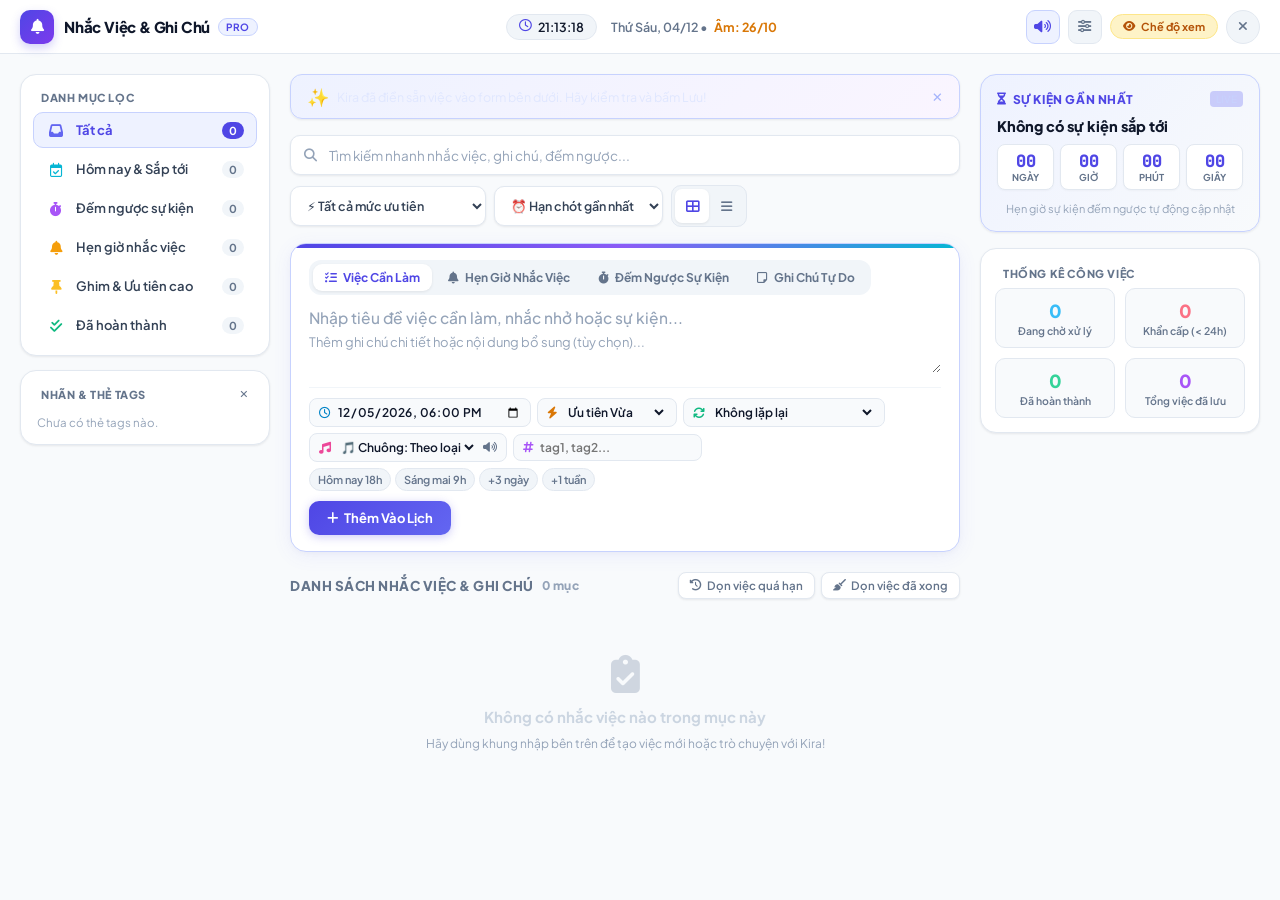
<file: apps/ghi-chu/index.html>
<!DOCTYPE html>
<html lang="vi">
<head>
  <meta charset="UTF-8">
  <meta name="viewport" content="width=device-width, initial-scale=1.0">
  <title>Reminders, Notes & Countdowns - Workspace Pro</title>
  
  <!-- Google Fonts: Plus Jakarta Sans -->
  <link rel="preconnect" href="https://fonts.googleapis.com">
  <link rel="preconnect" href="https://fonts.gstatic.com" crossorigin>
  <link href="https://fonts.googleapis.com/css2?family=Plus+Jakarta+Sans:wght@300;400;500;600;700;800&family=JetBrains+Mono:wght@400;500;600;700&display=swap" rel="stylesheet">
  
  <!-- FontAwesome 6 -->
  <link rel="stylesheet" href="https://cdnjs.cloudflare.com/ajax/libs/font-awesome/6.4.0/css/all.min.css">

  <!-- Supabase Database Storage Adapter -->
  <script src="../../assets/js/db-config.js?v=v49"></script>
  <script src="../../assets/js/db-storage.js?v=v50"></script>
  <script src="../../assets/js/sound-engine.js?v=v49"></script>
  <!-- System Version Gatekeeper -->
  <script src="../../assets/js/system-version.js?v=2.13.0"></script>

  <style>
    :root {
      --bg-base: #f8fafc;
      --bg-surface: #ffffff;
      --bg-surface-elevated: #ffffff;
      --bg-glass: rgba(255, 255, 255, 0.92);
      --border-glass: #e2e8f0;
      --border-highlight: #c7d2fe;

      --primary: #4f46e5;
      --primary-hover: #4338ca;
      --primary-light: #eef2ff;
      --primary-glow: rgba(79, 70, 229, 0.12);
      
      --accent-cyan: #0284c7;
      --accent-rose: #e11d48;
      --accent-amber: #d97706;
      --accent-emerald: #059669;
      --accent-purple: #7c3aed;

      --text-main: #0f172a; /* Slate 900 - Nổi bật nhất, sắc nét */
      --text-body: #334155; /* Slate 700 - Đọc rõ ràng */
      --text-muted: #64748b; /* Slate 500 - Phụ trợ, dịu mắt */
      --text-dim: #94a3b8; /* Slate 400 - Mờ nhẹ */

      --prio-high-bg: #fef2f2;
      --prio-high-border: #fecaca;
      --prio-high-text: #dc2626;

      --prio-med-bg: #fffbeb;
      --prio-med-border: #fde68a;
      --prio-med-text: #b45309;

      --prio-low-bg: #f0fdf4;
      --prio-low-border: #bbf7d0;
      --prio-low-text: #15803d;

      --radius-sm: 8px;
      --radius-md: 12px;
      --radius-lg: 16px;
      --radius-full: 9999px;

      --shadow-sm: 0 1px 3px rgba(15, 23, 42, 0.05), 0 1px 2px rgba(15, 23, 42, 0.03);
      --shadow-md: 0 4px 16px -2px rgba(15, 23, 42, 0.08), 0 2px 6px -1px rgba(15, 23, 42, 0.04);
      --shadow-lg: 0 12px 28px -4px rgba(15, 23, 42, 0.12), 0 4px 10px -2px rgba(15, 23, 42, 0.05);
      --transition: all 0.2s cubic-bezier(0.16, 1, 0.3, 1);
    }

    * {
      box-sizing: border-box;
      margin: 0;
      padding: 0;
      font-family: 'Plus Jakarta Sans', system-ui, -apple-system, sans-serif;
      -webkit-tap-highlight-color: transparent;
    }

    body {
      background-color: var(--bg-base);
      color: var(--text-main);
      min-height: 100vh;
      display: flex;
      flex-direction: column;
      overflow-x: hidden;
      -webkit-font-smoothing: antialiased;
    }

    /* Scrollbar */
    ::-webkit-scrollbar { width: 6px; height: 6px; }
    ::-webkit-scrollbar-track { background: transparent; }
    ::-webkit-scrollbar-thumb { background: #cbd5e1; border-radius: var(--radius-full); }
    ::-webkit-scrollbar-thumb:hover { background: #94a3b8; }

    /* TOP BAR (macOS Style Header - Light Theme) */
    .app-header {
      height: 54px;
      background: rgba(255, 255, 255, 0.95);
      backdrop-filter: blur(20px);
      -webkit-backdrop-filter: blur(20px);
      border-bottom: 1px solid var(--border-glass);
      padding: 0 20px;
      display: flex;
      align-items: center;
      justify-content: space-between;
      position: sticky;
      top: 0;
      z-index: 100;
      gap: 12px;
    }

    .app-brand {
      display: flex;
      align-items: center;
      gap: 10px;
      min-width: 0;
      flex-shrink: 0;
    }

    .app-icon-wrap {
      width: 34px;
      height: 34px;
      border-radius: 10px;
      background: linear-gradient(135deg, #4f46e5, #7c3aed);
      display: flex;
      align-items: center;
      justify-content: center;
      color: #fff;
      font-size: 15px;
      box-shadow: 0 4px 10px rgba(79, 70, 229, 0.25);
      flex-shrink: 0;
    }

    .app-title-group h1 {
      font-size: 15px;
      font-weight: 800;
      letter-spacing: -0.2px;
      color: var(--text-main);
      display: flex;
      align-items: center;
      gap: 8px;
      white-space: nowrap;
    }

    .app-title-badge {
      font-size: 10px;
      padding: 2px 7px;
      border-radius: var(--radius-full);
      background: var(--primary-light);
      border: 1px solid var(--border-highlight);
      color: var(--primary);
      font-weight: 700;
      text-transform: uppercase;
      letter-spacing: 0.5px;
    }

    .header-center-info {
      display: flex;
      align-items: center;
      gap: 14px;
      font-size: 12.5px;
      color: var(--text-muted);
    }

    .live-clock-badge {
      display: inline-flex;
      align-items: center;
      gap: 6px;
      background: #f1f5f9;
      padding: 4px 12px;
      border-radius: var(--radius-full);
      border: 1px solid var(--border-glass);
      font-family: 'JetBrains Mono', monospace;
      font-weight: 600;
      color: var(--text-main);
    }

    .live-calendar-badge {
      display: inline-flex;
      align-items: center;
      gap: 6px;
      font-weight: 600;
    }

    .lunar-tag {
      color: #d97706;
      font-weight: 700;
    }

    .header-actions {
      display: flex;
      align-items: center;
      gap: 8px;
      flex-shrink: 0;
    }

    .admin-badge {
      padding: 5px 12px;
      border-radius: var(--radius-full);
      font-size: 11px;
      font-weight: 700;
      display: inline-flex;
      align-items: center;
      gap: 6px;
      border: 1px solid var(--border-glass);
      background: #f1f5f9;
      color: var(--text-muted);
      transition: var(--transition);
      cursor: pointer;
    }
    .admin-badge.admin-active {
      background: #dcfce7;
      border-color: #86efac;
      color: #15803d;
    }
    .admin-badge.view-only {
      background: #fef3c7;
      border-color: #fde68a;
      color: #b45309;
    }

    .sound-toggle-btn {
      width: 34px;
      height: 34px;
      border-radius: 9px;
      background: #f1f5f9;
      border: 1px solid var(--border-glass);
      color: var(--text-muted);
      cursor: pointer;
      display: flex;
      align-items: center;
      justify-content: center;
      transition: var(--transition);
      flex-shrink: 0;
    }
    .sound-toggle-btn:hover {
      background: #e2e8f0;
      color: var(--text-main);
    }
    .sound-toggle-btn.active {
      color: var(--primary);
      background: var(--primary-light);
      border-color: var(--border-highlight);
    }

    .close-app-btn {
      width: 34px;
      height: 34px;
      border-radius: 50%;
      background: #f1f5f9;
      border: 1px solid var(--border-glass);
      color: var(--text-muted);
      cursor: pointer;
      display: inline-flex;
      align-items: center;
      justify-content: center;
      font-size: 13px;
      transition: var(--transition);
      flex-shrink: 0;
    }
    .close-app-btn:hover {
      background: #fee2e2;
      color: #ef4444;
      border-color: #fca5a5;
    }
    .close-app-btn:active {
      transform: scale(0.92);
    }

    /* MAIN WORKSPACE LAYOUT */
    .workspace-container {
      flex: 1;
      display: flex;
      max-width: 1680px;
      width: 100%;
      margin: 0 auto;
      padding: 20px;
      gap: 20px;
      align-items: flex-start;
    }

    /* 1. LEFT SIDEBAR */
    .workspace-sidebar {
      width: 250px;
      flex-shrink: 0;
      display: flex;
      flex-direction: column;
      gap: 14px;
      position: sticky;
      top: 74px;
    }

    .nav-card {
      background: #ffffff;
      border: 1px solid var(--border-glass);
      border-radius: var(--radius-lg);
      padding: 12px;
      box-shadow: var(--shadow-sm);
    }

    .nav-section-title {
      font-size: 11px;
      font-weight: 800;
      text-transform: uppercase;
      letter-spacing: 0.6px;
      color: var(--text-muted);
      padding: 4px 8px 8px;
      display: flex;
      align-items: center;
      justify-content: space-between;
    }

    .nav-list {
      display: flex;
      flex-direction: column;
      gap: 3px;
    }

    .nav-item {
      display: flex;
      align-items: center;
      justify-content: space-between;
      padding: 8px 12px;
      border-radius: 10px;
      cursor: pointer;
      transition: var(--transition);
      color: var(--text-body);
      font-size: 13px;
      font-weight: 600;
      border: 1px solid transparent;
      user-select: none;
    }

    .nav-item:hover {
      background: #f1f5f9;
      color: var(--text-main);
    }

    .nav-item.active {
      background: var(--primary-light);
      border-color: var(--border-highlight);
      color: var(--primary);
      font-weight: 700;
    }

    .nav-item-left {
      display: flex;
      align-items: center;
      gap: 10px;
    }

    .nav-icon {
      font-size: 14px;
      width: 20px;
      text-align: center;
    }

    .nav-count-badge {
      font-size: 11px;
      font-weight: 700;
      padding: 2px 7px;
      border-radius: var(--radius-full);
      background: #f1f5f9;
      color: var(--text-muted);
    }
    .nav-item.active .nav-count-badge {
      background: var(--primary);
      color: #fff;
    }

    /* Tags Cloud */
    .tags-cloud {
      display: flex;
      flex-wrap: wrap;
      gap: 6px;
      padding: 6px 4px 2px;
    }

    .tag-pill {
      font-size: 11.5px;
      padding: 3px 9px;
      border-radius: var(--radius-full);
      background: #f1f5f9;
      border: 1px solid var(--border-glass);
      color: var(--text-muted);
      cursor: pointer;
      transition: var(--transition);
      display: inline-flex;
      align-items: center;
      gap: 4px;
    }
    .tag-pill:hover, .tag-pill.active {
      background: #e0f2fe;
      border-color: #bae6fd;
      color: #0369a1;
      font-weight: 700;
    }

    /* 2. CENTER CONTENT */
    .workspace-main {
      flex: 1;
      min-width: 0;
      display: flex;
      flex-direction: column;
      gap: 16px;
    }

    /* AI Banner */
    .ai-banner-wrap {
      display: none;
      background: linear-gradient(135deg, #eef2ff, #faf5ff);
      border: 1px solid #c7d2fe;
      border-radius: var(--radius-md);
      padding: 10px 16px;
      display: flex;
      align-items: center;
      justify-content: space-between;
      gap: 12px;
      box-shadow: var(--shadow-sm);
    }

    /* Action Search & Filter Bar */
    .action-bar {
      display: flex;
      align-items: center;
      justify-content: space-between;
      gap: 10px;
      flex-wrap: wrap;
    }

    .search-box-wrap {
      flex: 1;
      min-width: 240px;
      position: relative;
    }

    .search-box-wrap i {
      position: absolute;
      left: 14px;
      top: 50%;
      transform: translateY(-50%);
      color: var(--text-dim);
      font-size: 13px;
    }

    .search-input {
      width: 100%;
      height: 40px;
      background: #ffffff;
      border: 1px solid var(--border-glass);
      border-radius: 10px;
      padding: 0 16px 0 38px;
      color: var(--text-main);
      font-size: 13.5px;
      outline: none;
      transition: var(--transition);
      box-shadow: var(--shadow-sm);
    }
    .search-input:focus {
      border-color: var(--primary);
      box-shadow: 0 0 0 3px var(--primary-glow);
    }
    .search-input::placeholder { color: var(--text-dim); }

    .view-filter-group {
      display: flex;
      align-items: center;
      gap: 8px;
    }

    .filter-btn-select {
      height: 40px;
      background: #ffffff;
      border: 1px solid var(--border-glass);
      border-radius: 10px;
      padding: 0 12px;
      color: var(--text-body);
      font-size: 12.5px;
      font-weight: 600;
      outline: none;
      cursor: pointer;
      box-shadow: var(--shadow-sm);
      transition: var(--transition);
    }
    .filter-btn-select:focus {
      border-color: var(--primary);
    }

    .view-toggle-btns {
      display: flex;
      background: #f1f5f9;
      border: 1px solid var(--border-glass);
      border-radius: 10px;
      padding: 3px;
    }

    .view-btn {
      background: transparent;
      border: none;
      color: var(--text-muted);
      width: 34px;
      height: 34px;
      border-radius: 7px;
      cursor: pointer;
      display: flex;
      align-items: center;
      justify-content: center;
      font-size: 13px;
      transition: var(--transition);
    }
    .view-btn:hover { color: var(--text-main); }
    .view-btn.active {
      background: #ffffff;
      color: var(--primary);
      box-shadow: 0 1px 3px rgba(0, 0, 0, 0.08);
    }

    /* ========================================================================= */
    /* 🎯 KHU VỰC NHẬP GHI CHÚ MỚI (SMART INPUT CARD - HIGHLIGHT & GỌN GÀNG)      */
    /* ========================================================================= */
    .smart-input-card {
      background: #ffffff;
      border: 1.5px solid #c7d2fe; /* Highlight viền màu Indigo sáng */
      border-radius: 16px;
      padding: 16px 18px;
      box-shadow: 0 4px 20px -2px rgba(99, 102, 241, 0.1), 0 2px 6px -1px rgba(0, 0, 0, 0.03);
      position: relative;
      overflow: hidden;
      transition: var(--transition);
    }
    /* Dải Gradient Highlight Nhận Diện Trên Đỉnh Khung Nhập */
    .smart-input-card::before {
      content: '';
      position: absolute;
      top: 0; left: 0; right: 0;
      height: 3.5px;
      background: linear-gradient(90deg, #4f46e5, #8b5cf6, #06b6d4);
    }
    .smart-input-card:focus-within {
      border-color: #6366f1;
      box-shadow: 0 6px 24px -2px rgba(99, 102, 241, 0.18), 0 0 0 3px rgba(99, 102, 241, 0.12);
    }
    .smart-input-card.ai-form-highlight {
      border-color: #a855f7 !important;
      box-shadow: 0 0 25px rgba(168, 85, 247, 0.35) !important;
      animation: pulseHighlight 2s infinite;
    }
    @keyframes pulseHighlight {
      0%, 100% { box-shadow: 0 0 18px rgba(168, 85, 247, 0.25); }
      50% { box-shadow: 0 0 32px rgba(168, 85, 247, 0.5); }
    }

    /* Tabs Phân Loại Gọn Gàng (Segmented Pills Control) */
    .input-mode-tabs {
      display: flex;
      align-items: center;
      gap: 4px;
      margin-bottom: 12px;
      background: #f1f5f9;
      padding: 4px;
      border-radius: 12px;
      width: fit-content;
      max-width: 100%;
      overflow-x: auto;
      scrollbar-width: none;
    }
    .input-mode-tabs::-webkit-scrollbar { display: none; }

    .input-mode-btn {
      background: transparent;
      border: none;
      color: #64748b;
      padding: 6px 12px;
      border-radius: 9px;
      font-size: 12px;
      font-weight: 700;
      cursor: pointer;
      display: flex;
      align-items: center;
      gap: 6px;
      white-space: nowrap;
      transition: var(--transition);
      flex-shrink: 0;
    }
    .input-mode-btn:hover {
      color: #0f172a;
    }
    .input-mode-btn.active {
      background: #ffffff;
      color: var(--primary);
      box-shadow: 0 1px 3px rgba(0, 0, 0, 0.08);
    }

    .main-input-field {
      width: 100%;
      background: transparent;
      border: none;
      color: #0f172a;
      font-size: 15.5px;
      font-weight: 700;
      outline: none;
      margin-bottom: 6px;
    }
    .main-input-field::placeholder { color: #94a3b8; font-weight: 500; }

    .details-input-field {
      width: 100%;
      background: transparent;
      border: none;
      color: #334155;
      font-size: 13px;
      outline: none;
      resize: vertical;
      min-height: 40px;
      line-height: 1.5;
      margin-bottom: 10px;
    }
    .details-input-field::placeholder { color: #94a3b8; }

    .input-toolbar {
      display: flex;
      align-items: center;
      justify-content: space-between;
      gap: 10px;
      flex-wrap: wrap;
      padding-top: 10px;
      border-top: 1px solid #f1f5f9;
    }

    .toolbar-left {
      display: flex;
      align-items: center;
      gap: 6px;
      flex-wrap: wrap;
    }

    .meta-input-chip {
      background: #f8fafc;
      border: 1px solid #e2e8f0;
      border-radius: 8px;
      padding: 5px 9px;
      color: #475569;
      font-size: 12px;
      display: inline-flex;
      align-items: center;
      gap: 6px;
      cursor: pointer;
      transition: var(--transition);
    }
    .meta-input-chip:hover {
      background: #f1f5f9;
      border-color: #cbd5e1;
    }
    .meta-input-chip input, .meta-input-chip select {
      background: transparent;
      border: none;
      color: #0f172a;
      font-size: 12px;
      font-weight: 600;
      outline: none;
      cursor: pointer;
    }

    .shortcut-chips {
      display: flex;
      align-items: center;
      gap: 4px;
    }
    .shortcut-chip {
      font-size: 11px;
      padding: 4px 8px;
      border-radius: var(--radius-full);
      background: #f1f5f9;
      color: #64748b;
      border: 1px solid #e2e8f0;
      cursor: pointer;
      transition: var(--transition);
      font-weight: 600;
    }
    .shortcut-chip:hover {
      background: #e2e8f0;
      color: #0f172a;
    }

    .btn-add-task {
      background: linear-gradient(135deg, #4f46e5, #6366f1);
      border: none;
      color: #fff;
      padding: 9px 18px;
      border-radius: 10px;
      font-size: 13px;
      font-weight: 700;
      cursor: pointer;
      display: inline-flex;
      align-items: center;
      gap: 6px;
      box-shadow: 0 2px 10px rgba(79, 70, 229, 0.28);
      transition: var(--transition);
    }
    .btn-add-task:hover {
      transform: translateY(-1px);
      box-shadow: 0 4px 16px rgba(79, 70, 229, 0.38);
    }
    .btn-add-task:active { transform: translateY(0); }

    /* ========================================================================= */
    /* 📋 DANH SÁCH NHẮC VIỆC & GHI CHÚ (NỘI DUNG LÀ TRỌNG TÂM, KHÔNG RỐI MẮT)   */
    /* ========================================================================= */
    .task-container-title {
      font-size: 13.5px;
      font-weight: 800;
      color: var(--text-muted);
      text-transform: uppercase;
      letter-spacing: 0.5px;
      display: flex;
      align-items: center;
      justify-content: space-between;
      margin-top: 4px;
    }

    .btn-clean-action {
      background: #ffffff;
      border: 1px solid var(--border-glass);
      color: var(--text-muted);
      border-radius: var(--radius-sm);
      padding: 5px 11px;
      font-size: 11.5px;
      font-weight: 600;
      cursor: pointer;
      display: inline-flex;
      align-items: center;
      gap: 5px;
      transition: var(--transition);
      box-shadow: var(--shadow-sm);
    }
    .btn-clean-action:hover {
      background: #fee2e2;
      border-color: #fca5a5;
      color: #ef4444;
    }

    .task-grid {
      display: grid;
      grid-template-columns: repeat(auto-fill, minmax(320px, 1fr));
      gap: 14px;
    }

    .task-grid.list-view {
      display: flex;
      flex-direction: column;
      gap: 8px;
    }

    /* CARD NHẮC VIỆC: Sáng sủa, Đẹp mắt, Tiêu đề & Nội dung nổi bật nhất */
    .task-card {
      background: #ffffff;
      border: 1px solid #e2e8f0;
      border-radius: 14px;
      padding: 14px 16px;
      display: flex;
      flex-direction: column;
      justify-content: space-between;
      gap: 10px;
      box-shadow: var(--shadow-sm);
      transition: var(--transition);
      position: relative;
      overflow: hidden;
    }
    .task-card:hover {
      border-color: #cbd5e1;
      transform: translateY(-2px);
      box-shadow: var(--shadow-md);
    }

    /* Vạch màu trạng thái bên mép trái tinh tế */
    .task-card::before {
      content: '';
      position: absolute;
      top: 0; left: 0; bottom: 0;
      width: 4px;
      background: #c7d2fe;
    }
    .task-card.prio-high::before { background: #ef4444; }
    .task-card.prio-med::before { background: #f59e0b; }
    .task-card.prio-low::before { background: #10b981; }

    .task-card.is-done {
      opacity: 0.65;
      background: #f8fafc;
    }
    .task-card.is-done .task-title {
      text-decoration: line-through;
      color: #94a3b8 !important;
    }
    .task-card.is-pinned {
      border-color: #fde68a;
      background: #fffdf5;
    }

    .task-card-header {
      display: flex;
      align-items: flex-start;
      gap: 12px;
    }

    /* Checkbox */
    .task-checkbox-wrap {
      position: relative;
      margin-top: 2px;
      flex-shrink: 0;
    }

    .task-checkbox {
      width: 20px;
      height: 20px;
      border-radius: 6px;
      border: 1.5px solid #cbd5e1;
      background: #ffffff;
      cursor: pointer;
      display: flex;
      align-items: center;
      justify-content: center;
      transition: var(--transition);
      color: transparent;
    }
    .task-checkbox:hover {
      border-color: var(--primary);
    }
    .task-card.is-done .task-checkbox {
      background: #10b981;
      border-color: #10b981;
      color: #ffffff;
    }

    .task-card-body {
      flex: 1;
      min-width: 0;
    }

    /* ⭐ TIÊU ĐỀ GHI CHÚ (NỔI BẬT NHẤT TRÊN CARD) ⭐ */
    .task-title {
      font-size: 15.5px !important;
      font-weight: 800 !important;
      color: #0f172a !important; /* Đen sẫm nổi bật, sắc nét */
      line-height: 1.4;
      word-break: break-word;
      margin-bottom: 3px;
    }

    /* ⭐ NỘI DUNG CHI TIẾT GHI CHÚ (RÕ RÀNG, DỄ ĐỌC) ⭐ */
    .task-details {
      font-size: 13px !important;
      color: #334155 !important; /* Slate 700 dễ đọc, không bị chìm */
      line-height: 1.5;
      word-break: break-word;
      white-space: pre-line;
      margin-bottom: 6px;
    }

    /* 🏷️ CÁC BADGE PHỤ TRỢ (TINH GIẢN, SUBTLE, KHÔNG GÂY RỐI MẮT) */
    .task-badges-row {
      display: flex;
      align-items: center;
      gap: 5px;
      flex-wrap: wrap;
      margin-top: 6px;
      margin-bottom: 2px;
    }

    .badge-pill {
      font-size: 10.5px;
      font-weight: 600;
      padding: 2px 7px;
      border-radius: var(--radius-full);
      display: inline-flex;
      align-items: center;
      gap: 4px;
      background: #f1f5f9;
      border: 1px solid #e2e8f0;
      color: #64748b;
    }
    .badge-pill.type-countdown {
      background: #faf5ff;
      border-color: #e9d5ff;
      color: #7c3aed;
    }
    .badge-pill.type-reminder {
      background: #f0fdfa;
      border-color: #ccfbf1;
      color: #0f766e;
    }
    .badge-pill.type-todo {
      background: #eef2ff;
      border-color: #e0e7ff;
      color: #4338ca;
    }
    .badge-pill.type-note {
      background: #fffbeb;
      border-color: #fef3c7;
      color: #b45309;
    }

    .badge-pill.prio-high {
      background: var(--prio-high-bg);
      border-color: var(--prio-high-border);
      color: var(--prio-high-text);
      font-weight: 700;
    }
    .badge-pill.prio-med {
      background: var(--prio-med-bg);
      border-color: var(--prio-med-border);
      color: var(--prio-med-text);
    }
    .badge-pill.prio-low {
      background: var(--prio-low-bg);
      border-color: var(--prio-low-border);
      color: var(--prio-low-text);
    }
    .badge-pill.repeat-badge {
      background: #f0fdf4;
      border-color: #bbf7d0;
      color: #15803d;
    }
    .badge-pill.sound-badge {
      background: #f8fafc;
      border-color: #e2e8f0;
      color: #64748b;
      cursor: pointer;
      transition: var(--transition);
    }
    .badge-pill.sound-badge:hover {
      background: #e2e8f0;
      color: #0f172a;
    }

    .btn-sound-preview-mini {
      background: transparent;
      border: none;
      color: #64748b;
      cursor: pointer;
      padding: 0;
      display: inline-flex;
      align-items: center;
      font-size: 11px;
    }

    /* Tags */
    .task-tags-row {
      display: flex;
      flex-wrap: wrap;
      gap: 4px;
      margin-top: 6px;
    }
    .task-tag {
      font-size: 10.5px;
      color: #0284c7;
      background: #f0f9ff;
      border: 1px solid #e0f2fe;
      padding: 1px 6px;
      border-radius: 4px;
      font-family: 'JetBrains Mono', monospace;
    }

    /* Live Countdown Display on Card */
    .task-countdown-live {
      display: inline-flex;
      align-items: center;
      gap: 5px;
      padding: 2px 8px;
      border-radius: var(--radius-full);
      font-size: 10.5px;
      font-weight: 700;
      font-family: 'JetBrains Mono', monospace;
      background: #f1f5f9;
      color: #475569;
      border: 1px solid #e2e8f0;
      margin-top: 6px;
    }
    .task-countdown-live.urgent {
      background: #fff7ed;
      border-color: #fed7aa;
      color: #c2410c;
      animation: pulseUrgent 1.8s infinite;
    }
    .task-countdown-live.overdue {
      background: #fef2f2;
      border-color: #fecaca;
      color: #dc2626;
    }
    @keyframes pulseUrgent {
      0%, 100% { opacity: 1; }
      50% { opacity: 0.7; }
    }

    .task-card-footer {
      display: flex;
      align-items: center;
      justify-content: space-between;
      gap: 8px;
      padding-top: 8px;
      border-top: 1px solid #f1f5f9;
    }

    .task-meta-time {
      font-size: 11.5px;
      color: #94a3b8;
      display: flex;
      align-items: center;
      gap: 5px;
    }

    .task-action-btns {
      display: flex;
      align-items: center;
      gap: 4px;
    }

    .card-icon-btn {
      width: 28px;
      height: 28px;
      border-radius: 6px;
      background: transparent;
      border: 1px solid transparent;
      color: #94a3b8;
      cursor: pointer;
      display: flex;
      align-items: center;
      justify-content: center;
      font-size: 12px;
      transition: var(--transition);
    }
    .card-icon-btn:hover {
      background: #f1f5f9;
      color: #0f172a;
    }
    .card-icon-btn.btn-delete:hover {
      background: #fee2e2;
      color: #ef4444;
    }
    .card-icon-btn.btn-pin.active {
      color: #d97706;
    }

    /* 3. RIGHT SIDEBAR (FOCUS & LIVE COUNTDOWN HUB) */
    .workspace-widgets {
      width: 280px;
      flex-shrink: 0;
      display: flex;
      flex-direction: column;
      gap: 16px;
      position: sticky;
      top: 74px;
    }

    .focus-timer-card {
      background: linear-gradient(135deg, #eef2ff, #f8fafc);
      border: 1.5px solid #c7d2fe;
      border-radius: var(--radius-lg);
      padding: 16px;
      box-shadow: var(--shadow-sm);
      position: relative;
      overflow: hidden;
    }

    .focus-header {
      display: flex;
      align-items: center;
      justify-content: space-between;
      margin-bottom: 10px;
    }

    .focus-title {
      font-size: 12px;
      font-weight: 800;
      color: var(--primary);
      text-transform: uppercase;
      letter-spacing: 0.6px;
      display: flex;
      align-items: center;
      gap: 6px;
    }

    .featured-event-name {
      font-size: 14.5px;
      font-weight: 800;
      color: #0f172a;
      margin-bottom: 8px;
      line-height: 1.3;
    }

    .big-countdown-grid {
      display: grid;
      grid-template-columns: repeat(4, 1fr);
      gap: 6px;
      margin-bottom: 12px;
    }

    .big-num-box {
      background: #ffffff;
      border: 1px solid #e2e8f0;
      border-radius: 8px;
      padding: 6px 2px;
      text-align: center;
      box-shadow: 0 1px 2px rgba(0, 0, 0, 0.03);
    }
    .big-num-val {
      font-family: 'JetBrains Mono', monospace;
      font-size: 17px;
      font-weight: 800;
      color: var(--primary);
      line-height: 1.2;
    }
    .big-num-label {
      font-size: 9.5px;
      color: var(--text-muted);
      text-transform: uppercase;
      font-weight: 700;
    }

    .stats-card {
      background: #ffffff;
      border: 1px solid var(--border-glass);
      border-radius: var(--radius-lg);
      padding: 14px;
      box-shadow: var(--shadow-sm);
    }

    .stats-grid {
      display: grid;
      grid-template-columns: 1fr 1fr;
      gap: 10px;
    }
    .stat-box {
      background: #f8fafc;
      border: 1px solid #e2e8f0;
      border-radius: 10px;
      padding: 10px;
      text-align: center;
    }
    .stat-val {
      font-size: 18px;
      font-weight: 800;
      color: #0f172a;
    }
    .stat-lbl {
      font-size: 10.5px;
      color: var(--text-muted);
      margin-top: 2px;
      font-weight: 600;
    }

    /* EDIT MODAL */
    .modal-overlay {
      position: fixed;
      inset: 0;
      background: rgba(15, 23, 42, 0.5);
      backdrop-filter: blur(8px);
      -webkit-backdrop-filter: blur(8px);
      z-index: 2000;
      display: none;
      align-items: center;
      justify-content: center;
      padding: 20px;
    }
    .modal-overlay.active { display: flex; }

    .modal-box {
      background: #ffffff;
      border: 1px solid var(--border-glass);
      border-radius: var(--radius-lg);
      width: 520px;
      max-width: 100%;
      box-shadow: var(--shadow-lg);
      overflow: hidden;
      animation: modalPop 0.22s cubic-bezier(0.16, 1, 0.3, 1);
    }
    @keyframes modalPop {
      from { opacity: 0; transform: scale(0.96); }
      to { opacity: 1; transform: scale(1); }
    }

    .modal-header {
      padding: 14px 18px;
      background: #f8fafc;
      border-bottom: 1px solid var(--border-glass);
      display: flex;
      align-items: center;
      justify-content: space-between;
    }
    .modal-title {
      font-size: 14.5px;
      font-weight: 800;
      color: #0f172a;
      display: flex;
      align-items: center;
      gap: 8px;
    }

    .modal-body {
      padding: 18px;
      display: flex;
      flex-direction: column;
      gap: 14px;
    }

    .modal-form-group {
      display: flex;
      flex-direction: column;
      gap: 6px;
    }
    .modal-label {
      font-size: 11.5px;
      font-weight: 700;
      color: var(--text-muted);
      text-transform: uppercase;
      letter-spacing: 0.4px;
    }
    .modal-input {
      background: #ffffff;
      border: 1px solid var(--border-glass);
      border-radius: 8px;
      padding: 8px 12px;
      color: #0f172a;
      font-size: 13.5px;
      outline: none;
    }
    .modal-input:focus { border-color: var(--primary); }

    .modal-footer {
      padding: 12px 18px;
      background: #f8fafc;
      border-top: 1px solid var(--border-glass);
      display: flex;
      align-items: center;
      justify-content: flex-end;
      gap: 8px;
    }

    .modal-btn {
      padding: 7px 16px;
      border-radius: 8px;
      font-size: 12.5px;
      font-weight: 700;
      cursor: pointer;
      border: none;
      transition: var(--transition);
    }
    .btn-secondary {
      background: #e2e8f0;
      color: #334155;
    }
    .btn-secondary:hover { background: #cbd5e1; }
    .btn-primary {
      background: var(--primary);
      color: #fff;
      box-shadow: 0 2px 10px rgba(79, 70, 229, 0.3);
    }
    .btn-primary:hover { background: var(--primary-hover); }

    /* Empty State */
    .empty-state {
      padding: 40px 20px;
      text-align: center;
      color: var(--text-dim);
      display: flex;
      flex-direction: column;
      align-items: center;
      justify-content: center;
      gap: 10px;
    }
    .empty-icon {
      font-size: 38px;
      opacity: 0.4;
      margin-bottom: 4px;
      color: #94a3b8;
    }

    /* Sound Settings Showcase */
    .sound-category-row {
      display: flex;
      align-items: center;
      justify-content: space-between;
      gap: 12px;
      padding: 8px 12px;
      background: #f8fafc;
      border: 1px solid #e2e8f0;
      border-radius: 10px;
    }
    .sound-cat-left {
      display: flex;
      align-items: center;
      gap: 8px;
      flex: 1;
      font-size: 13px;
      font-weight: 600;
      color: #0f172a;
    }
    .sound-cat-right {
      display: flex;
      align-items: center;
      gap: 6px;
    }
    .sound-cat-select {
      padding: 5px 10px;
      font-size: 12px;
      width: 180px;
      background: #ffffff;
      color: #0f172a;
      border-radius: 8px;
      border: 1px solid #cbd5e1;
      outline: none;
    }
    .sound-catalog-grid {
      display: grid;
      grid-template-columns: repeat(2, 1fr);
      gap: 8px;
    }
    .sound-catalog-card {
      display: flex;
      align-items: center;
      justify-content: space-between;
      padding: 8px 12px;
      background: #f8fafc;
      border: 1px solid #e2e8f0;
      border-radius: 8px;
      transition: var(--transition);
    }
    .sound-catalog-card:hover {
      background: #eef2ff;
      border-color: #c7d2fe;
    }
    .sound-card-name {
      font-size: 12px;
      font-weight: 700;
      color: #0f172a;
      display: flex;
      align-items: center;
      gap: 6px;
    }
    .sound-card-desc {
      font-size: 10.5px;
      color: #64748b;
      margin-top: 2px;
    }

    /* ========================================================================= */
    /* 📱 RESPONSIVE ĐA THIẾT BỊ (THEO QUY TẮC RESPONSIVE_UI_DESIGN_SPEC.md)      */
    /* ========================================================================= */
    @media (max-width: 1024px) {
      .workspace-widgets { display: none; }
    }

    /* Tablet & iPadOS Split View */
    @media (min-width: 768px) and (max-width: 1024px) {
      .workspace-container {
        padding: 14px;
        gap: 14px;
      }
      .workspace-sidebar {
        width: 240px;
        position: static;
      }
      .task-grid {
        grid-template-columns: repeat(2, 1fr);
      }
    }

    /* Mobile (<= 767px) - TRIỆT TIÊU 100% LỖI KHUẤT / TRÀN BÊN PHẢI (ZERO-OVERFLOW) */
    @media (max-width: 767px) {
      html, body {
        overflow-x: hidden !important;
        width: 100% !important;
        max-width: 100vw !important;
      }

      .app-header {
        padding: 0 10px;
        height: 52px;
        gap: 6px;
        width: 100%;
        box-sizing: border-box;
      }
      .app-brand {
        min-width: 0;
        flex: 1;
        overflow: hidden;
      }
      .app-icon-wrap {
        width: 30px;
        height: 30px;
        font-size: 13px;
        border-radius: 8px;
        flex-shrink: 0;
      }
      .app-title-group {
        min-width: 0;
        flex: 1;
        overflow: hidden;
      }
      .app-title-group h1 {
        font-size: 13.5px !important;
        white-space: nowrap !important;
        overflow: hidden !important;
        text-overflow: ellipsis !important;
      }
      .app-title-badge {
        display: none !important;
      }
      .header-center-info {
        display: none !important;
      }

      /* Rút gọn cụm Header Action thành Icon Buttons 32px chuẩn iOS */
      .header-actions {
        gap: 4px;
        flex-shrink: 0;
      }
      .admin-badge {
        width: 32px !important;
        height: 32px !important;
        padding: 0 !important;
        border-radius: 9px !important;
        display: inline-flex !important;
        align-items: center !important;
        justify-content: center !important;
      }
      .admin-badge .badge-text {
        display: none !important;
      }
      .sound-toggle-btn {
        width: 32px !important;
        height: 32px !important;
        border-radius: 9px !important;
      }
      .close-app-btn {
        width: 32px !important;
        height: 32px !important;
        border-radius: 9px !important;
      }

      /* Container chính trên mobile */
      .workspace-container {
        flex-direction: column;
        padding: 10px;
        gap: 10px;
        width: 100% !important;
        max-width: 100% !important;
        box-sizing: border-box !important;
        overflow-x: hidden !important;
      }

      .workspace-main {
        width: 100% !important;
        max-width: 100% !important;
        min-width: 0 !important;
        box-sizing: border-box !important;
      }

      /* Sidebar chuyển thành Layer Ngang (Horizontal Scroll Chips Bar) */
      .workspace-sidebar {
        width: 100% !important;
        max-width: 100% !important;
        position: static;
        box-sizing: border-box;
      }
      .workspace-sidebar .nav-card {
        padding: 5px 6px;
        border-radius: 12px;
        width: 100%;
        box-sizing: border-box;
      }
      .workspace-sidebar .nav-section-title {
        display: none;
      }
      .workspace-sidebar .nav-list {
        display: flex;
        flex-direction: row;
        overflow-x: auto;
        gap: 5px;
        padding-bottom: 2px;
        white-space: nowrap;
        scrollbar-width: none;
        -webkit-overflow-scrolling: touch;
        width: 100%;
        box-sizing: border-box;
      }
      .workspace-sidebar .nav-list::-webkit-scrollbar { display: none; }
      .workspace-sidebar .nav-item {
        padding: 5px 10px;
        font-size: 11.5px;
        border-radius: var(--radius-full);
        flex-shrink: 0;
      }
      .workspace-sidebar .nav-card:nth-child(n+2) {
        display: none;
      }

      /* AI Banner Responsive: Chữ tự động bẻ dòng, không làm phình màn hình */
      .ai-banner-wrap {
        width: 100% !important;
        max-width: 100% !important;
        box-sizing: border-box !important;
        padding: 8px 10px;
      }
      .ai-banner-wrap > div {
        min-width: 0;
        flex: 1;
      }
      #aiBannerText {
        white-space: normal !important;
        word-break: break-word !important;
        font-size: 11.5px;
        line-height: 1.35;
      }

      /* Action bar search & filter */
      .action-bar {
        width: 100% !important;
        max-width: 100% !important;
        gap: 8px;
        box-sizing: border-box;
        flex-direction: column;
      }
      .search-box-wrap {
        width: 100% !important;
        min-width: 0 !important;
        box-sizing: border-box;
      }
      .view-filter-group {
        width: 100% !important;
        max-width: 100% !important;
        display: flex;
        gap: 6px;
        box-sizing: border-box;
      }
      .filter-btn-select {
        flex: 1;
        width: 50% !important;
        min-width: 0 !important;
        font-size: 11.5px;
        padding: 0 6px;
        box-sizing: border-box;
        text-overflow: ellipsis;
      }
      /* Trên mobile luôn hiển thị 1 cột, ẩn nút đổi Grid/List để tránh tràn layout */
      .view-toggle-btns {
        display: none !important;
      }

      /* Smart Input Card Mobile */
      .smart-input-card {
        width: 100% !important;
        max-width: 100% !important;
        padding: 12px;
        border-radius: 14px;
        box-sizing: border-box !important;
      }
      .input-mode-tabs {
        width: 100% !important;
        max-width: 100% !important;
        gap: 4px;
        box-sizing: border-box;
        overflow-x: auto;
        white-space: nowrap;
        scrollbar-width: none;
      }
      .input-mode-tabs::-webkit-scrollbar { display: none; }
      .input-mode-btn {
        padding: 5px 8px;
        font-size: 11px;
        flex-shrink: 0;
      }
      .main-input-field {
        font-size: 14.5px;
        width: 100%;
        box-sizing: border-box;
      }
      .details-input-field {
        font-size: 12.5px;
        min-height: 36px;
        width: 100%;
        box-sizing: border-box;
      }
      .input-toolbar {
        flex-direction: column;
        align-items: stretch;
        gap: 8px;
        padding-top: 8px;
        width: 100%;
        box-sizing: border-box;
      }
      .toolbar-left {
        width: 100% !important;
        max-width: 100% !important;
        display: grid;
        grid-template-columns: 1fr 1fr;
        gap: 6px;
        box-sizing: border-box;
      }
      .meta-input-chip {
        padding: 5px 8px;
        font-size: 11px;
        justify-content: flex-start;
        border-radius: 8px;
        overflow: hidden;
        min-width: 0;
        width: 100%;
        box-sizing: border-box;
      }
      .meta-input-chip:first-child {
        grid-column: 1 / -1; /* Deadline picker full width */
      }
      .meta-input-chip input, .meta-input-chip select {
        width: 100%;
        min-width: 0;
        font-size: 11px;
      }
      .shortcut-chips {
        display: none !important;
      }
      .btn-add-task {
        width: 100% !important;
        justify-content: center;
        padding: 10px;
        font-size: 13.5px;
        box-sizing: border-box;
      }

      /* ⭐ THANH TIÊU ĐỀ DANH SÁCH (TASK CONTAINER TITLE) - KHẮC PHỤC TRIỆT ĐỂ LỖI ĐẨY RỘNG ⭐ */
      .task-container-title {
        flex-direction: column !important;
        align-items: flex-start !important;
        gap: 8px !important;
        width: 100% !important;
        box-sizing: border-box !important;
      }
      .task-container-title > div:first-child {
        width: 100% !important;
        display: flex !important;
        align-items: center !important;
        justify-content: space-between !important;
      }
      .task-container-title > div:last-child {
        width: 100% !important;
        display: flex !important;
        gap: 6px !important;
      }
      .btn-clean-action {
        flex: 1 !important;
        justify-content: center !important;
        padding: 6px 6px !important;
        font-size: 11px !important;
        white-space: nowrap !important;
        overflow: hidden !important;
        text-overflow: ellipsis !important;
        box-sizing: border-box !important;
      }

      /* Task List 1 Cột & Đảm bảo Card không bị cắt nút */
      .task-grid {
        grid-template-columns: 1fr !important;
        gap: 10px !important;
        width: 100% !important;
        max-width: 100% !important;
        box-sizing: border-box !important;
      }
      .task-card {
        padding: 12px 14px;
        border-radius: 14px;
        width: 100% !important;
        max-width: 100% !important;
        box-sizing: border-box !important;
        min-width: 0 !important;
      }
      .task-card-header {
        min-width: 0 !important;
        width: 100% !important;
      }
      .task-card-body {
        min-width: 0 !important;
        flex: 1 !important;
      }
      .task-card-footer {
        width: 100% !important;
        box-sizing: border-box !important;
        display: flex !important;
        align-items: center !important;
        justify-content: space-between !important;
        gap: 6px !important;
        min-width: 0 !important;
      }
      .task-meta-time {
        min-width: 0 !important;
        flex-shrink: 1 !important;
        font-size: 10.5px !important;
        white-space: nowrap !important;
        overflow: hidden !important;
        text-overflow: ellipsis !important;
      }
      .task-action-btns {
        flex-shrink: 0 !important;
        display: flex !important;
        align-items: center !important;
        gap: 3px !important;
      }
      .card-icon-btn {
        width: 26px !important;
        height: 26px !important;
        flex-shrink: 0 !important;
      }
    }
  </style>
</head>
<body>

  <!-- TOP BAR (macOS Style Header) -->
  <header class="app-header">
    <div class="app-brand">
      <div class="app-icon-wrap">
        <i class="fa-solid fa-bell"></i>
      </div>
      <div class="app-title-group">
        <h1>
          Nhắc Việc & Ghi Chú
          <span class="app-title-badge">PRO</span>
        </h1>
      </div>
    </div>

    <div class="header-center-info">
      <div class="live-clock-badge">
        <i class="fa-regular fa-clock" style="color:var(--primary);"></i>
        <span id="liveClock">--:--:--</span>
      </div>
      <div class="live-calendar-badge" id="liveCalendar">
        Đang nạp ngày tháng...
      </div>
    </div>

    <div class="header-actions">
      <button type="button" class="sound-toggle-btn active" id="soundToggleBtn" onclick="toggleSoundAlerts()" title="Bật/Tắt chuông báo">
        <i class="fa-solid fa-volume-high"></i>
      </button>
      <button type="button" class="sound-toggle-btn" id="soundSettingsBtn" onclick="openSoundSettingsModal()" title="Cài đặt chuông báo đa dạng theo loại & từng nhắc việc">
        <i class="fa-solid fa-sliders"></i>
      </button>
      <div class="admin-badge view-only" id="adminStatusBadge">
        <i class="fa-solid fa-eye"></i> <span class="badge-text">Chế độ xem</span>
      </div>
      <button type="button" class="close-app-btn" onclick="closeGhiChuApp()" title="Đóng ứng dụng (Quay về màn hình chính)">
        <i class="fa-solid fa-xmark"></i>
      </button>
    </div>
  </header>

  <!-- MAIN WORKSPACE -->
  <div class="workspace-container">

    <!-- 1. LEFT SIDEBAR -->
    <aside class="workspace-sidebar">
      <div class="nav-card">
        <div class="nav-section-title">
          <span>DANH MỤC LỌC</span>
        </div>
        <div class="nav-list">
          <div class="nav-item active" onclick="switchFilterView('all', this)">
            <div class="nav-item-left">
              <span class="nav-icon"><i class="fa-solid fa-inbox" style="color:#6366f1;"></i></span>
              <span>Tất cả</span>
            </div>
            <span class="nav-count-badge" id="countAll">0</span>
          </div>

          <div class="nav-item" onclick="switchFilterView('today', this)">
            <div class="nav-item-left">
              <span class="nav-icon"><i class="fa-regular fa-calendar-check" style="color:#06b6d4;"></i></span>
              <span>Hôm nay & Sắp tới</span>
            </div>
            <span class="nav-count-badge" id="countToday">0</span>
          </div>

          <div class="nav-item" onclick="switchFilterView('countdown', this)">
            <div class="nav-item-left">
              <span class="nav-icon"><i class="fa-solid fa-stopwatch" style="color:#a855f7;"></i></span>
              <span>Đếm ngược sự kiện</span>
            </div>
            <span class="nav-count-badge" id="countCountdown">0</span>
          </div>

          <div class="nav-item" onclick="switchFilterView('reminder', this)">
            <div class="nav-item-left">
              <span class="nav-icon"><i class="fa-solid fa-bell" style="color:#f59e0b;"></i></span>
              <span>Hẹn giờ nhắc việc</span>
            </div>
            <span class="nav-count-badge" id="countReminder">0</span>
          </div>

          <div class="nav-item" onclick="switchFilterView('pinned', this)">
            <div class="nav-item-left">
              <span class="nav-icon"><i class="fa-solid fa-thumbtack" style="color:#fbbf24;"></i></span>
              <span>Ghim & Ưu tiên cao</span>
            </div>
            <span class="nav-count-badge" id="countPinned">0</span>
          </div>

          <div class="nav-item" onclick="switchFilterView('done', this)">
            <div class="nav-item-left">
              <span class="nav-icon"><i class="fa-solid fa-check-double" style="color:#10b981;"></i></span>
              <span>Đã hoàn thành</span>
            </div>
            <span class="nav-count-badge" id="countDone">0</span>
          </div>
        </div>
      </div>

      <!-- Tags Filter -->
      <div class="nav-card">
        <div class="nav-section-title">
          <span>NHÃN & THẺ TAGS</span>
          <span style="cursor:pointer;" onclick="clearTagFilter()" title="Xóa lọc tag">✕</span>
        </div>
        <div class="tags-cloud" id="tagsCloudList">
          <!-- Rendered dynamically -->
          <span style="font-size:11.5px; color:var(--text-dim);">Chưa có thẻ tags nào.</span>
        </div>
      </div>
    </aside>

    <!-- 2. CENTER WORKSPACE -->
    <main class="workspace-main">

      <!-- AI Notification Banner (When opened/prefilled by Công AI) -->
      <div class="ai-banner-wrap" id="aiBannerWrap">
        <div style="display:flex; align-items:center; gap:8px;">
          <span style="font-size:18px;">✨</span>
          <span style="font-size:12.5px; color:#e0e7ff;" id="aiBannerText">Kira đã điền sẵn việc vào form bên dưới. Hãy kiểm tra và bấm Lưu!</span>
        </div>
        <button type="button" onclick="document.getElementById('aiBannerWrap').style.display='none'" style="background:none; border:none; color:#a5b4fc; cursor:pointer;">✕</button>
      </div>

      <!-- Action Search & Filter Bar -->
      <div class="action-bar">
        <div class="search-box-wrap">
          <i class="fa-solid fa-magnifying-glass"></i>
          <input type="text" class="search-input" id="taskSearchInput" placeholder="Tìm kiếm nhanh nhắc việc, ghi chú, đếm ngược..." oninput="handleSearch(this.value)">
        </div>

        <div class="view-filter-group">
          <select class="filter-btn-select" id="prioFilterSelect" onchange="handlePrioFilter(this.value)">
            <option value="all">⚡ Tất cả mức ưu tiên</option>
            <option value="high">🔥 Ưu tiên Cao (Khẩn cấp)</option>
            <option value="medium">⭐ Ưu tiên Trung bình</option>
            <option value="low">🌱 Ưu tiên Thấp</option>
          </select>

          <select class="filter-btn-select" id="sortSelect" onchange="handleSortChange(this.value)">
            <option value="deadline">⏰ Hạn chót gần nhất</option>
            <option value="prio">🔥 Ưu tiên cao nhất</option>
            <option value="newest">✨ Mới tạo nhất</option>
          </select>

          <div class="view-toggle-btns">
            <button type="button" class="view-btn active" id="btnViewGrid" onclick="toggleLayoutView('grid')" title="Dạng lưới (Grid)">
              <i class="fa-solid fa-table-cells-large"></i>
            </button>
            <button type="button" class="view-btn" id="btnViewList" onclick="toggleLayoutView('list')" title="Dạng danh sách (List)">
              <i class="fa-solid fa-bars"></i>
            </button>
          </div>
        </div>
      </div>

      <!-- SMART QUICK ADD CARD -->
      <div class="smart-input-card" id="smartInputCard">
        <div class="input-mode-tabs">
          <button type="button" class="input-mode-btn active" data-mode="todo" onclick="switchInputMode('todo', this)">
            <i class="fa-solid fa-list-check"></i> Việc Cần Làm
          </button>
          <button type="button" class="input-mode-btn" data-mode="reminder" onclick="switchInputMode('reminder', this)">
            <i class="fa-solid fa-bell"></i> Hẹn Giờ Nhắc Việc
          </button>
          <button type="button" class="input-mode-btn" data-mode="countdown" onclick="switchInputMode('countdown', this)">
            <i class="fa-solid fa-stopwatch"></i> Đếm Ngược Sự Kiện
          </button>
          <button type="button" class="input-mode-btn" data-mode="note" onclick="switchInputMode('note', this)">
            <i class="fa-regular fa-note-sticky"></i> Ghi Chú Tự Do
          </button>
        </div>

        <input type="text" class="main-input-field" id="taskTitleInput" placeholder="Nhập tiêu đề việc cần làm, nhắc nhở hoặc sự kiện..." onkeydown="handleInputKeydown(event)">
        <textarea class="details-input-field" id="taskDetailsInput" rows="1" placeholder="Thêm ghi chú chi tiết hoặc nội dung bổ sung (tùy chọn)..."></textarea>

        <div class="input-toolbar">
          <div class="toolbar-left">
            <!-- Deadline Picker -->
            <div class="meta-input-chip" title="Chọn thời hạn">
              <i class="fa-regular fa-clock" style="color:var(--accent-cyan);"></i>
              <input type="datetime-local" id="taskDeadlineInput">
            </div>

            <!-- Priority Selector -->
            <div class="meta-input-chip" title="Mức độ ưu tiên">
              <i class="fa-solid fa-bolt" style="color:var(--accent-amber);"></i>
              <select id="taskPriorityInput">
                <option value="medium">Ưu tiên Vừa</option>
                <option value="high">Ưu tiên Cao 🔥</option>
                <option value="low">Ưu tiên Thấp</option>
              </select>
            </div>

            <!-- Repeat Cycle Selector -->
            <div class="meta-input-chip" title="Nhắc lặp lại chu kỳ">
              <i class="fa-solid fa-arrows-rotate" style="color:#10b981;"></i>
              <select id="taskRepeatInput">
                <option value="none">Không lặp lại</option>
                <option value="daily">Hàng ngày 🔄</option>
                <option value="workdays">Ngày làm việc (T2 - T6) 🏢</option>
                <option value="weekly">Hàng tuần 📅</option>
                <option value="monthly">Hàng tháng 🗓️</option>
              </select>
            </div>

            <!-- Sound Selector -->
            <div class="meta-input-chip" title="Chuông báo khi tới hạn">
              <i class="fa-solid fa-music" style="color:#ec4899;"></i>
              <select id="taskSoundInput" onchange="previewSelectedSound(this.value)">
                <option value="default">🎵 Chuông: Theo loại</option>
                <option value="macos_chime">🔔 macOS Chime</option>
                <option value="radar_alarm">⏰ Radar Báo Thức</option>
                <option value="crystal_bell">✨ Chuông Pha Lê</option>
                <option value="digital_beep">📟 Đồng Hồ Điện Tử</option>
                <option value="zen_bowl">🧘 Chuông Thiền Zen</option>
                <option value="fanfare">🎺 Khải Hoàn</option>
                <option value="cyber_synth">⚡ Cyber Synth</option>
                <option value="marimba">🌊 Marimba Apple</option>
                <option value="urgent_siren">🚨 Còi Báo Động</option>
                <option value="water_drop">💧 Giọt Nước</option>
              </select>
              <button type="button" class="btn-sound-preview-mini" onclick="previewCurrentSoundInput(event)" title="Nghe thử chuông này">
                <i class="fa-solid fa-volume-high"></i>
              </button>
            </div>

            <!-- Tags Input -->
            <div class="meta-input-chip" title="Nhập thẻ tag">
              <i class="fa-solid fa-hashtag" style="color:#a855f7;"></i>
              <input type="text" id="taskTagsInput" placeholder="tag1, tag2..." style="flex:1; min-width:0; width:100%;">
            </div>

            <!-- Shortcuts -->
            <div class="shortcut-chips">
              <span class="shortcut-chip" onclick="setQuickDeadline(0, 18, 0)">Hôm nay 18h</span>
              <span class="shortcut-chip" onclick="setQuickDeadline(1, 9, 0)">Sáng mai 9h</span>
              <span class="shortcut-chip" onclick="setQuickDeadline(3, 17, 0)">+3 ngày</span>
              <span class="shortcut-chip" onclick="setQuickDeadline(7, 10, 0)">+1 tuần</span>
            </div>
          </div>

          <button type="button" class="btn-add-task" onclick="handleCreateTask()">
            <i class="fa-solid fa-plus"></i> Thêm Vào Lịch
          </button>
        </div>
      </div>

      <!-- TASKS LIST / GRID -->
      <div class="task-container-title">
        <div style="display:flex; align-items:center; gap:8px;">
          <span id="currentViewTitle">DANH SÁCH NHẮC VIỆC & GHI CHÚ</span>
          <span style="font-size:12px; color:var(--text-dim); text-transform:none;" id="itemsCountLabel">0 mục</span>
        </div>
        <div style="display:flex; gap:6px;">
          <button type="button" class="btn-clean-action" onclick="cleanUpOverdueTasks()" title="Xóa các việc đã quá hạn chót">
            <i class="fa-solid fa-clock-rotate-left"></i> Dọn việc quá hạn
          </button>
          <button type="button" class="btn-clean-action" onclick="cleanUpCompletedTasks()" title="Dọn dẹp các việc đã hoàn thành">
            <i class="fa-solid fa-broom"></i> Dọn việc đã xong
          </button>
        </div>
      </div>

      <div class="task-grid" id="tasksListContainer">
        <!-- Rendered by JS -->
      </div>

    </main>

    <!-- 3. RIGHT SIDEBAR (FOCUS & LIVE COUNTDOWNS) -->
    <aside class="workspace-widgets">
      <!-- Live Featured Event Countdown Box -->
      <div class="focus-timer-card">
        <div class="focus-header">
          <div class="focus-title">
            <i class="fa-solid fa-hourglass-half"></i> SỰ KIỆN GẦN NHẤT
          </div>
          <span style="font-size:10px; padding:2px 6px; border-radius:4px; background:rgba(99,102,241,0.3); color:#c7d2fe;">LIVE</span>
        </div>

        <div class="featured-event-name" id="featuredEventTitle">
          Không có sự kiện sắp tới
        </div>

        <div class="big-countdown-grid">
          <div class="big-num-box">
            <div class="big-num-val" id="featDays">00</div>
            <div class="big-num-label">Ngày</div>
          </div>
          <div class="big-num-box">
            <div class="big-num-val" id="featHours">00</div>
            <div class="big-num-label">Giờ</div>
          </div>
          <div class="big-num-box">
            <div class="big-num-val" id="featMins">00</div>
            <div class="big-num-label">Phút</div>
          </div>
          <div class="big-num-box">
            <div class="big-num-val" id="featSecs">00</div>
            <div class="big-num-label">Giây</div>
          </div>
        </div>

        <div style="font-size:11px; color:#94a3b8; text-align:center;" id="featuredEventDate">
          Hẹn giờ sự kiện đếm ngược tự động cập nhật
        </div>
      </div>

      <!-- Quick Statistics -->
      <div class="stats-card">
        <div class="nav-section-title">
          <span>THỐNG KÊ CÔNG VIỆC</span>
        </div>
        <div class="stats-grid">
          <div class="stat-box">
            <div class="stat-val" id="statPendingCount" style="color:#38bdf8;">0</div>
            <div class="stat-lbl">Đang chờ xử lý</div>
          </div>
          <div class="stat-box">
            <div class="stat-val" id="statUrgentCount" style="color:#fb7185;">0</div>
            <div class="stat-lbl">Khẩn cấp (< 24h)</div>
          </div>
          <div class="stat-box">
            <div class="stat-val" id="statDoneCount" style="color:#34d399;">0</div>
            <div class="stat-lbl">Đã hoàn thành</div>
          </div>
          <div class="stat-box">
            <div class="stat-val" id="statTotalCount" style="color:#a855f7;">0</div>
            <div class="stat-lbl">Tổng việc đã lưu</div>
          </div>
        </div>
      </div>
    </aside>

  </div>

  <!-- EDIT MODAL (macOS Sheet Modal) -->
  <div class="modal-overlay" id="editModalOverlay">
    <div class="modal-box">
      <div class="modal-header">
        <div class="modal-title">
          <i class="fa-solid fa-pen-to-square" style="color:var(--primary);"></i> Chỉnh Sửa Nhắc Việc & Ghi Chú
        </div>
        <button type="button" class="card-icon-btn" onclick="closeEditModal()">✕</button>
      </div>

      <div class="modal-body">
        <input type="hidden" id="editTaskId">

        <div class="modal-form-group">
          <label class="modal-label">Tiêu đề việc / nhắc nhở:</label>
          <input type="text" class="modal-input" id="editTaskTitle">
        </div>

        <div class="modal-form-group">
          <label class="modal-label">Nội dung chi tiết bổ sung:</label>
          <textarea class="modal-input" id="editTaskDetails" rows="3" style="resize:vertical;"></textarea>
        </div>

        <div style="display:grid; grid-template-columns:1fr 1fr; gap:12px;">
          <div class="modal-form-group">
            <label class="modal-label">Thời gian tới hạn:</label>
            <input type="datetime-local" class="modal-input" id="editTaskDeadline">
          </div>

          <div class="modal-form-group">
            <label class="modal-label">Phân loại:</label>
            <select class="modal-input" id="editTaskType">
              <option value="todo">Việc cần làm</option>
              <option value="reminder">Hẹn giờ nhắc nhở</option>
              <option value="countdown">Đếm ngược sự kiện</option>
              <option value="note">Ghi chú tự do</option>
            </select>
          </div>
        </div>

        <div style="display:grid; grid-template-columns:1fr 1fr; gap:12px;">
          <div class="modal-form-group">
            <label class="modal-label">Mức độ ưu tiên:</label>
            <select class="modal-input" id="editTaskPriority">
              <option value="high">Ưu tiên Cao 🔥</option>
              <option value="medium">Ưu tiên Vừa ⭐</option>
              <option value="low">Ưu tiên Thấp 🌱</option>
            </select>
          </div>

          <div class="modal-form-group">
            <label class="modal-label">Lặp lại chu kỳ:</label>
            <select class="modal-input" id="editTaskRepeat">
              <option value="none">Không lặp lại</option>
              <option value="daily">Hàng ngày 🔄</option>
              <option value="workdays">Ngày làm việc (T2 - T6) 🏢</option>
              <option value="weekly">Hàng tuần 📅</option>
              <option value="monthly">Hàng tháng 🗓️</option>
            </select>
          </div>
        </div>

        <div class="modal-form-group">
          <label class="modal-label">Chuông báo khi tới hạn:</label>
          <div style="display:flex; gap:6px;">
            <select class="modal-input" id="editTaskSound" onchange="previewSelectedSound(this.value)">
              <option value="default">🎵 Chuông: Tự động theo loại</option>
              <option value="macos_chime">🔔 macOS Chime (Cổ điển)</option>
              <option value="radar_alarm">⏰ Radar Alarm (Báo thức)</option>
              <option value="crystal_bell">✨ Chuông Pha Lê (Huyền ảo)</option>
              <option value="digital_beep">📟 Đồng Hồ Điện Tử (Casio)</option>
              <option value="zen_bowl">🧘 Chuông Thiền Zen (432Hz)</option>
              <option value="fanfare">🎺 Khải Hoàn (Tưng bừng)</option>
              <option value="cyber_synth">⚡ Cyberpunk Synth Alert</option>
              <option value="marimba">🌊 Marimba (Gõ phím Apple)</option>
              <option value="urgent_siren">🚨 Còi Báo Động Khẩn Cấp</option>
              <option value="water_drop">💧 Giọt Nước Tinh Khiết</option>
            </select>
            <button type="button" class="btn-sound-preview-mini" onclick="previewSelectedSound(document.getElementById('editTaskSound').value)" title="Nghe thử chuông này">
              <i class="fa-solid fa-volume-high"></i>
            </button>
          </div>
        </div>

        <div class="modal-form-group">
          <label class="modal-label">Thẻ tags (cách nhau bởi dấu phẩy):</label>
          <input type="text" class="modal-input" id="editTaskTags" placeholder="work, report, urgent...">
        </div>
      </div>

      <div class="modal-footer">
        <button type="button" class="modal-btn btn-secondary" onclick="closeEditModal()">Hủy bỏ</button>
        <button type="button" class="modal-btn btn-primary" onclick="saveEditChanges()">
          <i class="fa-solid fa-check"></i> Lưu thay đổi
        </button>
      </div>
    </div>
  </div>

  <!-- SOUND & ALARM SETTINGS MODAL -->
  <div class="modal-overlay" id="soundSettingsModal">
    <div class="modal-box" style="width: 620px;">
      <div class="modal-header">
        <div class="modal-title">
          <i class="fa-solid fa-sliders" style="color:var(--primary);"></i>
          <span>Cài Đặt Chuông Báo Đa Dạng & Từng Loại Nhắc Việc</span>
        </div>
        <button type="button" class="card-icon-btn" onclick="closeSoundSettingsModal()">✕</button>
      </div>

      <div class="modal-body" style="max-height: 75vh; overflow-y: auto;">
        <!-- 1. Master Volume & Toggle -->
        <div style="background: rgba(255,255,255,0.04); border: 1px solid var(--border-glass); border-radius: 12px; padding: 14px; display: flex; flex-direction: column; gap: 12px;">
          <div style="display: flex; align-items: center; justify-content: space-between;">
            <div style="display: flex; align-items: center; gap: 10px;">
              <div style="width: 34px; height: 34px; border-radius: 9px; background: rgba(99,102,241,0.2); display: flex; align-items: center; justify-content: center; color: #a5b4fc; font-size: 15px;">
                <i class="fa-solid fa-volume-high"></i>
              </div>
              <div>
                <div style="font-weight: 700; font-size: 13.5px; color: #fff;">Bật Chuông Báo Toàn Hệ Thống</div>
                <div style="font-size: 11.5px; color: var(--text-dim);">Tự động phát chuông khi đến hạn nhắc nhở hoặc hoàn thành</div>
              </div>
            </div>
            <label class="switch-toggle">
              <input type="checkbox" id="modalSoundMasterToggle" onchange="toggleModalSoundMaster(this.checked)">
              <span class="slider-toggle"></span>
            </label>
          </div>

          <div style="display: flex; align-items: center; gap: 12px; padding-top: 10px; border-top: 1px solid rgba(255,255,255,0.06);">
            <span style="font-size: 12px; color: var(--text-muted); width: 75px;">Âm lượng:</span>
            <input type="range" id="modalSoundVolumeRange" min="0.05" max="1" step="0.05" style="flex:1; accent-color: var(--primary);" oninput="updateModalVolumeDisplay(this.value)">
            <span id="modalSoundVolumePercent" style="font-size: 12px; font-weight: 700; color: #fff; width: 45px; text-align: right;">80%</span>
            <button type="button" class="btn-sound-preview-mini" onclick="previewCurrentSoundSettings()" title="Nghe thử âm lượng">
              <i class="fa-solid fa-play"></i> Thử
            </button>
          </div>
        </div>

        <!-- 2. Category Default Sounds -->
        <div style="display: flex; flex-direction: column; gap: 8px;">
          <div style="font-size: 11.5px; font-weight: 800; color: var(--text-muted); text-transform: uppercase; letter-spacing: 0.5px;">
            CHUÔNG MẶC ĐỊNH THEO TỪNG LOẠI NHẮC VIỆC
          </div>

          <!-- Todo -->
          <div class="sound-category-row">
            <div class="sound-cat-left">
              <span class="badge-pill type-todo"><i class="fa-solid fa-list-check"></i> Việc cần làm (Todo)</span>
            </div>
            <div class="sound-cat-right">
              <select class="sound-cat-select" id="typeSound_todo" onchange="previewSelectedSound(this.value)"></select>
              <button type="button" class="btn-sound-preview-mini" onclick="previewSelectedSound(document.getElementById('typeSound_todo').value)"><i class="fa-solid fa-play"></i></button>
            </div>
          </div>

          <!-- Reminder -->
          <div class="sound-category-row">
            <div class="sound-cat-left">
              <span class="badge-pill type-reminder"><i class="fa-solid fa-bell"></i> Hẹn giờ nhắc nhở (Reminder)</span>
            </div>
            <div class="sound-cat-right">
              <select class="sound-cat-select" id="typeSound_reminder" onchange="previewSelectedSound(this.value)"></select>
              <button type="button" class="btn-sound-preview-mini" onclick="previewSelectedSound(document.getElementById('typeSound_reminder').value)"><i class="fa-solid fa-play"></i></button>
            </div>
          </div>

          <!-- Countdown -->
          <div class="sound-category-row">
            <div class="sound-cat-left">
              <span class="badge-pill type-countdown"><i class="fa-solid fa-stopwatch"></i> Đếm ngược sự kiện</span>
            </div>
            <div class="sound-cat-right">
              <select class="sound-cat-select" id="typeSound_countdown" onchange="previewSelectedSound(this.value)"></select>
              <button type="button" class="btn-sound-preview-mini" onclick="previewSelectedSound(document.getElementById('typeSound_countdown').value)"><i class="fa-solid fa-play"></i></button>
            </div>
          </div>

          <!-- Note -->
          <div class="sound-category-row">
            <div class="sound-cat-left">
              <span class="badge-pill type-note"><i class="fa-regular fa-note-sticky"></i> Ghi chú tự do</span>
            </div>
            <div class="sound-cat-right">
              <select class="sound-cat-select" id="typeSound_note" onchange="previewSelectedSound(this.value)"></select>
              <button type="button" class="btn-sound-preview-mini" onclick="previewSelectedSound(document.getElementById('typeSound_note').value)"><i class="fa-solid fa-play"></i></button>
            </div>
          </div>

          <!-- Urgent Priority -->
          <div class="sound-category-row">
            <div class="sound-cat-left">
              <span class="badge-pill prio-high">🔥 Việc khẩn cấp / Ưu tiên cao</span>
            </div>
            <div class="sound-cat-right">
              <select class="sound-cat-select" id="typeSound_urgent" onchange="previewSelectedSound(this.value)"></select>
              <button type="button" class="btn-sound-preview-mini" onclick="previewSelectedSound(document.getElementById('typeSound_urgent').value)"><i class="fa-solid fa-play"></i></button>
            </div>
          </div>
        </div>

        <!-- 3. Built-in Sound Catalog Showcase -->
        <div style="display: flex; flex-direction: column; gap: 8px;">
          <div style="font-size: 11.5px; font-weight: 800; color: var(--text-muted); text-transform: uppercase; letter-spacing: 0.5px;">
            BỘ SƯU TẬP 10 MẪU CHUÔNG SYNTHESIZER CAO CẤP
          </div>
          <div class="sound-catalog-grid" id="soundCatalogGridContainer">
            <!-- Rendered by JS -->
          </div>
        </div>
      </div>

      <div class="modal-footer">
        <button type="button" class="modal-btn btn-secondary" onclick="closeSoundSettingsModal()">Đóng</button>
        <button type="button" class="modal-btn btn-primary" onclick="saveSoundSettingsFromModal()">
          <i class="fa-solid fa-check"></i> Lưu Cài Đặt Chuông
        </button>
      </div>
    </div>
  </div>

  <!-- FLOATING LIVE ALARM BANNER (TỰ ĐỘNG HIỆN KHI TỚI GIỜ HẸN) -->
  <div class="live-alarm-banner" id="liveAlarmBanner" style="display:none;">
    <div class="alarm-banner-content">
      <div class="alarm-icon-box">
        <i class="fa-solid fa-bell fa-shake"></i>
      </div>
      <div class="alarm-text-box">
        <div class="alarm-badge-tag" id="liveAlarmTag">ĐẾN HẠN NHẮC VIỆC ⏰</div>
        <div class="alarm-title-text" id="liveAlarmTitle">Tên việc cần làm</div>
        <div class="alarm-sub-text" id="liveAlarmTime">Vừa tới hạn chót</div>
      </div>
      <div class="alarm-actions-box">
        <button type="button" class="btn-alarm-action btn-alarm-done" id="liveAlarmBtnDone">
          <i class="fa-solid fa-check"></i> Hoàn Thành
        </button>
        <button type="button" class="btn-alarm-action btn-alarm-snooze" id="liveAlarmBtnSnooze" title="Báo lại sau 5 phút">
          <i class="fa-solid fa-clock-rotate-left"></i> Báo lại 5p
        </button>
        <button type="button" class="btn-alarm-action btn-alarm-dismiss" onclick="dismissLiveAlarmBanner()">
          ✕
        </button>
      </div>
    </div>
  </div>

  <!-- JAVASCRIPT LOGIC -->
  <script>
    // --------------------------------------------------------------------------
    // 1. STATE & AUTH MANAGEMENT
    // --------------------------------------------------------------------------
    let isAdmin = localStorage.getItem('sys_is_admin') === 'true';
    let soundEnabled = localStorage.getItem('reminders_sound_enabled') !== 'false';
    let tasksData = [];
    let currentFilterView = 'all'; // 'all' | 'today' | 'countdown' | 'reminder' | 'pinned' | 'done'
    let currentTagFilter = null;
    let currentPrioFilter = 'all';
    let currentSearchQuery = '';
    let currentSort = 'deadline';
    let currentInputMode = 'todo';
    let isListView = localStorage.getItem('reminders_layout_view') === 'list';

    // BroadcastChannel sync
    try {
      const adminChannel = new BroadcastChannel('system_admin_auth');
      adminChannel.onmessage = (event) => {
        if (event.data && event.data.type === 'ADMIN_STATUS_CHANGED') {
          isAdmin = !!event.data.isAdmin;
          updateAdminUI();
        }
      };
    } catch (e) {}

    window.addEventListener('message', (event) => {
      if (event.data && event.data.type === 'ADMIN_STATUS_CHANGED') {
        isAdmin = !!event.data.isAdmin;
        updateAdminUI();
      } else if (event.data && (event.data.type === 'AI_FILL_NOTE_FORM' || event.data.type === 'AI_FILL_REMINDER_FORM')) {
        handleAiFillNoteForm(event.data.payload);
      } else if (event.data && (event.data.type === 'NOTES_UPDATED' || event.data.type === 'APP_DATA_UPDATED')) {
        loadTasksFromStorage();
      }
    });

    window.addEventListener('storage', (e) => {
      if (e.key === 'sys_is_admin') {
        isAdmin = e.newValue === 'true';
        updateAdminUI();
      } else if (e.key === 'sticky_notes_data') {
        loadTasksFromStorage();
      }
    });

    window.addEventListener('db-storage-ready', () => {
      isAdmin = localStorage.getItem('sys_is_admin') === 'true';
      updateAdminUI();
      loadTasksFromStorage();
    });

    function updateAdminUI() {
      const badge = document.getElementById('adminStatusBadge');
      if (badge) {
        badge.onclick = handleAdminBadgeClick;
        badge.style.cursor = 'pointer';
        if (isAdmin) {
          badge.className = 'admin-badge admin-active';
          badge.innerHTML = '<i class="fa-solid fa-shield-halved"></i> <span class="badge-text">Quản trị viên</span>';
          badge.title = 'Bấm để đăng xuất về Chế độ xem';
        } else {
          badge.className = 'admin-badge view-only';
          badge.innerHTML = '<i class="fa-solid fa-eye"></i> <span class="badge-text">Chế độ xem</span>';
          badge.title = 'Bấm để đăng nhập Quản trị viên';
        }
      }
    }

    function closeGhiChuApp() {
      if (window.parent && window.parent !== window && typeof window.parent.closeCurrentApp === 'function') {
        window.parent.closeCurrentApp();
      } else if (window.parent && window.parent !== window) {
        window.parent.postMessage({ type: 'CLOSE_ACTIVE_APP' }, '*');
      } else {
        window.location.href = '../../index.html';
      }
    }

    function handleAdminBadgeClick() {
      if (isAdmin) {
        if (confirm('Bạn có muốn đăng xuất khỏi Chế độ Quản trị viên về Chế độ xem (Chỉ đọc) không?')) {
          localStorage.setItem('sys_is_admin', 'false');
          isAdmin = false;
          updateAdminUI();
          try {
            new BroadcastChannel('system_admin_auth').postMessage({ type: 'ADMIN_STATUS_CHANGED', isAdmin: false });
          } catch(e) {}
        }
      } else {
        requestAdminLogin();
      }
    }

    function checkAdminPermission() {
      if (!isAdmin) {
        if (confirm('🔒 Bạn đang ở Chế độ xem (Chỉ đọc).\nBạn có muốn đăng nhập Quản trị viên (Admin) ngay để thực hiện thao tác này không?')) {
          requestAdminLogin();
        }
        return false;
      }
      return true;
    }

    function requestAdminLogin() {
      if (window.parent && window.parent.dashboard && typeof window.parent.dashboard.openAdminAuthModal === 'function') {
        window.parent.dashboard.openAdminAuthModal();
      } else {
        const pass = prompt('🔐 Nhập mật khẩu Quản trị viên (Admin):');
        if (!pass) return;
        verifyAndSetAdmin(pass);
      }
    }

    async function verifyAndSetAdmin(pass) {
      try {
        const msgBuffer = new TextEncoder().encode(pass.trim());
        const hashBuffer = await crypto.subtle.digest('SHA-256', msgBuffer);
        const hashHex = Array.from(new Uint8Array(hashBuffer)).map(b => b.toString(16).padStart(2, '0')).join('');
        const storedHash = localStorage.getItem('sys_admin_password_hash') || localStorage.getItem('p2p_admin_pass_hash');

        if ((storedHash && hashHex === storedHash) || pass === '123456' || pass === 'admin' || pass === 'hongcong') {
          localStorage.setItem('sys_is_admin', 'true');
          isAdmin = true;
          updateAdminUI();
          try {
            new BroadcastChannel('system_admin_auth').postMessage({ type: 'ADMIN_STATUS_CHANGED', isAdmin: true });
          } catch(e) {}
          alert('✅ Đăng nhập Quản trị viên thành công!');
        } else {
          alert('❌ Mật khẩu Quản trị viên không chính xác!');
        }
      } catch(e) {
        alert('❌ Lỗi xác thực mật khẩu: ' + e.message);
      }
    }

    // --------------------------------------------------------------------------
    // 2. AUDIO & ALARM SYSTEM (DIVERSE RINGTONE ENGINE)
    // --------------------------------------------------------------------------
    function playNotificationChime(soundIdOrType = 'macos_chime', taskObj = null) {
      if (!soundEnabled) return;
      if (typeof SoundEngine !== 'undefined') {
        let finalSoundId = soundIdOrType;
        if (taskObj) {
          finalSoundId = SoundEngine.resolveTaskSound(taskObj);
        } else if (soundIdOrType === 'success') {
          finalSoundId = 'macos_chime';
        } else if (soundIdOrType === 'alert') {
          finalSoundId = 'urgent_siren';
        }
        SoundEngine.play(finalSoundId);
        return;
      }
    }

    function previewSelectedSound(soundId) {
      if (typeof SoundEngine === 'undefined') return;
      if (soundId === 'default' || !soundId) {
        SoundEngine.preview('macos_chime');
      } else {
        SoundEngine.preview(soundId);
      }
    }

    function previewCurrentSoundInput(event) {
      if (event) event.stopPropagation();
      const el = document.getElementById('taskSoundInput');
      const val = el ? el.value : 'default';
      previewSelectedSound(val);
    }

    function toggleSoundAlerts() {
      soundEnabled = !soundEnabled;
      localStorage.setItem('reminders_sound_enabled', String(soundEnabled));
      if (typeof SoundEngine !== 'undefined') {
        SoundEngine.setSoundEnabled(soundEnabled);
      }
      updateSoundUIState();
      if (soundEnabled) previewSelectedSound('macos_chime');
    }

    function updateSoundUIState() {
      const btn = document.getElementById('soundToggleBtn');
      if (btn) {
        btn.className = `sound-toggle-btn ${soundEnabled ? 'active' : ''}`;
        btn.innerHTML = soundEnabled ? '<i class="fa-solid fa-volume-high"></i>' : '<i class="fa-solid fa-volume-xmark"></i>';
      }
    }

    // Modal Cài đặt chuông báo theo loại & Master Volume
    function openSoundSettingsModal() {
      if (typeof SoundEngine === 'undefined') return;
      const modal = document.getElementById('soundSettingsModal');
      if (!modal) return;

      const masterToggle = document.getElementById('modalSoundMasterToggle');
      if (masterToggle) masterToggle.checked = soundEnabled;

      const volRange = document.getElementById('modalSoundVolumeRange');
      const volPercent = document.getElementById('modalSoundVolumePercent');
      const curVol = SoundEngine.getVolume();
      if (volRange) volRange.value = curVol;
      if (volPercent) volPercent.textContent = Math.round(curVol * 100) + '%';

      // Load type sound selects
      const typeSounds = SoundEngine.getTypeSoundsConfig();
      const types = ['todo', 'reminder', 'countdown', 'note', 'urgent'];
      types.forEach(t => {
        const sel = document.getElementById(`typeSound_${t}`);
        if (sel) {
          sel.innerHTML = SoundEngine.SOUNDS.map(s => `
            <option value="${s.id}" ${typeSounds[t] === s.id ? 'selected' : ''}>${s.icon} ${s.name}</option>
          `).join('');
        }
      });

      // Render catalog grid
      const grid = document.getElementById('soundCatalogGridContainer');
      if (grid) {
        grid.innerHTML = SoundEngine.SOUNDS.map(s => `
          <div class="sound-catalog-card">
            <div>
              <div class="sound-card-name">${s.icon} ${s.name}</div>
              <div class="sound-card-desc">${s.desc}</div>
            </div>
            <button type="button" class="btn-sound-preview-mini" onclick="SoundEngine.preview('${s.id}')" title="Nghe thử âm ${s.name}">
              <i class="fa-solid fa-play"></i> Nghe
            </button>
          </div>
        `).join('');
      }

      modal.classList.add('active');
    }

    function closeSoundSettingsModal() {
      const modal = document.getElementById('soundSettingsModal');
      if (modal) modal.classList.remove('active');
    }

    function toggleModalSoundMaster(checked) {
      soundEnabled = checked;
      localStorage.setItem('reminders_sound_enabled', String(checked));
      if (typeof SoundEngine !== 'undefined') {
        SoundEngine.setSoundEnabled(checked);
      }
      updateSoundUIState();
      if (checked) previewSelectedSound('macos_chime');
    }

    function updateModalVolumeDisplay(val) {
      const vol = parseFloat(val) || 0.8;
      const volPercent = document.getElementById('modalSoundVolumePercent');
      if (volPercent) volPercent.textContent = Math.round(vol * 100) + '%';
      if (typeof SoundEngine !== 'undefined') {
        SoundEngine.setVolume(vol);
      }
    }

    function previewCurrentSoundSettings() {
      if (typeof SoundEngine !== 'undefined') {
        SoundEngine.preview('fanfare');
      }
    }

    function saveSoundSettingsFromModal() {
      if (typeof SoundEngine === 'undefined') return;
      const newConfig = {
        todo: document.getElementById('typeSound_todo')?.value || 'macos_chime',
        reminder: document.getElementById('typeSound_reminder')?.value || 'radar_alarm',
        countdown: document.getElementById('typeSound_countdown')?.value || 'fanfare',
        note: document.getElementById('typeSound_note')?.value || 'crystal_bell',
        urgent: document.getElementById('typeSound_urgent')?.value || 'urgent_siren'
      };

      SoundEngine.saveTypeSoundsConfig(newConfig);
      closeSoundSettingsModal();
      renderTasks();
      SoundEngine.preview(newConfig.reminder);
    }

    // LIVE ALARM MONITOR (TỰ ĐỘNG BÁO ĐỘNG KHI TỚI GIỜ HẸN)
    let triggeredAlarms = new Set();
    let currentAlarmingTask = null;

    function checkAlarmsLive() {
      if (!tasksData || !tasksData.length) return;
      const now = Date.now();

      tasksData.forEach(task => {
        if (!task || task.status === 'done' || !task.deadline) return;
        const diffMs = task.deadline - now;

        // Nếu vừa đến hạn trong khoảng [-60s, +5s] và chưa reo chuông trong vòng này
        if (diffMs <= 5000 && diffMs >= -60000) {
          const alarmKey = `${task.id}_${task.deadline}`;
          if (!triggeredAlarms.has(alarmKey)) {
            triggeredAlarms.add(alarmKey);
            triggerLiveTaskAlarm(task);
          }
        }
      });
    }

    function triggerLiveTaskAlarm(task) {
      currentAlarmingTask = task;

      // 1. Phát đúng âm thanh đã cài đặt cho việc này
      if (typeof SoundEngine !== 'undefined') {
        const soundId = SoundEngine.resolveTaskSound(task);
        SoundEngine.play(soundId);
      } else {
        playNotificationChime('alert');
      }

      // 2. Hiện banner báo động nổi trên màn hình
      const banner = document.getElementById('liveAlarmBanner');
      if (banner) {
        const titleEl = document.getElementById('liveAlarmTitle');
        const tagEl = document.getElementById('liveAlarmTag');
        const timeEl = document.getElementById('liveAlarmTime');
        const d = new Date(task.deadline);
        const pad = n => String(n).padStart(2, '0');
        const timeFormatted = `${pad(d.getHours())}:${pad(d.getMinutes())} ngày ${pad(d.getDate())}/${pad(d.getMonth() + 1)}`;

        if (titleEl) titleEl.textContent = task.text;
        if (tagEl) {
          const soundInfo = (typeof SoundEngine !== 'undefined') ? SoundEngine.getSoundInfo(SoundEngine.resolveTaskSound(task)) : null;
          tagEl.textContent = `⏰ ĐÃ ĐẾN HẠN NHẮC VIỆC • ${soundInfo ? soundInfo.name : 'Chuông Báo'}`;
        }
        if (timeEl) timeEl.textContent = `Hạn chót vừa điểm vào lúc ${timeFormatted}!`;

        const btnDone = document.getElementById('liveAlarmBtnDone');
        if (btnDone) {
          btnDone.onclick = () => {
            toggleTaskStatus(task.id);
            dismissLiveAlarmBanner();
          };
        }

        const btnSnooze = document.getElementById('liveAlarmBtnSnooze');
        if (btnSnooze) {
          btnSnooze.onclick = () => {
            snoozeTaskAlarm(task.id, 5);
          };
        }

        banner.style.display = 'block';
      }

      // 3. Gửi thông báo đẩy lên Dashboard cha
      try {
        if (window.parent && window.parent !== window) {
          window.parent.postMessage({
            type: 'PUSH_NOTIFICATION',
            notification: {
              title: `⏰ ĐÃ ĐẾN GIỜ: ${task.text}`,
              message: `Hạn chót nhắc nhở của bạn vừa tới. Bấm để xem chi tiết!`,
              icon: '⏰',
              tag: 'Nhắc Việc',
              appUrl: 'apps/ghi-chu/index.html'
            }
          }, '*');
        }
      } catch (e) {}
    }

    function dismissLiveAlarmBanner() {
      const banner = document.getElementById('liveAlarmBanner');
      if (banner) banner.style.display = 'none';
      currentAlarmingTask = null;
    }

    function snoozeTaskAlarm(taskId, minutes = 5) {
      const task = tasksData.find(t => t.id === taskId);
      if (!task) return;
      task.deadline = Date.now() + minutes * 60 * 1000;
      saveTasksToStorage();
      renderTasks();
      dismissLiveAlarmBanner();
      alert(`💤 Đã lùi thông báo việc "${task.text}" thêm ${minutes} phút!`);
    }

    // --------------------------------------------------------------------------
    // 3. CLOCK & LUNAR CALENDAR (ÂM LỊCH)
    // --------------------------------------------------------------------------
    const LUNAR_INFO = {
      2025: [30,29,30,29,29,30,29,30,29,30,30,30,0],
      2026: [29,30,29,29,30,29,29,30,30,29,30,30,0],
      2027: [29,30,30,29,29,30,29,29,30,29,30,30,0],
      2028: [30,29,30,30,29,29,30,29,29,30,29,30,0],
      2029: [30,30,29,30,29,30,29,30,29,29,30,29,0],
      2030: [30,30,29,30,30,29,30,29,30,29,29,30,0]
    };
    const LUNAR_NEW_YEARS = {
      2025: new Date(2025, 0, 29),
      2026: new Date(2026, 1, 17),
      2027: new Date(2027, 1, 6),
      2028: new Date(2028, 0, 26),
      2029: new Date(2029, 1, 13),
      2030: new Date(2030, 1, 3)
    };

    function getLunarDate(date) {
      const year = date.getFullYear();
      if (year < 2025 || year > 2030) return "";
      let baseDate = LUNAR_NEW_YEARS[year];
      let diffDays = Math.floor((date - baseDate) / (1000 * 60 * 60 * 24));
      if (diffDays < 0) {
        const prevYear = year - 1;
        if (prevYear < 2025) return "";
        baseDate = LUNAR_NEW_YEARS[prevYear];
        diffDays = Math.floor((date - baseDate) / (1000 * 60 * 60 * 24));
        return calculateLunarFromOffset(diffDays, prevYear);
      }
      return calculateLunarFromOffset(diffDays, year);
    }

    function calculateLunarFromOffset(offsetDays, lunarYear) {
      const months = LUNAR_INFO[lunarYear];
      let lunarMonth = 1;
      let lunarDay = offsetDays + 1;
      for (let i = 0; i < months.length; i++) {
        if (lunarDay <= months[i]) break;
        lunarDay -= months[i];
        lunarMonth++;
      }
      return `Âm: ${lunarDay}/${lunarMonth}`;
    }

    function updateLiveClock() {
      const now = new Date();
      const pad = n => String(n).padStart(2, '0');
      const timeStr = `${pad(now.getHours())}:${pad(now.getMinutes())}:${pad(now.getSeconds())}`;
      const clockEl = document.getElementById('liveClock');
      if (clockEl) clockEl.innerText = timeStr;

      const daysOfWeek = ['Chủ Nhật', 'Thứ Hai', 'Thứ Ba', 'Thứ Tư', 'Thứ Năm', 'Thứ Sáu', 'Thứ Bảy'];
      const dayName = daysOfWeek[now.getDay()];
      const calEl = document.getElementById('liveCalendar');
      if (calEl) {
        calEl.innerHTML = `${dayName}, ${pad(now.getDate())}/${pad(now.getMonth() + 1)} • <span class="lunar-tag">${getLunarDate(now)}</span>`;
      }

      updateAllCountdownsLive();
      checkAlarmsLive();
    }
    setInterval(updateLiveClock, 1000);

    // --------------------------------------------------------------------------
    // 4. DATA PERSISTENCE & PARSING
    // --------------------------------------------------------------------------
    function loadTasksFromStorage() {
      try {
        const raw = localStorage.getItem('sticky_notes_data');
        if (raw) {
          const parsed = JSON.parse(raw);
          if (Array.isArray(parsed)) {
            // Chuẩn hóa dữ liệu tương thích ngược
            tasksData = parsed.map(item => {
              let dl = Number(item.deadline);
              if (isNaN(dl) || dl <= 0) {
                if (item.deadline) {
                  const parsedMs = new Date(item.deadline).getTime();
                  if (!isNaN(parsedMs) && parsedMs > 0) dl = parsedMs;
                }
              }
              if (!dl || isNaN(dl)) dl = Date.now() + 24 * 3600 * 1000;

              return {
                id: String(item.id || Date.now()),
                text: item.text || item.title || 'Việc cần làm',
                details: item.details || item.content || '',
                deadline: dl,
                status: item.status === 'done' ? 'done' : 'todo',
                type: item.type || 'todo', // 'todo' | 'reminder' | 'countdown' | 'note'
                priority: item.priority || 'medium', // 'high' | 'medium' | 'low'
                tags: Array.isArray(item.tags) ? item.tags : (item.tags ? String(item.tags).split(',').map(s=>s.trim()).filter(Boolean) : []),
                isPinned: Boolean(item.isPinned),
                createdAt: Number(item.createdAt) || Date.now(),
                completedAt: item.completedAt ? Number(item.completedAt) : null
              };
            });
          }
        }

        // Tự động đồng bộ và cứu dữ liệu từ sys_reminders (lời nhắc do Công AI tạo)
        // Tự động đồng bộ 1 lần từ sys_reminders (tránh tái sinh các mục người dùng đã xóa)
        try {
          const isMigrated = localStorage.getItem('sys_reminders_migrated_v2') === 'true';
          const rawRem = localStorage.getItem('sys_reminders');
          if (!isMigrated && rawRem) {
            const remList = JSON.parse(rawRem);
            if (Array.isArray(remList) && remList.length > 0) {
              remList.forEach(r => {
                if (!r || !r.task) return;
                const exists = tasksData.some(t => t.text === r.task || String(t.id) === String(r.id));
                if (!exists) {
                  let targetMs = r.timestamp;
                  if (!targetMs && r.dateStr) {
                    targetMs = new Date(`${r.dateStr}T${r.timeStr || '09:00'}`).getTime();
                  }
                  if (!targetMs || isNaN(targetMs)) targetMs = Date.now() + 24 * 3600 * 1000;
                  tasksData.unshift({
                    id: String(r.id || ('rem_' + Date.now())),
                    text: r.task,
                    details: r.displayFormatted ? `Lịch hẹn: ${r.displayFormatted}` : '',
                    deadline: targetMs,
                    status: r.completed ? 'done' : 'todo',
                    type: 'reminder',
                    priority: 'medium',
                    tags: ['nhắc nhở'],
                    isPinned: false,
                    createdAt: Date.now(),
                    completedAt: r.completed ? Date.now() : null
                  });
                }
              });
              saveTasksToStorage();
            }
            localStorage.setItem('sys_reminders_migrated_v2', 'true');
          }
        } catch (e) {}

        // Tự động nhập từ p2p_notes cũ 1 lần duy nhất
        try {
          const isP2pMigrated = localStorage.getItem('p2p_notes_migrated_v2') === 'true';
          const rawP2p = localStorage.getItem('p2p_notes');
          if (!isP2pMigrated && rawP2p) {
            const p2pList = JSON.parse(rawP2p);
            if (Array.isArray(p2pList) && p2pList.length > 0) {
              p2pList.forEach(p => {
                const title = p.content || p.title;
                if (!title) return;
                const exists = tasksData.some(t => t.text === title);
                if (!exists) {
                  tasksData.push({
                    id: String(p.id || ('legacy_' + Date.now())),
                    text: title,
                    details: p.title && p.title !== p.content ? p.title : '',
                    deadline: Date.now() + 24 * 3600 * 1000,
                    status: 'todo',
                    type: 'note',
                    priority: 'medium',
                    tags: ['ghi chú'],
                    isPinned: false,
                    createdAt: Date.now(),
                    completedAt: null
                  });
                }
              });
              saveTasksToStorage();
            }
            localStorage.setItem('p2p_notes_migrated_v2', 'true');
          }
        } catch (e) {}
      } catch (e) {
        console.error('Lỗi nạp dữ liệu ghi chú:', e);
      }
      // Khử trùng lặp tự động (Deduplication)
      try {
        const origCount = tasksData.length;
        const seenMap = new Map();
        const cleanList = [];

        tasksData.forEach(t => {
          const normText = (t.text || '').trim().toLowerCase();
          // Chia cụm deadline trong khoảng 15 phút
          const dlBucket = Math.round(Number(t.deadline || 0) / (15 * 60 * 1000));
          const key = `${normText}_${dlBucket}`;

          if (!seenMap.has(key)) {
            seenMap.set(key, t);
            cleanList.push(t);
          } else {
            // Giữ lại item có đầy đủ chi tiết hơn
            const existing = seenMap.get(key);
            if ((!existing.details && t.details) || (existing.tags.length === 0 && t.tags.length > 0)) {
              const idx = cleanList.indexOf(existing);
              if (idx !== -1) cleanList[idx] = t;
              seenMap.set(key, t);
            }
          }
        });

        tasksData = cleanList;
        if (tasksData.length < origCount) {
          saveTasksToStorage();
        }
      } catch (e) {}

      renderTasks();
      updateTagsCloud();
      updateFeaturedEventWidget();
    }

    function computeNextDeadline(currentDeadlineMs, repeatType) {
      const now = Date.now();
      let baseMs = currentDeadlineMs > now ? currentDeadlineMs : now;
      const d = new Date(baseMs);

      if (repeatType === 'daily') {
        d.setDate(d.getDate() + 1);
      } else if (repeatType === 'workdays') {
        const day = d.getDay(); // 0: CN, 1: T2, ..., 5: T6, 6: T7
        if (day === 5) {
          d.setDate(d.getDate() + 3); // Thứ 6 -> Thứ 2
        } else if (day === 6) {
          d.setDate(d.getDate() + 2); // Thứ 7 -> Thứ 2
        } else {
          d.setDate(d.getDate() + 1);
        }
      } else if (repeatType === 'weekly') {
        d.setDate(d.getDate() + 7);
      } else if (repeatType === 'monthly') {
        const targetDate = d.getDate();
        d.setMonth(d.getMonth() + 1);
        if (d.getDate() !== targetDate) {
          d.setDate(0);
        }
      }
      return d.getTime();
    }

    function saveTasksToStorage() {
      try {
        const str = JSON.stringify(tasksData);
        localStorage.setItem('sticky_notes_data', str);
        if (typeof safeDbSet === 'function') {
          safeDbSet('sticky_notes_data', str);
        }
        window.dispatchEvent(new StorageEvent('storage', { key: 'sticky_notes_data', newValue: str }));

        // Thông báo đồng bộ tức thì cho window.parent và window.top
        if (window.parent && window.parent !== window) {
          window.parent.postMessage({ type: 'NOTES_UPDATED', key: 'sticky_notes_data', value: str }, '*');
          window.parent.postMessage({ type: 'APP_DATA_UPDATED' }, '*');
        }
        if (window.top && window.top !== window && window.top !== window.parent) {
          window.top.postMessage({ type: 'NOTES_UPDATED', key: 'sticky_notes_data', value: str }, '*');
          window.top.postMessage({ type: 'APP_DATA_UPDATED' }, '*');
        }

        // Phát sóng qua BroadcastChannel cho mọi tab / iframe cùng domain
        try {
          if (typeof BroadcastChannel !== 'undefined') {
            const bc = new BroadcastChannel('hongcong_tool_sync');
            bc.postMessage({ type: 'NOTES_UPDATED', key: 'sticky_notes_data', value: str });
            bc.close();
            const appBc = new BroadcastChannel('app_sync_channel');
            appBc.postMessage({ type: 'NOTES_UPDATED', key: 'sticky_notes_data', value: str });
            appBc.close();
          }
        } catch(e) {}
      } catch (e) {
        console.error('Lỗi lưu ghi chú:', e);
      }
    }

    // --------------------------------------------------------------------------
    // 5. RENDERING & FILTERING
    // --------------------------------------------------------------------------
    function renderTasks() {
      const container = document.getElementById('tasksListContainer');
      if (!container) return;

      const nowMs = Date.now();
      const oneDayMs = 24 * 3600 * 1000;

      // Filter tasks
      let filtered = tasksData.filter(task => {
        // Search
        if (currentSearchQuery) {
          const q = currentSearchQuery.toLowerCase();
          const matchTitle = (task.text || '').toLowerCase().includes(q);
          const matchDetails = (task.details || '').toLowerCase().includes(q);
          const matchTags = (task.tags || []).some(t => t.toLowerCase().includes(q));
          if (!matchTitle && !matchDetails && !matchTags) return false;
        }

        // Priority filter
        if (currentPrioFilter !== 'all' && task.priority !== currentPrioFilter) {
          return false;
        }

        // Tag filter
        if (currentTagFilter && !(task.tags || []).includes(currentTagFilter)) {
          return false;
        }

        // Category Navigation View
        if (currentFilterView === 'today') {
          return task.status !== 'done' && (task.deadline - nowMs <= oneDayMs);
        } else if (currentFilterView === 'countdown') {
          return task.type === 'countdown';
        } else if (currentFilterView === 'reminder') {
          return task.type === 'reminder';
        } else if (currentFilterView === 'pinned') {
          return task.isPinned || task.priority === 'high';
        } else if (currentFilterView === 'done') {
          return task.status === 'done';
        } else {
          // 'all'
          return true;
        }
      });

      // Sorting
      filtered.sort((a, b) => {
        // Pinned to top first
        if (a.isPinned !== b.isPinned) return a.isPinned ? -1 : 1;

        if (currentSort === 'prio') {
          const prioScore = { high: 3, medium: 2, low: 1 };
          return (prioScore[b.priority] || 2) - (prioScore[a.priority] || 2);
        } else if (currentSort === 'newest') {
          return (b.createdAt || 0) - (a.createdAt || 0);
        } else {
          // deadline default
          return a.deadline - b.deadline;
        }
      });

      // Update counters
      updateCounterBadges();

      if (filtered.length === 0) {
        container.innerHTML = `
          <div class="empty-state" style="grid-column: 1 / -1;">
            <i class="fa-solid fa-clipboard-check empty-icon"></i>
            <div style="font-size:15px; font-weight:700; color:#cbd5e1;">Không có nhắc việc nào trong mục này</div>
            <div style="font-size:12px;">Hãy dùng khung nhập bên trên để tạo việc mới hoặc trò chuyện với Kira!</div>
          </div>
        `;
        document.getElementById('itemsCountLabel').innerText = '0 mục';
        return;
      }

      document.getElementById('itemsCountLabel').innerText = `${filtered.length} mục`;

      let html = '';
      filtered.forEach(task => {
        const isDone = task.status === 'done';
        const isPinned = task.isPinned;
        const diffMs = task.deadline - nowMs;
        const isUrgent = !isDone && (diffMs <= oneDayMs && diffMs > 0);
        const isOverdue = !isDone && (diffMs <= 0);

        const d = new Date(task.deadline);
        const pad = n => String(n).padStart(2, '0');
        const formattedDate = `${pad(d.getHours())}:${pad(d.getMinutes())} • ${pad(d.getDate())}/${pad(d.getMonth() + 1)}/${d.getFullYear()}`;

        // Badges
        const typeLabels = {
          todo: '<span class="badge-pill type-todo"><i class="fa-solid fa-list-check"></i> Việc cần làm</span>',
          reminder: '<span class="badge-pill type-reminder"><i class="fa-solid fa-bell"></i> Nhắc nhở</span>',
          countdown: '<span class="badge-pill type-countdown"><i class="fa-solid fa-stopwatch"></i> Đếm ngược</span>',
          note: '<span class="badge-pill type-note"><i class="fa-regular fa-note-sticky"></i> Ghi chú</span>'
        };

        const prioLabels = {
          high: '<span class="badge-pill prio-high">🔥 Cao</span>',
          medium: '<span class="badge-pill prio-med">⭐ Vừa</span>',
          low: '<span class="badge-pill prio-low">🌱 Thấp</span>'
        };

        const repeatLabels = {
          daily: '<span class="badge-pill repeat-badge" title="Lặp lại hàng ngày"><i class="fa-solid fa-arrows-rotate"></i> Hàng ngày</span>',
          workdays: '<span class="badge-pill repeat-badge" title="Lặp lại ngày làm việc (T2 - T6)"><i class="fa-solid fa-arrows-rotate"></i> T2-T6</span>',
          weekly: '<span class="badge-pill repeat-badge" title="Lặp lại hàng tuần"><i class="fa-solid fa-arrows-rotate"></i> Hàng tuần</span>',
          monthly: '<span class="badge-pill repeat-badge" title="Lặp lại hàng tháng"><i class="fa-solid fa-arrows-rotate"></i> Hàng tháng</span>'
        };
        const repeatBadgeHtml = (task.repeat && repeatLabels[task.repeat]) ? repeatLabels[task.repeat] : '';

        // Sound Badge
        let soundBadgeHtml = '';
        if (typeof SoundEngine !== 'undefined') {
          const resolvedSoundId = SoundEngine.resolveTaskSound(task);
          const soundInfo = SoundEngine.getSoundInfo(resolvedSoundId);
          const isCustomSound = task.sound && task.sound !== 'default';
          soundBadgeHtml = `
            <span class="badge-pill sound-badge" onclick="event.stopPropagation(); SoundEngine.preview('${resolvedSoundId}')" title="${isCustomSound ? 'Chuông riêng: ' : 'Chuông theo loại: '}${soundInfo.name} (Bấm nghe thử)">
              <i class="fa-solid fa-volume-high"></i> ${soundInfo.icon} ${soundInfo.name.split(' ')[0]}
            </span>
          `;
        }

        // Tags
        const tagsHtml = (task.tags || []).map(t => `<span class="task-tag" onclick="filterByTag('${escapeHtml(t)}', event)">#${escapeHtml(t)}</span>`).join('');

        // Countdown text
        const cdClass = isOverdue ? 'overdue' : (isUrgent ? 'urgent' : '');
        const cdIcon = isOverdue ? 'fa-triangle-exclamation' : 'fa-hourglass-half';
        const cdHtml = !isDone ? `
          <div class="task-countdown-live ${cdClass}" data-deadline-ts="${task.deadline}">
            <i class="fa-solid ${cdIcon}"></i> <span class="cd-text">${formatCountdown(task.deadline)}</span>
          </div>
        ` : '';

        html += `
          <div class="task-card prio-${task.priority} ${isDone ? 'is-done' : ''} ${isPinned ? 'is-pinned' : ''}" id="taskCard_${task.id}">
            <div class="task-card-header">
              <div class="task-checkbox-wrap" onclick="toggleTaskStatus('${task.id}')" title="${isDone ? 'Mở lại việc này' : 'Đánh dấu đã hoàn thành'}">
                <div class="task-checkbox">
                  <i class="fa-solid fa-check" style="font-size:11px;"></i>
                </div>
              </div>

              <div class="task-card-body">
                <div class="task-title-wrap" style="display:flex; align-items:flex-start; justify-content:space-between; gap:6px;">
                  <span class="task-title">${escapeHtml(task.text)}</span>
                  ${isPinned ? '<span style="font-size:12px; color:#f59e0b; flex-shrink:0; margin-top:2px;" title="Đã ghim"><i class="fa-solid fa-thumbtack"></i></span>' : ''}
                </div>
                ${task.details ? `<div class="task-details">${escapeHtml(task.details)}</div>` : ''}

                <div class="task-badges-row">
                  ${typeLabels[task.type] || typeLabels.todo}
                  ${prioLabels[task.priority] || prioLabels.medium}
                  ${repeatBadgeHtml}
                  ${soundBadgeHtml}
                </div>

                ${tagsHtml ? `<div class="task-tags-row">${tagsHtml}</div>` : ''}
                ${cdHtml}
              </div>
            </div>

            <div class="task-card-footer">
              <div class="task-meta-time">
                <i class="fa-regular fa-clock"></i>
                <span>${formattedDate}</span>
                ${isDone && task.completedAt ? `<span style="color:#10b981; margin-left:4px;">(✓ Đã xong)</span>` : ''}
              </div>

              <div class="task-action-btns">
                <button type="button" class="card-icon-btn btn-pin ${isPinned ? 'active' : ''}" onclick="togglePinTask('${task.id}')" title="${isPinned ? 'Bỏ ghim' : 'Ghim lên đầu'}">
                  <i class="fa-solid fa-thumbtack"></i>
                </button>
                <button type="button" class="card-icon-btn" onclick="copyTaskContent('${task.id}')" title="Sao chép nội dung">
                  <i class="fa-regular fa-copy"></i>
                </button>
                <button type="button" class="card-icon-btn" onclick="openEditModal('${task.id}')" title="Chỉnh sửa chi tiết">
                  <i class="fa-solid fa-pen"></i>
                </button>
                <button type="button" class="card-icon-btn btn-delete" onclick="deleteTask('${task.id}')" title="Xóa">
                  <i class="fa-regular fa-trash-can"></i>
                </button>
              </div>
            </div>
          </div>
        `;
      });

      container.innerHTML = html;
    }

    function formatCountdown(targetMs) {
      const nowMs = Date.now();
      const diff = targetMs - nowMs;
      if (diff <= 0) {
        const pastMinutes = Math.floor(Math.abs(diff) / (60 * 1000));
        if (pastMinutes < 60) return `Quá hạn ${pastMinutes}m`;
        const pastHours = Math.floor(pastMinutes / 60);
        if (pastHours < 24) return `Quá hạn ${pastHours}h`;
        const pastDays = Math.floor(pastHours / 24);
        return `Quá hạn ${pastDays} ngày`;
      }

      const totalSeconds = Math.floor(diff / 1000);
      const days = Math.floor(totalSeconds / 86400);
      const hours = Math.floor((totalSeconds % 86400) / 3600);
      const minutes = Math.floor((totalSeconds % 3600) / 60);
      const seconds = totalSeconds % 60;

      const pad = n => String(n).padStart(2, '0');

      if (days > 0) {
        return `Còn ${days}d ${pad(hours)}:${pad(minutes)}:${pad(seconds)}`;
      }
      return `Còn ${pad(hours)}:${pad(minutes)}:${pad(seconds)}`;
    }

    function updateAllCountdownsLive() {
      const els = document.querySelectorAll('[data-deadline-ts]');
      els.forEach(el => {
        const ts = Number(el.getAttribute('data-deadline-ts'));
        const span = el.querySelector('.cd-text');
        if (span) span.innerText = formatCountdown(ts);

        const diff = ts - Date.now();
        if (diff <= 0) {
          el.className = 'task-countdown-live overdue';
        } else if (diff <= 24 * 3600 * 1000) {
          el.className = 'task-countdown-live urgent';
        } else {
          el.className = 'task-countdown-live';
        }
      });

      updateFeaturedEventWidget();
    }

    function updateCounterBadges() {
      const nowMs = Date.now();
      const oneDayMs = 24 * 3600 * 1000;

      const allCount = tasksData.length;
      const todayCount = tasksData.filter(t => t.status !== 'done' && (t.deadline - nowMs <= oneDayMs)).length;
      const countdownCount = tasksData.filter(t => t.type === 'countdown').length;
      const reminderCount = tasksData.filter(t => t.type === 'reminder').length;
      const pinnedCount = tasksData.filter(t => t.isPinned || t.priority === 'high').length;
      const doneCount = tasksData.filter(t => t.status === 'done').length;
      const pendingCount = tasksData.filter(t => t.status !== 'done').length;
      const urgentCount = tasksData.filter(t => t.status !== 'done' && (t.deadline - nowMs <= oneDayMs && t.deadline > nowMs)).length;

      document.getElementById('countAll').innerText = allCount;
      document.getElementById('countToday').innerText = todayCount;
      document.getElementById('countCountdown').innerText = countdownCount;
      document.getElementById('countReminder').innerText = reminderCount;
      document.getElementById('countPinned').innerText = pinnedCount;
      document.getElementById('countDone').innerText = doneCount;

      // Stats card
      document.getElementById('statPendingCount').innerText = pendingCount;
      document.getElementById('statUrgentCount').innerText = urgentCount;
      document.getElementById('statDoneCount').innerText = doneCount;
      document.getElementById('statTotalCount').innerText = allCount;
    }

    function updateTagsCloud() {
      const cloud = document.getElementById('tagsCloudList');
      if (!cloud) return;

      const allTags = new Set();
      tasksData.forEach(t => (t.tags || []).forEach(tag => allTags.add(tag)));

      if (allTags.size === 0) {
        cloud.innerHTML = `<span style="font-size:11.5px; color:var(--text-dim);">Chưa có thẻ tags nào.</span>`;
        return;
      }

      let html = '';
      allTags.forEach(tag => {
        const isActive = currentTagFilter === tag;
        html += `<span class="tag-pill ${isActive ? 'active' : ''}" onclick="filterByTag('${escapeHtml(tag)}')">#${escapeHtml(tag)}</span>`;
      });
      cloud.innerHTML = html;
    }

    function updateFeaturedEventWidget() {
      const nowMs = Date.now();
      // Tìm sự kiện đếm ngược hoặc việc quan trọng chưa xong gần nhất
      const upcoming = tasksData
        .filter(t => t.status !== 'done' && t.deadline > nowMs)
        .sort((a, b) => {
          if (a.type === 'countdown' && b.type !== 'countdown') return -1;
          if (b.type === 'countdown' && a.type !== 'countdown') return 1;
          return a.deadline - b.deadline;
        });

      const feat = upcoming[0];
      const titleEl = document.getElementById('featuredEventTitle');
      const dateEl = document.getElementById('featuredEventDate');

      if (!feat) {
        if (titleEl) titleEl.innerText = 'Không có sự kiện sắp tới';
        if (dateEl) dateEl.innerText = 'Hẹn giờ sự kiện đếm ngược tự động cập nhật';
        document.getElementById('featDays').innerText = '00';
        document.getElementById('featHours').innerText = '00';
        document.getElementById('featMins').innerText = '00';
        document.getElementById('featSecs').innerText = '00';
        return;
      }

      if (titleEl) titleEl.innerText = feat.text;
      const d = new Date(feat.deadline);
      const pad = n => String(n).padStart(2, '0');
      if (dateEl) dateEl.innerText = `Hạn định: ${pad(d.getHours())}:${pad(d.getMinutes())} ngày ${pad(d.getDate())}/${pad(d.getMonth() + 1)}`;

      const diffSecs = Math.max(0, Math.floor((feat.deadline - nowMs) / 1000));
      const days = Math.floor(diffSecs / 86400);
      const hours = Math.floor((diffSecs % 86400) / 3600);
      const minutes = Math.floor((diffSecs % 3600) / 60);
      const seconds = diffSecs % 60;

      document.getElementById('featDays').innerText = pad(days);
      document.getElementById('featHours').innerText = pad(hours);
      document.getElementById('featMins').innerText = pad(minutes);
      document.getElementById('featSecs').innerText = pad(seconds);
    }

    // --------------------------------------------------------------------------
    // 6. ACTION HANDLERS
    // --------------------------------------------------------------------------
    function switchInputMode(mode, btn) {
      currentInputMode = mode;
      document.querySelectorAll('.input-mode-btn').forEach(b => b.classList.remove('active'));
      if (btn) btn.classList.add('active');

      const titleInput = document.getElementById('taskTitleInput');
      if (mode === 'countdown') {
        titleInput.placeholder = 'Nhập tên sự kiện đếm ngược (ví dụ: Ra mắt phiên bản mới, Tiệc tất niên...)...';
      } else if (mode === 'reminder') {
        titleInput.placeholder = 'Nhập lời nhắc hẹn giờ (ví dụ: Gọi điện cho khách hàng lúc 14h, Uống thuốc...)...';
      } else if (mode === 'note') {
        titleInput.placeholder = 'Nhập tiêu đề ghi chú tự do...';
      } else {
        titleInput.placeholder = 'Nhập tiêu đề việc cần làm, nhắc nhở hoặc sự kiện...';
      }
    }

    function setQuickDeadline(daysOffset, hours, minutes) {
      const d = new Date();
      d.setDate(d.getDate() + daysOffset);
      d.setHours(hours, minutes, 0, 0);

      const pad = n => String(n).padStart(2, '0');
      const val = `${d.getFullYear()}-${pad(d.getMonth() + 1)}-${pad(d.getDate())}T${pad(d.getHours())}:${pad(d.getMinutes())}`;
      document.getElementById('taskDeadlineInput').value = val;
    }

    function handleInputKeydown(e) {
      if (e.key === 'Enter') {
        handleCreateTask();
      }
    }

    function handleCreateTask() {
      if (!checkAdminPermission()) return;

      const title = document.getElementById('taskTitleInput').value.trim();
      const details = document.getElementById('taskDetailsInput').value.trim();
      const deadlineVal = document.getElementById('taskDeadlineInput').value;
      const priority = document.getElementById('taskPriorityInput').value || 'medium';
      const tagsRaw = document.getElementById('taskTagsInput').value.trim();

      if (!title) {
        alert('⚠️ Vui lòng nhập tiêu đề việc cần làm hoặc sự kiện!');
        document.getElementById('taskTitleInput').focus();
        return;
      }

      let deadlineMs = Date.now() + 24 * 3600 * 1000;
      if (deadlineVal) {
        const parsedMs = new Date(deadlineVal).getTime();
        if (!isNaN(parsedMs) && parsedMs > 0) deadlineMs = parsedMs;
      }

      const tags = tagsRaw ? tagsRaw.split(',').map(s => s.trim().replace(/^#/, '')).filter(Boolean) : [];
      const repeatVal = document.getElementById('taskRepeatInput') ? document.getElementById('taskRepeatInput').value : 'none';
      const soundVal = document.getElementById('taskSoundInput') ? document.getElementById('taskSoundInput').value : 'default';

      const newTask = {
        id: String(Date.now()),
        text: title,
        details: details,
        deadline: deadlineMs,
        status: 'todo',
        type: currentInputMode,
        priority: priority,
        repeat: repeatVal,
        sound: soundVal,
        tags: tags,
        isPinned: false,
        createdAt: Date.now(),
        completedAt: null
      };

      tasksData.unshift(newTask);
      saveTasksToStorage();
      renderTasks();
      updateTagsCloud();
      playNotificationChime(newTask.sound, newTask);

      // Reset Form
      document.getElementById('taskTitleInput').value = '';
      document.getElementById('taskDetailsInput').value = '';
      document.getElementById('taskTagsInput').value = '';
      if (document.getElementById('taskRepeatInput')) document.getElementById('taskRepeatInput').value = 'none';
      if (document.getElementById('taskSoundInput')) document.getElementById('taskSoundInput').value = 'default';
      setQuickDeadline(1, 18, 0);
    }

    function toggleTaskStatus(id) {
      if (!checkAdminPermission()) return;
      const task = tasksData.find(t => t.id === id);
      if (!task) return;

      if (task.status === 'done') {
        task.status = 'todo';
        task.completedAt = null;
      } else {
        // Nếu nhiệm vụ có chu kỳ lặp lại: Hoàn thành lượt hiện tại & dời sang chu kỳ tiếp theo
        if (task.repeat && task.repeat !== 'none') {
          const nextDeadline = computeNextDeadline(task.deadline, task.repeat);
          task.deadline = nextDeadline;
          task.status = 'todo';
          task.completedAt = Date.now();
          task.streak = (task.streak || 0) + 1;
          playNotificationChime('success');

          const d = new Date(nextDeadline);
          const pad = n => String(n).padStart(2, '0');
          const timeFormatted = `${pad(d.getHours())}:${pad(d.getMinutes())} ngày ${pad(d.getDate())}/${pad(d.getMonth() + 1)}`;
          const repeatNames = {
            daily: 'Hàng ngày',
            workdays: 'Ngày làm việc (T2 - T6)',
            weekly: 'Hàng tuần',
            monthly: 'Hàng tháng'
          };
          alert(`🔄 [${repeatNames[task.repeat] || 'Lặp lại'}] Đã hoàn thành lượt này (Chuỗi: ${task.streak} lần)!\nChu kỳ tiếp theo được tự động đặt vào: ${timeFormatted}`);
        } else {
          task.status = 'done';
          task.completedAt = Date.now();
          playNotificationChime('success');
        }
      }

      saveTasksToStorage();
      renderTasks();
      updateCounterBadges();
      updateFeaturedEventWidget();
    }

    function togglePinTask(id) {
      if (!checkAdminPermission()) return;
      const task = tasksData.find(t => t.id === id);
      if (!task) return;
      task.isPinned = !task.isPinned;
      saveTasksToStorage();
      renderTasks();
    }

    function deleteTask(id) {
      if (!checkAdminPermission()) return;
      const task = tasksData.find(t => String(t.id) === String(id));
      if (!task) return;
      if (confirm(`Bạn có chắc muốn xóa "${task.text}" không?`)) {
        tasksData = tasksData.filter(t => String(t.id) !== String(id));
        saveTasksToStorage();

        // Xóa triệt để cả trong sys_reminders để không bao giờ bị hồi sinh
        try {
          let remList = JSON.parse(localStorage.getItem('sys_reminders')) || [];
          remList = remList.filter(r => String(r.id) !== String(id) && r.task !== task.text);
          localStorage.setItem('sys_reminders', JSON.stringify(remList));
          if (typeof safeDbSet === 'function') safeDbSet('sys_reminders', JSON.stringify(remList));
        } catch(e) {}

        // Xóa triệt để trong p2p_notes
        try {
          let p2p = JSON.parse(localStorage.getItem('p2p_notes')) || [];
          p2p = p2p.filter(p => String(p.id) !== String(id) && p.content !== task.text && p.title !== task.text);
          localStorage.setItem('p2p_notes', JSON.stringify(p2p));
          if (typeof safeDbSet === 'function') safeDbSet('p2p_notes', JSON.stringify(p2p));
        } catch(e) {}

        renderTasks();
        updateTagsCloud();
        updateCounterBadges();
        updateFeaturedEventWidget();
        playNotificationChime('success');
      }
    }

    function copyTaskContent(id) {
      const task = tasksData.find(t => t.id === id);
      if (!task) return;
      const fullText = `${task.text}${task.details ? '\n' + task.details : ''}`;
      navigator.clipboard.writeText(fullText).then(() => {
        alert('📋 Đã sao chép nội dung vào khay nhớ tạm!');
      });
    }

    function cleanUpOverdueTasks() {
      if (!checkAdminPermission()) return;
      const nowMs = Date.now();
      const overdueTasks = tasksData.filter(t => t.status !== 'done' && Number(t.deadline) < nowMs);
      if (overdueTasks.length === 0) {
        alert('🎉 Không có việc hoặc nhắc nhở nào bị quá hạn!');
        return;
      }
      if (confirm(`Bạn có chắc muốn xóa vĩnh viễn ${overdueTasks.length} việc quá hạn khỏi danh sách không?`)) {
        const idsToDelete = new Set(overdueTasks.map(t => String(t.id)));
        const textsToDelete = new Set(overdueTasks.map(t => t.text));
        tasksData = tasksData.filter(t => !idsToDelete.has(String(t.id)));
        saveTasksToStorage();

        // Xóa trong sys_reminders
        try {
          let remList = JSON.parse(localStorage.getItem('sys_reminders')) || [];
          remList = remList.filter(r => !idsToDelete.has(String(r.id)) && !textsToDelete.has(r.task));
          localStorage.setItem('sys_reminders', JSON.stringify(remList));
          if (typeof safeDbSet === 'function') safeDbSet('sys_reminders', JSON.stringify(remList));
        } catch(e) {}

        // Xóa trong p2p_notes
        try {
          let p2p = JSON.parse(localStorage.getItem('p2p_notes')) || [];
          p2p = p2p.filter(p => !textsToDelete.has(p.content) && !textsToDelete.has(p.title));
          localStorage.setItem('p2p_notes', JSON.stringify(p2p));
          if (typeof safeDbSet === 'function') safeDbSet('p2p_notes', JSON.stringify(p2p));
        } catch(e) {}

        renderTasks();
        updateTagsCloud();
        updateCounterBadges();
        updateFeaturedEventWidget();
        playNotificationChime('success');
      }
    }

    function cleanUpCompletedTasks() {
      if (!checkAdminPermission()) return;
      const doneTasks = tasksData.filter(t => t.status === 'done');
      if (doneTasks.length === 0) {
        alert('📝 Hiện chưa có việc nào đã hoàn thành để dọn dẹp!');
        return;
      }
      if (confirm(`Bạn có chắc muốn xóa vĩnh viễn ${doneTasks.length} việc đã hoàn thành không?`)) {
        const idsToDelete = new Set(doneTasks.map(t => String(t.id)));
        const textsToDelete = new Set(doneTasks.map(t => t.text));
        tasksData = tasksData.filter(t => !idsToDelete.has(String(t.id)));
        saveTasksToStorage();

        // Xóa trong sys_reminders
        try {
          let remList = JSON.parse(localStorage.getItem('sys_reminders')) || [];
          remList = remList.filter(r => !idsToDelete.has(String(r.id)) && !textsToDelete.has(r.task));
          localStorage.setItem('sys_reminders', JSON.stringify(remList));
          if (typeof safeDbSet === 'function') safeDbSet('sys_reminders', JSON.stringify(remList));
        } catch(e) {}

        renderTasks();
        updateTagsCloud();
        updateCounterBadges();
        updateFeaturedEventWidget();
        playNotificationChime('success');
      }
    }

    // Modal Edit
    function openEditModal(id) {
      if (!checkAdminPermission()) return;
      const task = tasksData.find(t => t.id === id);
      if (!task) return;

      document.getElementById('editTaskId').value = task.id;
      document.getElementById('editTaskTitle').value = task.text;
      document.getElementById('editTaskDetails').value = task.details || '';

      const d = new Date(task.deadline);
      const pad = n => String(n).padStart(2, '0');
      document.getElementById('editTaskDeadline').value = `${d.getFullYear()}-${pad(d.getMonth() + 1)}-${pad(d.getDate())}T${pad(d.getHours())}:${pad(d.getMinutes())}`;

      document.getElementById('editTaskType').value = task.type || 'todo';
      document.getElementById('editTaskPriority').value = task.priority || 'medium';
      if (document.getElementById('editTaskRepeat')) {
        document.getElementById('editTaskRepeat').value = task.repeat || 'none';
      }
      if (document.getElementById('editTaskSound')) {
        document.getElementById('editTaskSound').value = task.sound || 'default';
      }
      document.getElementById('editTaskTags').value = (task.tags || []).join(', ');

      document.getElementById('editModalOverlay').classList.add('active');
    }

    function closeEditModal() {
      document.getElementById('editModalOverlay').classList.remove('active');
    }

    function saveEditChanges() {
      if (!checkAdminPermission()) return;
      const id = document.getElementById('editTaskId').value;
      const task = tasksData.find(t => t.id === id);
      if (!task) return;

      const title = document.getElementById('editTaskTitle').value.trim();
      if (!title) {
        alert('⚠️ Tiêu đề không được để trống!');
        return;
      }

      task.text = title;
      task.details = document.getElementById('editTaskDetails').value.trim();

      const dlVal = document.getElementById('editTaskDeadline').value;
      if (dlVal) {
        const ms = new Date(dlVal).getTime();
        if (!isNaN(ms)) task.deadline = ms;
      }

      task.type = document.getElementById('editTaskType').value;
      task.priority = document.getElementById('editTaskPriority').value;
      if (document.getElementById('editTaskRepeat')) {
        task.repeat = document.getElementById('editTaskRepeat').value;
      }
      if (document.getElementById('editTaskSound')) {
        task.sound = document.getElementById('editTaskSound').value;
      }

      const tagsRaw = document.getElementById('editTaskTags').value.trim();
      task.tags = tagsRaw ? tagsRaw.split(',').map(s => s.trim().replace(/^#/, '')).filter(Boolean) : [];

      saveTasksToStorage();
      renderTasks();
      updateTagsCloud();
      closeEditModal();
    }

    // Navigation and Filters
    function switchFilterView(view, el) {
      currentFilterView = view;
      document.querySelectorAll('.nav-item').forEach(item => item.classList.remove('active'));
      if (el) el.classList.add('active');

      const titles = {
        all: 'TẤT CẢ NHẮC VIỆC & GHI CHÚ',
        today: 'HÔM NAY & SẮP TỚI (< 24 GIỜ)',
        countdown: 'SỰ KIỆN ĐẾM NGƯỢC THỜI GIAN THỰC',
        reminder: 'HẸN GIỜ & NHẮC NHỞ CÔNG VIỆC',
        pinned: 'ƯU TIÊN CAO & ĐÃ GHIM',
        done: 'CÔNG VIỆC ĐÃ HOÀN THÀNH'
      };
      document.getElementById('currentViewTitle').innerText = titles[view] || 'DANH SÁCH NHẮC VIỆC';
      renderTasks();
    }

    function filterByTag(tag, e) {
      if (e) e.stopPropagation();
      currentTagFilter = tag;
      updateTagsCloud();
      renderTasks();
    }

    function clearTagFilter() {
      currentTagFilter = null;
      updateTagsCloud();
      renderTasks();
    }

    function handleSearch(val) {
      currentSearchQuery = val.trim();
      renderTasks();
    }

    function handlePrioFilter(val) {
      currentPrioFilter = val;
      renderTasks();
    }

    function handleSortChange(val) {
      currentSort = val;
      renderTasks();
    }

    function toggleLayoutView(layout) {
      isListView = layout === 'list';
      localStorage.setItem('reminders_layout_view', layout);
      const gridBtn = document.getElementById('btnViewGrid');
      const listBtn = document.getElementById('btnViewList');
      const container = document.getElementById('tasksListContainer');

      if (gridBtn && listBtn && container) {
        if (isListView) {
          listBtn.classList.add('active');
          gridBtn.classList.remove('active');
          container.classList.add('list-view');
        } else {
          gridBtn.classList.add('active');
          listBtn.classList.remove('active');
          container.classList.remove('list-view');
        }
      }
    }

    // --------------------------------------------------------------------------
    // 7. CÔNG AI INTEGRATION (AI FORM SYNC PROTOCOL)
    // --------------------------------------------------------------------------
    function handleAiFillNoteForm(payload) {
      if (!payload) return;

      const titleInput = document.getElementById('taskTitleInput');
      const detailsInput = document.getElementById('taskDetailsInput');
      const deadlineInput = document.getElementById('taskDeadlineInput');
      const prioSelect = document.getElementById('taskPriorityInput');
      const tagsInput = document.getElementById('taskTagsInput');

      if (titleInput && (payload.text || payload.title || payload.task)) {
        titleInput.value = payload.text || payload.title || payload.task;
        titleInput.focus();
      }

      if (detailsInput && (payload.details || payload.content || payload.note)) {
        detailsInput.value = payload.details || payload.content || payload.note;
      }

      // Deadline handling
      let targetDate = null;
      if (payload.deadline) {
        const ts = typeof payload.deadline === 'number' ? payload.deadline : new Date(payload.deadline).getTime();
        if (!isNaN(ts) && ts > 0) targetDate = new Date(ts);
      } else if (payload.date || payload.time) {
        const now = new Date();
        const dStr = payload.date || `${now.getFullYear()}-${now.getMonth()+1}-${now.getDate()}`;
        const tStr = payload.time || payload.hour || '18:00';
        const ts = new Date(`${dStr}T${tStr}`).getTime();
        if (!isNaN(ts)) targetDate = new Date(ts);
      }

      const pad = n => String(n).padStart(2, '0');
      if (targetDate && deadlineInput) {
        deadlineInput.value = `${targetDate.getFullYear()}-${pad(targetDate.getMonth() + 1)}-${pad(targetDate.getDate())}T${pad(targetDate.getHours())}:${pad(targetDate.getMinutes())}`;
      }

      // Priority
      if (prioSelect && payload.priority) {
        prioSelect.value = payload.priority;
      }

      // Repeat cycle
      const repeatSelect = document.getElementById('taskRepeatInput');
      if (repeatSelect && payload.repeat) {
        repeatSelect.value = payload.repeat;
      }

      // Sound
      const soundSelect = document.getElementById('taskSoundInput');
      if (soundSelect && payload.sound) {
        soundSelect.value = payload.sound;
      }

      // Tags
      if (tagsInput && payload.tags) {
        tagsInput.value = Array.isArray(payload.tags) ? payload.tags.join(', ') : payload.tags;
      }

      // Mode
      const mode = (payload.type || payload.mode || payload.noteType || 'todo').toLowerCase();
      const modeBtn = document.querySelector(`.input-mode-btn[data-mode="${mode}"]`);
      if (modeBtn) switchInputMode(mode, modeBtn);

      // Banner & Highlight
      const banner = document.getElementById('aiBannerWrap');
      const bannerText = document.getElementById('aiBannerText');
      if (banner && bannerText) {
        bannerText.innerText = `Kira đã chuẩn bị việc: "${payload.text || payload.title || 'Mới'}". Bạn hãy kiểm tra lại và bấm [Thêm Vào Lịch]!`;
        banner.style.display = 'flex';
      }

      const card = document.getElementById('smartInputCard');
      if (card) {
        card.classList.add('ai-form-highlight');
        card.scrollIntoView({ behavior: 'smooth', block: 'center' });
        setTimeout(() => card.classList.remove('ai-form-highlight'), 3800);
      }
    }

    function escapeHtml(str) {
      if (!str) return '';
      return String(str)
        .replace(/&/g, '&amp;')
        .replace(/</g, '&lt;')
        .replace(/>/g, '&gt;')
        .replace(/"/g, '&quot;')
        .replace(/'/g, '&#039;');
    }

    // Lắng nghe Message từ Công AI / Dashboard
    window.addEventListener('message', (event) => {
      const data = event.data;
      if (!data || typeof data !== 'object') return;

      if (data.type === 'AI_FILL_NOTE_FORM') {
        handleAiFillNoteForm(data.payload);
      } else if (data.type === 'NOTES_UPDATED' || data.type === 'APP_DATA_UPDATED' || data.type === 'REFRESH_NOTES' || (data.type === 'STORAGE_KEY_CHANGED' && (data.key === 'sticky_notes_data' || data.key === 'sys_reminders'))) {
        loadTasksFromStorage();
      } else if (data.type === 'ADMIN_STATUS_CHANGED') {
        updateAdminUI();
      }
    });

    // Lắng nghe thay đổi Storage từ các tab / cửa sổ khác
    window.addEventListener('storage', (event) => {
      if (event.key === 'sticky_notes_data' || event.key === 'sys_reminders' || !event.key) {
        loadTasksFromStorage();
      }
      if (event.key === 'sys_admin_logged') {
        updateAdminUI();
      }
    });

    window.addEventListener('system_storage_changed', (ev) => {
      const key = ev.detail && ev.detail.key;
      if (key === 'sticky_notes_data' || key === 'sys_reminders' || !key) {
        loadTasksFromStorage();
      }
    });

    // Lắng nghe BroadcastChannel quản trị hệ thống và kênh sync toàn app
    try {
      if (typeof BroadcastChannel !== 'undefined') {
        const authBc = new BroadcastChannel('system_admin_auth');
        authBc.onmessage = (ev) => {
          if (ev.data && ev.data.type === 'ADMIN_STATUS_CHANGED') {
            updateAdminUI();
          }
        };
        const appBc = new BroadcastChannel('app_sync_channel');
        appBc.onmessage = (ev) => {
          if (ev.data && (ev.data.type === 'NOTES_UPDATED' || ev.data.type === 'APP_DATA_UPDATED')) {
            loadTasksFromStorage();
          }
        };
        const toolBc = new BroadcastChannel('hongcong_tool_sync');
        toolBc.onmessage = (ev) => {
          if (ev.data && (ev.data.type === 'NOTES_UPDATED' || ev.data.type === 'APP_DATA_UPDATED' || (ev.data.type === 'STORAGE_KEY_CHANGED' && (ev.data.key === 'sticky_notes_data' || ev.data.key === 'sys_reminders')))) {
            loadTasksFromStorage();
          }
        };
      }
    } catch (e) {}

    // --------------------------------------------------------------------------
    // 8. INIT ON LOAD
    // --------------------------------------------------------------------------
    updateAdminUI();
    updateLiveClock();
    setQuickDeadline(1, 18, 0); // Default tomorrow 18:00
    if (isListView) toggleLayoutView('list');
    loadTasksFromStorage();

  </script>
</body>
</html>
</file>
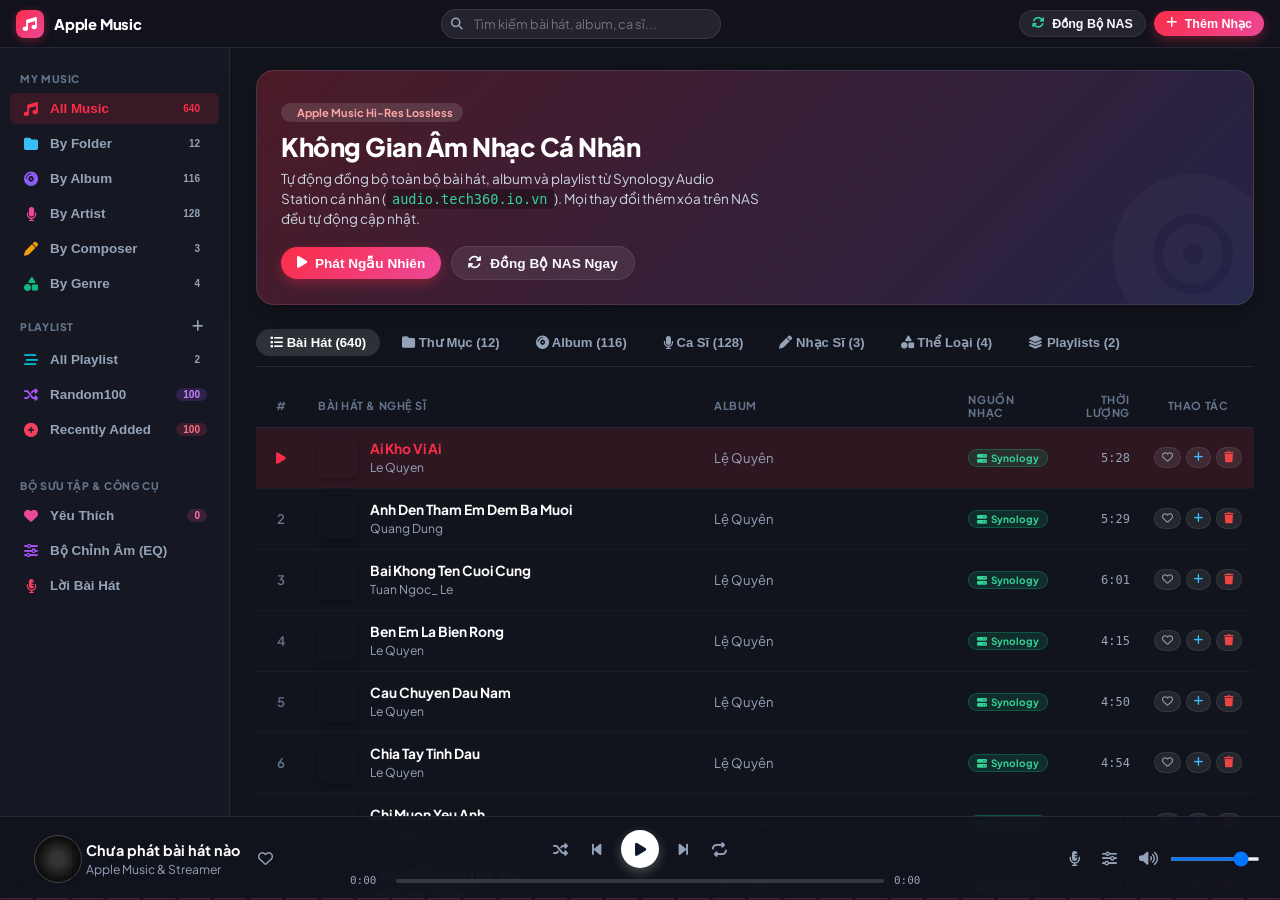
<file: apps/music/index.html>
<!DOCTYPE html>
<html lang="vi">
<head>
    <meta charset="UTF-8">
    <meta name="viewport" content="width=device-width, initial-scale=1.0, maximum-scale=1.0, user-scalable=no">
    <title>Apple Music - Streamer Google Drive & Synology NAS</title>
    <!-- Google Fonts: Plus Jakarta Sans -->
    <link rel="preconnect" href="https://fonts.googleapis.com">
    <link rel="preconnect" href="https://fonts.gstatic.com" crossorigin>
    <link href="https://fonts.googleapis.com/css2?family=Plus+Jakarta+Sans:wght@400;500;600;700;800&display=swap" rel="stylesheet">
    <!-- FontAwesome 6 -->
    <link rel="stylesheet" href="https://cdnjs.cloudflare.com/ajax/libs/font-awesome/6.4.0/css/all.min.css">

    <!-- Supabase Database Storage Adapter -->
    <script src="../../assets/js/db-config.js"></script>
    <script src="../../assets/js/db-storage.js"></script>
    <!-- System Version Gatekeeper -->
    <script src="../../assets/js/system-version.js?v=2.13.0"></script>

    <style>
        :root {
            --primary: #fa2d48; /* Apple Music Red */
            --primary-hover: #e0243d;
            --primary-light: #fff1f2;
            --primary-border: #fecdd3;
            --accent: #fc3c44;
            --bg-dark: #0f1117;
            --sidebar-bg: rgba(22, 25, 35, 0.95);
            --content-bg: #12141d;
            --player-bg: rgba(18, 20, 29, 0.92);
            --card-bg: rgba(255, 255, 255, 0.05);
            --card-border: rgba(255, 255, 255, 0.08);
            --text-main: #f8fafc;
            --text-sub: #94a3b8;
            --border: #232738;
            --radius-xl: 18px;
            --radius-lg: 14px;
            --radius-md: 10px;
            --radius-sm: 6px;
        }

        * {
            box-sizing: border-box;
            margin: 0;
            padding: 0;
            user-select: none;
            -webkit-user-drag: none;
        }

        body {
            font-family: 'Plus Jakarta Sans', system-ui, -apple-system, sans-serif;
            background: var(--bg-dark);
            color: var(--text-main);
            overflow: hidden;
            height: 100vh;
            display: flex;
            flex-direction: column;
        }

        /* SCROLLBAR */
        ::-webkit-scrollbar { width: 6px; height: 6px; }
        ::-webkit-scrollbar-track { background: transparent; }
        ::-webkit-scrollbar-thumb { background: rgba(255,255,255,0.15); border-radius: 4px; }
        ::-webkit-scrollbar-thumb:hover { background: rgba(255,255,255,0.3); }

        /* BUTTONS */
        .btn {
            display: inline-flex;
            align-items: center;
            justify-content: center;
            gap: 8px;
            padding: 8px 16px;
            font-size: 0.85rem;
            font-weight: 700;
            border-radius: 20px;
            border: none;
            cursor: pointer;
            transition: all 0.2s ease;
            text-decoration: none;
        }
        .btn-primary {
            background: linear-gradient(135deg, #fa2d48 0%, #ec4899 100%);
            color: white;
            box-shadow: 0 4px 12px rgba(250, 45, 72, 0.35);
        }
        .btn-primary:hover {
            transform: translateY(-1px);
            box-shadow: 0 6px 16px rgba(250, 45, 72, 0.5);
        }
        .btn-outline {
            background: rgba(255, 255, 255, 0.08);
            color: var(--text-main);
            border: 1px solid var(--card-border);
        }
        .btn-outline:hover {
            background: rgba(255, 255, 255, 0.15);
            border-color: rgba(255, 255, 255, 0.2);
        }
        .btn-sm {
            padding: 5px 12px;
            font-size: 0.78rem;
            border-radius: 16px;
        }
        .btn-icon {
            width: 36px;
            height: 36px;
            border-radius: 50%;
            padding: 0;
            font-size: 14px;
        }

        /* HEADER */
        .music-header {
            height: 48px;
            background: rgba(18, 20, 29, 0.95);
            border-bottom: 1px solid var(--border);
            display: flex;
            align-items: center;
            justify-content: space-between;
            padding: 0 16px;
            backdrop-filter: blur(20px);
            z-index: 10;
            flex-shrink: 0;
        }
        .music-brand {
            display: flex;
            align-items: center;
            gap: 10px;
        }
        .music-logo {
            width: 28px;
            height: 28px;
            border-radius: 8px;
            background: linear-gradient(135deg, #fa2d48, #ec4899);
            display: flex;
            align-items: center;
            justify-content: center;
            font-size: 14px;
            color: white;
            box-shadow: 0 2px 8px rgba(250, 45, 72, 0.4);
        }
        .music-title {
            font-size: 0.92rem;
            font-weight: 800;
            letter-spacing: -0.2px;
            color: white;
        }
        .music-search-bar {
            position: relative;
            width: 280px;
        }
        .music-search-input {
            width: 100%;
            background: rgba(255, 255, 255, 0.08);
            border: 1px solid rgba(255, 255, 255, 0.1);
            border-radius: 16px;
            padding: 6px 12px 6px 32px;
            color: white;
            font-size: 0.8rem;
            outline: none;
            transition: all 0.2s;
            font-family: inherit;
        }
        .music-search-input:focus {
            background: rgba(255, 255, 255, 0.14);
            border-color: var(--primary);
            box-shadow: 0 0 0 3px rgba(250, 45, 72, 0.2);
        }
        .music-search-icon {
            position: absolute;
            left: 10px;
            top: 50%;
            transform: translateY(-50%);
            color: var(--text-sub);
            font-size: 12px;
            pointer-events: none;
        }

        /* LAYOUT MAIN */
        .music-main {
            display: flex;
            flex: 1;
            overflow: hidden;
            position: relative;
        }

        /* SIDEBAR */
        .music-sidebar {
            width: 230px;
            background: var(--sidebar-bg);
            border-right: 1px solid var(--border);
            display: flex;
            flex-direction: column;
            padding: 14px 10px;
            gap: 4px;
            overflow-y: auto;
            flex-shrink: 0;
        }
        .sidebar-heading {
            font-size: 10.5px;
            font-weight: 800;
            text-transform: uppercase;
            letter-spacing: 0.06em;
            color: #64748b;
            padding: 10px 10px 4px 10px;
        }
        .sidebar-btn {
            display: flex;
            align-items: center;
            gap: 10px;
            padding: 8px 12px;
            border-radius: var(--radius-sm);
            border: none;
            background: transparent;
            color: var(--text-sub);
            font-size: 0.84rem;
            font-weight: 600;
            cursor: pointer;
            transition: all 0.15s ease;
            text-align: left;
            width: 100%;
        }
        .sidebar-btn:hover {
            background: rgba(255, 255, 255, 0.06);
            color: white;
        }
        .sidebar-btn.active {
            background: rgba(250, 45, 72, 0.15);
            color: var(--primary);
            font-weight: 700;
        }
        .sidebar-btn i {
            font-size: 14px;
            width: 18px;
            text-align: center;
        }

        /* CONTENT VIEW */
        .music-content {
            flex: 1;
            background: var(--content-bg);
            overflow-y: auto;
            padding: 22px 26px 110px 26px;
            position: relative;
        }

        /* HERO BANNER */
        .music-hero {
            background: linear-gradient(135deg, rgba(250, 45, 72, 0.25) 0%, rgba(99, 102, 241, 0.2) 100%);
            border: 1px solid rgba(255, 255, 255, 0.1);
            border-radius: var(--radius-xl);
            padding: 24px;
            display: flex;
            align-items: center;
            justify-content: space-between;
            margin-bottom: 24px;
            position: relative;
            overflow: hidden;
            box-shadow: 0 10px 30px rgba(0,0,0,0.25);
        }
        .music-hero-bg {
            position: absolute;
            right: -20px;
            bottom: -30px;
            font-size: 160px;
            color: rgba(255, 255, 255, 0.03);
            pointer-events: none;
        }
        .hero-info {
            position: relative;
            z-index: 2;
        }
        .hero-badge {
            display: inline-flex;
            align-items: center;
            gap: 6px;
            padding: 3px 10px;
            border-radius: 12px;
            background: rgba(255, 255, 255, 0.12);
            font-size: 11px;
            font-weight: 700;
            color: #fca5a5;
            margin-bottom: 8px;
        }
        .hero-title {
            font-size: 1.6rem;
            font-weight: 800;
            letter-spacing: -0.5px;
            color: white;
            margin-bottom: 6px;
        }
        .hero-desc {
            font-size: 0.85rem;
            color: #cbd5e1;
            max-width: 480px;
            line-height: 1.5;
            margin-bottom: 16px;
        }
        .hero-actions {
            display: flex;
            align-items: center;
            gap: 10px;
            flex-wrap: wrap;
        }

        /* TABS NAV */
        .view-tabs {
            display: flex;
            gap: 8px;
            margin-bottom: 18px;
            border-bottom: 1px solid var(--border);
            padding-bottom: 10px;
        }
        .view-tab {
            padding: 6px 14px;
            border-radius: 16px;
            border: none;
            background: transparent;
            color: var(--text-sub);
            font-size: 0.82rem;
            font-weight: 700;
            cursor: pointer;
            transition: all 0.15s;
        }
        .view-tab:hover {
            color: white;
            background: rgba(255, 255, 255, 0.05);
        }
        .view-tab.active {
            background: rgba(255, 255, 255, 0.12);
            color: white;
        }

        /* TRACK TABLE */
        .track-table {
            width: 100%;
            border-collapse: collapse;
            font-size: 0.86rem;
        }
        .track-table th {
            text-align: left;
            padding: 8px 12px;
            color: #64748b;
            font-size: 11px;
            font-weight: 700;
            text-transform: uppercase;
            letter-spacing: 0.05em;
            border-bottom: 1px solid var(--border);
        }
        .track-row {
            transition: all 0.15s;
            cursor: pointer;
            border-radius: 8px;
        }
        .track-row:hover {
            background: rgba(255, 255, 255, 0.05);
        }
        .track-row.active {
            background: rgba(250, 45, 72, 0.12);
        }
        .track-row td {
            padding: 10px 12px;
            border-bottom: 1px solid rgba(255, 255, 255, 0.03);
            vertical-align: middle;
        }
        .track-index {
            width: 36px;
            color: #64748b;
            text-align: center;
            font-size: 0.82rem;
            font-weight: 600;
        }
        .track-row:hover .track-index-num { display: none; }
        .track-row:hover .track-index-play { display: inline-block !important; }
        .track-row.active .track-index-num { display: none; }
        .track-row.active .track-index-play { display: inline-block !important; color: var(--primary); }

        .track-info-cell {
            display: flex;
            align-items: center;
            gap: 12px;
        }
        .track-cover {
            width: 40px;
            height: 40px;
            border-radius: 6px;
            background-size: cover;
            background-position: center;
            flex-shrink: 0;
            box-shadow: 0 2px 6px rgba(0,0,0,0.3);
            position: relative;
        }
        .track-name {
            font-weight: 700;
            color: white;
            white-space: nowrap;
            overflow: hidden;
            text-overflow: ellipsis;
            max-width: 320px;
        }
        .track-row.active .track-name {
            color: var(--primary);
        }
        .track-artist {
            font-size: 0.76rem;
            color: var(--text-sub);
            margin-top: 2px;
        }
        .source-tag {
            display: inline-flex;
            align-items: center;
            gap: 4px;
            font-size: 10px;
            padding: 2px 8px;
            border-radius: 10px;
            font-weight: 700;
        }
        .source-gdrive { background: rgba(37, 99, 235, 0.2); color: #60a5fa; border: 1px solid rgba(37, 99, 235, 0.3); }
        .source-synology { background: rgba(16, 185, 129, 0.2); color: #34d399; border: 1px solid rgba(16, 185, 129, 0.3); }
        .source-local { background: rgba(245, 158, 11, 0.2); color: #fbbf24; border: 1px solid rgba(245, 158, 11, 0.3); }

        /* ALBUM GRID */
        .album-grid {
            display: grid;
            grid-template-columns: repeat(auto-fill, minmax(180px, 1fr));
            gap: 18px;
        }
        .album-card {
            background: var(--card-bg);
            border: 1px solid var(--card-border);
            border-radius: var(--radius-lg);
            padding: 12px;
            cursor: pointer;
            transition: all 0.2s ease;
            position: relative;
        }
        .album-card:hover {
            background: rgba(255, 255, 255, 0.09);
            transform: translateY(-3px);
            border-color: rgba(255, 255, 255, 0.15);
        }
        .album-art-wrap {
            width: 100%;
            aspect-ratio: 1;
            border-radius: var(--radius-md);
            overflow: hidden;
            position: relative;
            box-shadow: 0 4px 12px rgba(0,0,0,0.3);
            margin-bottom: 10px;
        }
        .album-art {
            width: 100%;
            height: 100%;
            background-size: cover;
            background-position: center;
            transition: transform 0.3s;
        }
        .album-card:hover .album-art {
            transform: scale(1.05);
        }
        .album-card-play {
            position: absolute;
            right: 8px;
            bottom: 8px;
            width: 40px;
            height: 40px;
            border-radius: 50%;
            background: var(--primary);
            color: white;
            display: flex;
            align-items: center;
            justify-content: center;
            font-size: 16px;
            box-shadow: 0 4px 12px rgba(0,0,0,0.4);
            opacity: 0;
            transform: translateY(6px);
            transition: all 0.2s ease;
        }
        .album-card:hover .album-card-play {
            opacity: 1;
            transform: translateY(0);
        }
        .album-title {
            font-size: 0.88rem;
            font-weight: 700;
            color: white;
            white-space: nowrap;
            overflow: hidden;
            text-overflow: ellipsis;
        }
        .album-subtitle {
            font-size: 0.75rem;
            color: var(--text-sub);
            margin-top: 3px;
        }

        /* SIDEBAR HEADINGS & ACTION BUTTONS */
        .sidebar-heading-row {
            display: flex;
            align-items: center;
            justify-content: space-between;
            padding: 14px 10px 4px 10px;
        }
        .btn-sidebar-add-playlist {
            background: transparent;
            border: none;
            color: #94a3b8;
            font-size: 13px;
            cursor: pointer;
            padding: 3px 6px;
            border-radius: 4px;
            transition: all 0.2s ease;
            display: inline-flex;
            align-items: center;
            justify-content: center;
        }
        .btn-sidebar-add-playlist:hover {
            color: white;
            background: rgba(255, 255, 255, 0.12);
        }
        .playlist-user-item {
            display: flex;
            align-items: center;
            justify-content: space-between;
            padding: 7px 10px;
            border-radius: var(--radius-sm);
            font-size: 0.82rem;
            color: var(--text-sub);
            cursor: pointer;
            transition: all 0.15s;
        }
        .playlist-user-item:hover {
            background: rgba(255, 255, 255, 0.06);
            color: white;
        }
        .playlist-user-item.active {
            background: rgba(255, 255, 255, 0.1);
            color: white;
            font-weight: 700;
        }
        .playlist-user-del {
            background: transparent;
            border: none;
            color: #64748b;
            font-size: 11px;
            cursor: pointer;
            padding: 2px 4px;
            border-radius: 4px;
            opacity: 0;
            transition: opacity 0.15s;
        }
        .playlist-user-item:hover .playlist-user-del {
            opacity: 1;
        }
        .playlist-user-del:hover {
            color: #ef4444;
        }

        /* SUBVIEW HEADER (BREADCRUMB / COLLECTION BANNER) */
        .subview-header {
            display: flex;
            align-items: center;
            justify-content: space-between;
            padding: 16px 20px;
            background: rgba(255, 255, 255, 0.04);
            border: 1px solid var(--card-border);
            border-radius: var(--radius-lg);
            margin-bottom: 20px;
            flex-wrap: wrap;
            gap: 12px;
            backdrop-filter: blur(16px);
        }
        .subview-header-left {
            display: flex;
            align-items: center;
            gap: 14px;
        }
        .subview-back-btn {
            background: rgba(255, 255, 255, 0.08);
            border: 1px solid var(--card-border);
            color: var(--text-main);
            width: 34px;
            height: 34px;
            border-radius: 50%;
            display: flex;
            align-items: center;
            justify-content: center;
            cursor: pointer;
            font-size: 13px;
            transition: all 0.2s;
        }
        .subview-back-btn:hover {
            background: rgba(255, 255, 255, 0.15);
            transform: scale(1.05);
        }
        .subview-header-icon {
            width: 48px;
            height: 48px;
            border-radius: 12px;
            background: linear-gradient(135deg, rgba(250, 45, 72, 0.2), rgba(99, 102, 241, 0.2));
            border: 1px solid rgba(255, 255, 255, 0.1);
            display: flex;
            align-items: center;
            justify-content: center;
            font-size: 20px;
            color: var(--primary);
            flex-shrink: 0;
            background-size: cover;
            background-position: center;
        }
        .subview-header-title {
            font-size: 1.25rem;
            font-weight: 800;
            color: white;
            line-height: 1.2;
        }
        .subview-header-sub {
            font-size: 0.8rem;
            color: var(--text-sub);
            margin-top: 3px;
        }
        .subview-header-actions {
            display: flex;
            align-items: center;
            gap: 8px;
        }

        /* FOLDER CARD & COMPOSER CARD */
        .folder-card, .composer-card {
            background: var(--card-bg);
            border: 1px solid var(--card-border);
            border-radius: var(--radius-lg);
            padding: 14px;
            cursor: pointer;
            transition: all 0.2s ease;
            display: flex;
            align-items: center;
            gap: 14px;
            position: relative;
        }
        .folder-card:hover, .composer-card:hover {
            background: rgba(255, 255, 255, 0.09);
            transform: translateY(-2px);
            border-color: rgba(255, 255, 255, 0.18);
        }
        .folder-icon-box {
            width: 48px;
            height: 48px;
            border-radius: 12px;
            background: linear-gradient(135deg, rgba(2, 132, 199, 0.25), rgba(99, 102, 241, 0.25));
            border: 1px solid rgba(2, 132, 199, 0.35);
            display: flex;
            align-items: center;
            justify-content: center;
            font-size: 20px;
            color: #38bdf8;
            flex-shrink: 0;
            background-size: cover;
            background-position: center;
        }
        .composer-icon-box {
            width: 48px;
            height: 48px;
            border-radius: 12px;
            background: linear-gradient(135deg, rgba(245, 158, 11, 0.25), rgba(239, 68, 68, 0.25));
            border: 1px solid rgba(245, 158, 11, 0.35);
            display: flex;
            align-items: center;
            justify-content: center;
            font-size: 20px;
            color: #f59e0b;
            flex-shrink: 0;
            background-size: cover;
            background-position: center;
        }
        .folder-card-info, .composer-card-info {
            flex: 1;
            min-width: 0;
        }
        .folder-card-name, .composer-card-name {
            font-size: 0.92rem;
            font-weight: 700;
            color: white;
            white-space: nowrap;
            overflow: hidden;
            text-overflow: ellipsis;
        }
        .folder-card-count, .composer-card-count {
            font-size: 0.78rem;
            color: var(--text-sub);
            margin-top: 3px;
        }

        /* ARTIST CARD */
        .artist-card {
            background: var(--card-bg);
            border: 1px solid var(--card-border);
            border-radius: var(--radius-lg);
            padding: 18px 12px;
            cursor: pointer;
            transition: all 0.2s ease;
            text-align: center;
            display: flex;
            flex-direction: column;
            align-items: center;
            position: relative;
        }
        .artist-card:hover {
            background: rgba(255, 255, 255, 0.09);
            transform: translateY(-3px);
            border-color: rgba(255, 255, 255, 0.18);
        }
        .artist-avatar-wrap {
            width: 96px;
            height: 96px;
            border-radius: 50%;
            overflow: hidden;
            position: relative;
            box-shadow: 0 8px 18px rgba(0,0,0,0.45);
            margin-bottom: 12px;
            background: linear-gradient(135deg, #4f46e5, #ec4899);
            display: flex;
            align-items: center;
            justify-content: center;
            border: 2px solid rgba(255, 255, 255, 0.1);
        }
        .artist-avatar {
            width: 100%;
            height: 100%;
            background-size: cover;
            background-position: center;
            transition: transform 0.3s ease;
        }
        .artist-card:hover .artist-avatar {
            transform: scale(1.08);
        }
        .artist-card-title {
            font-size: 0.92rem;
            font-weight: 700;
            color: white;
            white-space: nowrap;
            overflow: hidden;
            text-overflow: ellipsis;
            width: 100%;
        }
        .artist-card-sub {
            font-size: 0.76rem;
            color: var(--text-sub);
            margin-top: 3px;
        }

        /* GENRE CARD (APPLE MUSIC VIBRANT TILES) */
        .genre-card {
            border-radius: var(--radius-lg);
            padding: 20px;
            cursor: pointer;
            position: relative;
            overflow: hidden;
            height: 110px;
            display: flex;
            flex-direction: column;
            justify-content: space-between;
            box-shadow: 0 4px 14px rgba(0,0,0,0.3);
            transition: all 0.2s ease;
            border: 1px solid rgba(255,255,255,0.12);
        }
        .genre-card:hover {
            transform: translateY(-3px);
            box-shadow: 0 10px 22px rgba(0,0,0,0.45);
        }
        .genre-card-title {
            font-size: 1.15rem;
            font-weight: 800;
            color: white;
            text-shadow: 0 2px 4px rgba(0,0,0,0.5);
            z-index: 2;
        }
        .genre-card-sub {
            font-size: 0.75rem;
            color: rgba(255,255,255,0.9);
            font-weight: 600;
            z-index: 2;
        }
        .genre-card-icon {
            position: absolute;
            right: 14px;
            bottom: -8px;
            font-size: 56px;
            opacity: 0.22;
            color: white;
            pointer-events: none;
        }

        /* BOTTOM PLAYER */
        .music-player-bar {
            position: fixed;
            bottom: 0;
            left: 0;
            right: 0;
            height: 84px;
            background: var(--player-bg);
            border-top: 1px solid var(--border);
            display: flex;
            align-items: center;
            justify-content: space-between;
            padding: 0 20px;
            backdrop-filter: blur(28px);
            z-index: 999;
        }
        .player-left {
            display: flex;
            align-items: center;
            gap: 14px;
            width: 280px;
            overflow: hidden;
        }
        .vinyl-cover {
            width: 52px;
            height: 52px;
            border-radius: 8px;
            background-size: cover;
            background-position: center;
            flex-shrink: 0;
            position: relative;
            box-shadow: 0 4px 10px rgba(0,0,0,0.4);
        }
        .vinyl-record {
            position: absolute;
            top: 2px;
            right: -10px;
            width: 48px;
            height: 48px;
            border-radius: 50%;
            background: radial-gradient(circle, #333 20%, #111 60%, #000 100%);
            border: 1px solid #444;
            z-index: -1;
            transition: all 0.3s;
        }
        .is-playing .vinyl-record {
            animation: spinRecord 4s linear infinite;
            right: -16px;
        }
        @keyframes spinRecord {
            from { transform: rotate(0deg); }
            to { transform: rotate(360deg); }
        }
        .player-meta {
            overflow: hidden;
        }
        .player-title {
            font-size: 0.9rem;
            font-weight: 700;
            color: white;
            white-space: nowrap;
            overflow: hidden;
            text-overflow: ellipsis;
        }
        .player-artist {
            font-size: 0.76rem;
            color: var(--text-sub);
            margin-top: 2px;
            white-space: nowrap;
            overflow: hidden;
            text-overflow: ellipsis;
        }

        .player-center {
            display: flex;
            flex-direction: column;
            align-items: center;
            gap: 6px;
            flex: 1;
            max-width: 580px;
        }
        .player-controls {
            display: flex;
            align-items: center;
            gap: 16px;
        }
        .ctrl-btn {
            background: transparent;
            border: none;
            color: var(--text-sub);
            font-size: 15px;
            cursor: pointer;
            transition: all 0.15s;
            padding: 4px;
        }
        .ctrl-btn:hover {
            color: white;
        }
        .ctrl-btn.active {
            color: var(--primary);
        }
        .play-main-btn {
            width: 38px;
            height: 38px;
            border-radius: 50%;
            background: white;
            color: #0f172a;
            display: flex;
            align-items: center;
            justify-content: center;
            font-size: 15px;
            box-shadow: 0 4px 12px rgba(255,255,255,0.25);
            transition: all 0.2s;
            cursor: pointer;
            border: none;
        }
        .play-main-btn:hover {
            transform: scale(1.08);
            background: #f8fafc;
        }

        /* PROGRESS BAR */
        .progress-wrap {
            width: 100%;
            display: flex;
            align-items: center;
            gap: 10px;
        }
        .time-text {
            font-size: 11px;
            font-family: ui-monospace, SFMono-Regular, monospace;
            color: var(--text-sub);
            width: 36px;
        }
        .seek-slider {
            flex: 1;
            height: 4px;
            background: rgba(255, 255, 255, 0.15);
            border-radius: 2px;
            position: relative;
            cursor: pointer;
            outline: none;
            -webkit-appearance: none;
        }
        .seek-slider::-webkit-slider-thumb {
            -webkit-appearance: none;
            width: 12px;
            height: 12px;
            border-radius: 50%;
            background: white;
            cursor: pointer;
            opacity: 0;
            transition: opacity 0.15s;
        }
        .progress-wrap:hover .seek-slider::-webkit-slider-thumb {
            opacity: 1;
        }

        .player-right {
            display: flex;
            align-items: center;
            gap: 14px;
            width: 280px;
            justify-content: flex-end;
        }
        .vol-slider {
            width: 90px;
            height: 4px;
            background: rgba(255, 255, 255, 0.2);
            border-radius: 2px;
            outline: none;
            cursor: pointer;
        }

        /* SYNCED LYRICS FULL VIEW */
        .lyrics-container {
            display: none;
            position: fixed;
            top: 48px;
            left: 0;
            right: 0;
            bottom: 84px;
            background: radial-gradient(circle at center, #1e1b4b 0%, #0f1117 100%);
            z-index: 100;
            padding: 40px 20px;
            overflow-y: auto;
            text-align: center;
        }
        .lyrics-container.show {
            display: block;
        }
        .lyrics-line {
            font-size: 1.4rem;
            font-weight: 700;
            color: rgba(255, 255, 255, 0.35);
            padding: 12px 20px;
            border-radius: 12px;
            transition: all 0.3s cubic-bezier(0.16, 1, 0.3, 1);
            cursor: pointer;
            max-width: 680px;
            margin: 0 auto;
        }
        .lyrics-line:hover {
            color: rgba(255, 255, 255, 0.7);
        }
        .lyrics-line.active {
            color: #ffffff;
            font-size: 1.9rem;
            font-weight: 800;
            text-shadow: 0 0 24px rgba(250, 45, 72, 0.8);
            transform: scale(1.05);
        }

        /* EQUALIZER MODAL */
        .eq-modal-overlay {
            position: fixed;
            top: 0; left: 0; right: 0; bottom: 0;
            background: rgba(0,0,0,0.6);
            backdrop-filter: blur(8px);
            display: none;
            align-items: center;
            justify-content: center;
            z-index: 1000;
        }
        .eq-modal-overlay.show { display: flex; }
        .eq-card {
            background: #181b26;
            border: 1px solid var(--border);
            border-radius: var(--radius-xl);
            padding: 24px;
            width: 440px;
            max-width: 92vw;
            box-shadow: 0 20px 40px rgba(0,0,0,0.5);
        }
        .eq-sliders-grid {
            display: flex;
            justify-content: space-around;
            align-items: center;
            height: 180px;
            margin: 20px 0;
            padding: 10px;
            background: rgba(0,0,0,0.25);
            border-radius: var(--radius-md);
        }
        .eq-band {
            display: flex;
            flex-direction: column;
            align-items: center;
            gap: 10px;
            height: 100%;
        }
        .eq-range {
            writing-mode: bt-lr;
            -webkit-appearance: slider-vertical;
            width: 8px;
            height: 120px;
            padding: 0 5px;
            outline: none;
        }
        .eq-freq {
            font-size: 10px;
            color: var(--text-sub);
            font-weight: 700;
        }

        /* MODAL ADD CLOUD STREAM */
        .add-modal-overlay {
            position: fixed;
            top: 0; left: 0; right: 0; bottom: 0;
            background: rgba(0,0,0,0.65);
            backdrop-filter: blur(10px);
            display: none;
            align-items: center;
            justify-content: center;
            z-index: 1000;
        }
        .add-modal-overlay.show { display: flex; }
        .add-card {
            background: #181b26;
            border: 1px solid var(--border);
            border-radius: var(--radius-xl);
            padding: 24px;
            width: 520px;
            max-width: 95vw;
        }
        .form-group {
            margin-bottom: 14px;
        }
        .form-label {
            font-size: 0.8rem;
            font-weight: 700;
            color: #cbd5e1;
            margin-bottom: 6px;
            display: block;
        }
        .form-input {
            width: 100%;
            background: rgba(255, 255, 255, 0.08);
            border: 1px solid rgba(255, 255, 255, 0.12);
            border-radius: 8px;
            padding: 9px 12px;
            color: white;
            font-size: 0.85rem;
            outline: none;
            font-family: inherit;
        }
        .form-input:focus {
            border-color: var(--primary);
            box-shadow: 0 0 0 2px rgba(250, 45, 72, 0.2);
        }
        .source-pill-group {
            display: flex;
            gap: 8px;
            margin-bottom: 16px;
        }
        .source-pill {
            flex: 1;
            padding: 8px 12px;
            border-radius: 8px;
            border: 1px solid var(--border);
            background: rgba(255, 255, 255, 0.04);
            color: var(--text-sub);
            font-size: 0.82rem;
            font-weight: 700;
            cursor: pointer;
            text-align: center;
            transition: all 0.2s;
        }
        .source-pill.active {
            background: rgba(250, 45, 72, 0.15);
            border-color: var(--primary);
            color: white;
        }

        /* AUDIO VISUALIZER CANVAS */
        #visualizerCanvas {
            position: absolute;
            bottom: 0;
            left: 0;
            width: 100%;
            height: 60px;
            pointer-events: none;
            opacity: 0.35;
            z-index: 1;
        }

        /* MODAL CHI TIẾT ALBUM & PLAYLIST */
        .album-detail-modal-overlay {
            position: fixed;
            top: 0; left: 0; right: 0; bottom: 0;
            background: rgba(0, 0, 0, 0.78);
            backdrop-filter: blur(16px);
            -webkit-backdrop-filter: blur(16px);
            display: none;
            align-items: center;
            justify-content: center;
            z-index: 1050;
            padding: 20px;
        }
        .album-detail-modal-overlay.show { display: flex; }
        .album-detail-card {
            background: #141824;
            border: 1px solid rgba(255, 255, 255, 0.12);
            border-radius: var(--radius-xl);
            width: 760px;
            max-width: 95vw;
            max-height: 86vh;
            display: flex;
            flex-direction: column;
            box-shadow: 0 25px 50px -12px rgba(0, 0, 0, 0.7);
            overflow: hidden;
            animation: modalSlideUp 0.25s cubic-bezier(0.16, 1, 0.3, 1);
        }
        @keyframes modalSlideUp {
            from { opacity: 0; transform: translateY(20px) scale(0.98); }
            to { opacity: 1; transform: translateY(0) scale(1); }
        }
        .album-detail-header {
            display: flex;
            gap: 20px;
            padding: 24px;
            background: linear-gradient(180deg, rgba(250, 45, 72, 0.18) 0%, rgba(20, 24, 36, 0.9) 100%);
            border-bottom: 1px solid rgba(255, 255, 255, 0.08);
            align-items: center;
            position: relative;
        }
        .album-detail-cover {
            width: 120px;
            height: 120px;
            border-radius: 12px;
            background-size: cover;
            background-position: center;
            box-shadow: 0 8px 24px rgba(0, 0, 0, 0.5);
            flex-shrink: 0;
            background-color: #1e293b;
            border: 1px solid rgba(255, 255, 255, 0.1);
        }
        .album-detail-info {
            flex: 1;
            min-width: 0;
        }
        .album-detail-type {
            font-size: 11px;
            font-weight: 800;
            letter-spacing: 0.08em;
            color: var(--primary);
            text-transform: uppercase;
            margin-bottom: 4px;
        }
        .album-detail-title {
            font-size: 1.4rem;
            font-weight: 800;
            color: white;
            margin-bottom: 6px;
            white-space: nowrap;
            overflow: hidden;
            text-overflow: ellipsis;
        }
        .album-detail-artist {
            font-size: 0.88rem;
            color: var(--text-sub);
            margin-bottom: 14px;
        }
        .album-detail-actions {
            display: flex;
            gap: 10px;
        }
        .album-detail-tracklist {
            flex: 1;
            overflow-y: auto;
            padding: 12px 20px;
        }
        .album-detail-row {
            display: flex;
            align-items: center;
            gap: 12px;
            padding: 10px 12px;
            border-radius: 8px;
            cursor: pointer;
            transition: all 0.15s;
            border-bottom: 1px solid rgba(255, 255, 255, 0.03);
        }
        .album-detail-row:hover {
            background: rgba(255, 255, 255, 0.06);
        }
        .album-detail-row.active {
            background: rgba(250, 45, 72, 0.15);
            color: var(--primary);
            font-weight: 700;
        }
        .album-detail-num {
            font-size: 12px;
            color: var(--text-sub);
            width: 26px;
            text-align: center;
            font-family: monospace;
        }
        .album-detail-tname {
            flex: 1;
            font-weight: 600;
            font-size: 0.86rem;
            white-space: nowrap;
            overflow: hidden;
            text-overflow: ellipsis;
        }
        .album-detail-dur {
            font-size: 12px;
            color: var(--text-sub);
            font-family: monospace;
        }

        /* TOAST NOTIFICATION */
        .music-toast {
            position: fixed;
            top: 60px;
            right: 20px;
            background: rgba(20, 24, 36, 0.95);
            border: 1px solid rgba(255, 255, 255, 0.18);
            backdrop-filter: blur(14px);
            -webkit-backdrop-filter: blur(14px);
            border-radius: 12px;
            padding: 12px 18px;
            box-shadow: 0 10px 30px rgba(0,0,0,0.5);
            display: flex;
            align-items: center;
            gap: 12px;
            z-index: 2500;
            transform: translateY(-20px);
            opacity: 0;
            transition: all 0.25s cubic-bezier(0.16, 1, 0.3, 1);
            pointer-events: none;
        }
        .music-toast.show {
            transform: translateY(0);
            opacity: 1;
            pointer-events: auto;
        }
        .music-toast i {
            font-size: 18px;
        }
        .music-toast-text {
            font-size: 0.84rem;
            font-weight: 600;
            color: white;
            line-height: 1.4;
        }

        .badge-pill {
            margin-left: auto;
            font-size: 10px;
            font-weight: 700;
            padding: 1px 7px;
            border-radius: 10px;
        }

        @media (max-width: 768px) {
            .music-sidebar { display: none; }
            .music-header { padding: 0 12px; }
            .music-search-bar { width: 150px; }
            .music-content { padding: 16px 14px 100px 14px; }
            .player-right { display: none; }
            .player-left { width: 180px; }
            .track-artist { max-width: 120px; }
            .hero-title { font-size: 1.25rem; }
            .hide-mobile { display: none !important; }
            .album-detail-header { flex-direction: column; text-align: center; }
            .album-detail-cover { width: 100px; height: 100px; }
            .album-detail-actions { justify-content: center; }
        }
    </style>
</head>
<body>

    <!-- TOP HEADER -->
    <header class="music-header">
        <div class="music-brand">
            <div class="music-logo"><i class="fa-solid fa-music"></i></div>
            <div class="music-title">Apple Music</div>
        </div>

        <div class="music-search-bar">
            <i class="fa-solid fa-magnifying-glass music-search-icon"></i>
            <input type="text" id="searchInput" class="music-search-input" placeholder="Tìm kiếm bài hát, album, ca sĩ..." oninput="filterMusicTracks(this.value)">
        </div>

        <div style="display:flex; align-items:center; gap:8px;">
            <button class="btn btn-outline btn-sm" id="btnHeaderNasSync" onclick="triggerSynologyQuickSync()" title="Đồng bộ kho nhạc hai chiều từ Synology NAS">
                <i class="fa-solid fa-arrows-rotate" id="headerSyncIcon" style="color:#34d399;"></i>
                <span class="hide-mobile">Đồng Bộ NAS</span>
            </button>
            <button class="btn btn-primary btn-sm" onclick="openAddMusicModal()">
                <i class="fa-solid fa-plus"></i> <span class="hide-mobile">Thêm Nhạc</span>
            </button>
        </div>
    </header>

    <!-- MAIN WORKSPACE -->
    <div class="music-main">
        <!-- SIDEBAR -->
        <aside class="music-sidebar">
            <div class="sidebar-heading">MY MUSIC</div>
            <button class="sidebar-btn active" id="sidebarBtnAll" onclick="switchMusicCategory('all')">
                <i class="fa-solid fa-music" style="color:#fa2d48;"></i>
                <span>All Music</span>
                <span class="badge-pill" id="sidebarAllMusicBadge">0</span>
            </button>
            <button class="sidebar-btn" id="sidebarBtnFolders" onclick="switchMusicCategory('folders')">
                <i class="fa-solid fa-folder" style="color:#38bdf8;"></i>
                <span>By Folder</span>
                <span class="badge-pill" id="sidebarFoldersBadge">0</span>
            </button>
            <button class="sidebar-btn" id="sidebarBtnAlbums" onclick="switchMusicCategory('albums')">
                <i class="fa-solid fa-compact-disc" style="color:#8b5cf6;"></i>
                <span>By Album</span>
                <span class="badge-pill" id="sidebarAlbumsBadge">0</span>
            </button>
            <button class="sidebar-btn" id="sidebarBtnArtists" onclick="switchMusicCategory('artists')">
                <i class="fa-solid fa-microphone" style="color:#ec4899;"></i>
                <span>By Artist</span>
                <span class="badge-pill" id="sidebarArtistsBadge">0</span>
            </button>
            <button class="sidebar-btn" id="sidebarBtnComposers" onclick="switchMusicCategory('composers')">
                <i class="fa-solid fa-pen" style="color:#f59e0b;"></i>
                <span>By Composer</span>
                <span class="badge-pill" id="sidebarComposersBadge">0</span>
            </button>
            <button class="sidebar-btn" id="sidebarBtnGenres" onclick="switchMusicCategory('genres')">
                <i class="fa-solid fa-shapes" style="color:#10b981;"></i>
                <span>By Genre</span>
                <span class="badge-pill" id="sidebarGenresBadge">0</span>
            </button>

            <div class="sidebar-heading-row">
                <span class="sidebar-heading" style="padding:0; margin:0;">PLAYLIST</span>
                <button class="btn-sidebar-add-playlist" onclick="openCreatePlaylistModal()" title="Tạo Playlist mới">
                    <i class="fa-solid fa-plus"></i>
                </button>
            </div>
            <button class="sidebar-btn" id="sidebarBtnPlaylists" onclick="switchMusicCategory('playlists')">
                <i class="fa-solid fa-bars-staggered" style="color:#06b6d4;"></i>
                <span>All Playlist</span>
                <span class="badge-pill" id="sidebarPlaylistsBadge">0</span>
            </button>
            <button class="sidebar-btn" id="sidebarBtnRandom100" onclick="switchMusicCategory('random100')">
                <i class="fa-solid fa-shuffle" style="color:#a855f7;"></i>
                <span>Random100</span>
                <span class="badge-pill" style="background:rgba(168,85,247,0.18); color:#c084fc;">100</span>
            </button>
            <button class="sidebar-btn" id="sidebarBtnRecentlyAdded" onclick="switchMusicCategory('recently_added')">
                <i class="fa-solid fa-circle-plus" style="color:#f43f5e;"></i>
                <span>Recently Added</span>
                <span class="badge-pill" id="sidebarRecentBadge" style="background:rgba(244,63,94,0.18); color:#fb7185;">0</span>
            </button>

            <!-- Dynamic User Playlists Container -->
            <div id="userPlaylistsSidebarList" style="display:flex; flex-direction:column; gap:2px; margin-top:2px;"></div>

            <div class="sidebar-heading" style="margin-top:14px;">BỘ SƯU TẬP & CÔNG CỤ</div>
            <button class="sidebar-btn" id="sidebarBtnFavorites" onclick="switchMusicCategory('favorites')">
                <i class="fa-solid fa-heart" style="color:#ec4899;"></i>
                <span>Yêu Thích</span>
                <span class="badge-pill" id="sidebarFavoritesBadge" style="background:rgba(236,72,153,0.18); color:#f472b6;">0</span>
            </button>
            <button class="sidebar-btn" onclick="openEqualizerModal()">
                <i class="fa-solid fa-sliders" style="color:#a855f7;"></i>
                <span>Bộ Chỉnh Âm (EQ)</span>
            </button>
            <button class="sidebar-btn" onclick="toggleLyricsView()">
                <i class="fa-solid fa-microphone-lines" style="color:#f43f5e;"></i>
                <span>Lời Bài Hát</span>
            </button>
        </aside>

        <!-- CONTENT VIEW -->
        <main class="music-content" id="musicContentPane">
            <!-- HERO BANNER -->
            <div class="music-hero" id="heroBannerSection">
                <i class="fa-solid fa-record-vinyl music-hero-bg"></i>
                <div class="hero-info">
                    <span class="hero-badge"><i class="fa-solid fa-sparkles"></i> Apple Music Hi-Res Lossless</span>
                    <h1 class="hero-title" id="heroTrackTitle">Không Gian Âm Nhạc Cá Nhân</h1>
                    <p class="hero-desc">Tự động đồng bộ toàn bộ bài hát, album và playlist từ Synology Audio Station cá nhân (<code style="background:rgba(0,0,0,0.3); padding:2px 6px; border-radius:4px; color:#34d399;">audio.tech360.io.vn</code>). Mọi thay đổi thêm xóa trên NAS đều tự động cập nhật.</p>
                    <div class="hero-actions">
                        <button class="btn btn-primary" onclick="playRandomTrack()">
                            <i class="fa-solid fa-play"></i> Phát Ngẫu Nhiên
                        </button>
                        <button class="btn btn-outline" onclick="triggerSynologyQuickSync()">
                            <i class="fa-solid fa-arrows-rotate"></i> Đồng Bộ NAS Ngay
                        </button>
                    </div>
                </div>
            </div>

            <!-- SUBVIEW HEADER (BREADCRUMB / COLLECTION BANNER) -->
            <div id="subviewHeader" class="subview-header" style="display:none;">
                <div class="subview-header-left">
                    <button class="subview-back-btn" id="btnSubviewBack" onclick="goBackFromSubview()" title="Quay lại danh mục">
                        <i class="fa-solid fa-arrow-left"></i>
                    </button>
                    <div class="subview-header-icon" id="subviewHeaderIcon">
                        <i class="fa-solid fa-folder"></i>
                    </div>
                    <div>
                        <div class="subview-header-title" id="subviewHeaderTitle">Tiêu Đề Danh Mục</div>
                        <div class="subview-header-sub" id="subviewHeaderSub">0 bài hát</div>
                    </div>
                </div>
                <div class="subview-header-actions">
                    <button class="btn btn-primary btn-sm" onclick="playCurrentSubviewTracks()">
                        <i class="fa-solid fa-play"></i> Phát Tất Cả
                    </button>
                    <button class="btn btn-outline btn-sm" onclick="shuffleCurrentSubviewTracks()">
                        <i class="fa-solid fa-shuffle"></i> Phát Ngẫu Nhiên
                    </button>
                </div>
            </div>

            <!-- VIEW TABS -->
            <div class="view-tabs" id="viewTabsBar">
                <button class="view-tab active" id="tabBtnTracks" onclick="switchViewMode('tracks')">
                    <i class="fa-solid fa-list"></i> Bài Hát (<span id="trackCountBadge">0</span>)
                </button>
                <button class="view-tab" id="tabBtnFolders" onclick="switchViewMode('folders')">
                    <i class="fa-solid fa-folder"></i> Thư Mục (<span id="folderCountBadge">0</span>)
                </button>
                <button class="view-tab" id="tabBtnAlbums" onclick="switchViewMode('albums')">
                    <i class="fa-solid fa-compact-disc"></i> Album (<span id="albumCountBadge">0</span>)
                </button>
                <button class="view-tab" id="tabBtnArtists" onclick="switchViewMode('artists')">
                    <i class="fa-solid fa-microphone"></i> Ca Sĩ (<span id="artistCountBadge">0</span>)
                </button>
                <button class="view-tab" id="tabBtnComposers" onclick="switchViewMode('composers')">
                    <i class="fa-solid fa-pen"></i> Nhạc Sĩ (<span id="composerCountBadge">0</span>)
                </button>
                <button class="view-tab" id="tabBtnGenres" onclick="switchViewMode('genres')">
                    <i class="fa-solid fa-shapes"></i> Thể Loại (<span id="genreCountBadge">0</span>)
                </button>
                <button class="view-tab" id="tabBtnPlaylists" onclick="switchViewMode('playlists')">
                    <i class="fa-solid fa-layer-group"></i> Playlists (<span id="playlistCountBadge">0</span>)
                </button>
            </div>

            <!-- VIEW 1: TRACKS TABLE -->
            <div id="viewTracksContainer">
                <table class="track-table">
                    <thead>
                        <tr>
                            <th style="width:36px; text-align:center;">#</th>
                            <th>Bài Hát & Nghệ Sĩ</th>
                            <th>Album</th>
                            <th>Nguồn Nhạc</th>
                            <th style="text-align:right; width:80px;">Thời Lượng</th>
                            <th style="width:90px; text-align:center;">Thao Tác</th>
                        </tr>
                    </thead>
                    <tbody id="trackTableBody">
                        <!-- Populated dynamically -->
                    </tbody>
                </table>
            </div>

            <!-- VIEW 2: FOLDERS GRID -->
            <div id="viewFoldersContainer" class="album-grid" style="display:none;"></div>

            <!-- VIEW 3: ALBUMS GRID -->
            <div id="viewAlbumsContainer" class="album-grid" style="display:none;"></div>

            <!-- VIEW 4: ARTISTS GRID -->
            <div id="viewArtistsContainer" class="album-grid" style="display:none;"></div>

            <!-- VIEW 5: COMPOSERS GRID -->
            <div id="viewComposersContainer" class="album-grid" style="display:none;"></div>

            <!-- VIEW 6: GENRES GRID -->
            <div id="viewGenresContainer" class="album-grid" style="display:none;"></div>

            <!-- VIEW 7: PLAYLISTS GRID -->
            <div id="viewPlaylistsContainer" class="album-grid" style="display:none;"></div>
        </main>
    </div>

    <!-- FULLSCREEN SYNCED LYRICS (KARAOKE) -->
    <div class="lyrics-container" id="lyricsContainer" onclick="toggleLyricsView()">
        <div style="font-size:12px; font-weight:700; color:#fa2d48; margin-bottom:20px; letter-spacing:1px; text-transform:uppercase;">
            <i class="fa-solid fa-microphone-lines"></i> Synced Lyrics • Chạm vào màn hình để quay lại
        </div>
        <div id="lyricsContentArea">
            <!-- Lyrics lines populated dynamically -->
        </div>
    </div>

    <!-- BOTTOM NOW PLAYING BAR -->
    <footer class="music-player-bar" id="musicPlayerBar">
        <canvas id="visualizerCanvas"></canvas>

        <!-- Left: Track info -->
        <div class="player-left">
            <div class="vinyl-cover" id="playerThumb" style="background-image: url('https://images.unsplash.com/photo-1511671782779-c97d3d27a1d4?auto=format&fit=crop&w=300&q=80');">
                <div class="vinyl-record"></div>
            </div>
            <div class="player-meta">
                <div class="player-title" id="playerTitle">Chưa phát bài hát nào</div>
                <div class="player-artist" id="playerArtist">Apple Music & Streamer</div>
            </div>
            <button class="ctrl-btn" id="btnFavoriteToggle" onclick="toggleFavoriteCurrentTrack()" title="Yêu thích">
                <i class="fa-regular fa-heart"></i>
            </button>
        </div>

        <!-- Center: Controls & Seek bar -->
        <div class="player-center">
            <div class="player-controls">
                <button class="ctrl-btn" id="btnShuffle" onclick="toggleShuffle()" title="Phát ngẫu nhiên">
                    <i class="fa-solid fa-shuffle"></i>
                </button>
                <button class="ctrl-btn" onclick="playPrevTrack()" title="Bài trước">
                    <i class="fa-solid fa-backward-step"></i>
                </button>
                <button class="play-main-btn" id="btnMainPlay" onclick="togglePlayPause()" title="Phát / Tạm dừng">
                    <i class="fa-solid fa-play"></i>
                </button>
                <button class="ctrl-btn" onclick="playNextTrack()" title="Bài kế tiếp">
                    <i class="fa-solid fa-forward-step"></i>
                </button>
                <button class="ctrl-btn" id="btnRepeat" onclick="toggleRepeat()" title="Lặp lại">
                    <i class="fa-solid fa-repeat"></i>
                </button>
            </div>

            <div class="progress-wrap">
                <span class="time-text" id="curTimeText">0:00</span>
                <input type="range" class="seek-slider" id="seekSlider" min="0" max="100" value="0" oninput="onSeekChange(this.value)">
                <span class="time-text" id="durTimeText">0:00</span>
            </div>
        </div>

        <!-- Right: Volume, EQ, Lyrics -->
        <div class="player-right">
            <button class="ctrl-btn" id="btnLyricsView" onclick="toggleLyricsView()" title="Lời bài hát Karaoke">
                <i class="fa-solid fa-microphone-lines"></i>
            </button>
            <button class="ctrl-btn" onclick="openEqualizerModal()" title="Bộ cân chỉnh Equalizer">
                <i class="fa-solid fa-sliders"></i>
            </button>
            <div style="display:flex; align-items:center; gap:8px;">
                <button class="ctrl-btn" onclick="toggleMute()" id="btnMute">
                    <i class="fa-solid fa-volume-high"></i>
                </button>
                <input type="range" class="vol-slider" id="volSlider" min="0" max="100" value="85" oninput="onVolumeChange(this.value)">
            </div>
        </div>
    </footer>

    <!-- EQUALIZER MODAL -->
    <div class="eq-modal-overlay" id="eqModal" onclick="if(event.target===this) closeEqualizerModal()">
        <div class="eq-card">
            <div style="display:flex; justify-content:space-between; align-items:center; margin-bottom:14px;">
                <div style="font-weight:800; font-size:1.1rem; color:white;"><i class="fa-solid fa-sliders" style="color:var(--primary);"></i> Bộ Cân Chỉnh Âm Thanh (EQ)</div>
                <button class="btn btn-outline btn-sm" onclick="closeEqualizerModal()">Đóng</button>
            </div>
            <div style="background: rgba(16, 185, 129, 0.12); border: 1px solid rgba(16, 185, 129, 0.28); border-radius: 8px; padding: 10px 12px; margin-bottom: 12px; font-size: 11.5px; color: #a7f3d0; line-height: 1.4;">
                <i class="fa-solid fa-circle-check" style="color: #34d399; margin-right: 6px;"></i>
                <b>Chế Độ Âm Thanh Trực Tiếp (Bit-Perfect Direct Output)</b><br>
                Đang truyền tải luồng âm thanh nguyên bản 320kbps / Hi-Res Lossless từ Synology NAS ra loa thiết bị với chất lượng cao nhất, độ trễ thấp và không bị can thiệp nén.
            </div>
            <div style="display:flex; justify-content:space-between; align-items:center;">
                <span style="font-size:12px; color:var(--text-sub);">Preset âm thanh:</span>
                <select id="eqPresetSelect" class="form-input" style="width:160px; padding:4px 8px;" onchange="applyEqPreset(this.value)">
                    <option value="flat">Cân Bằng (Flat)</option>
                    <option value="bass">Bass Boost (Tăng Trầm)</option>
                    <option value="vocal">Vocal Clarity (Lời Trong)</option>
                    <option value="acoustic">Acoustic & Guitar</option>
                    <option value="electronic">Electronic / Dance</option>
                </select>
            </div>

            <div class="eq-sliders-grid">
                <div class="eq-band">
                    <input type="range" class="eq-range" min="-12" max="12" value="0" id="eqBand60" oninput="updateEqGain(0, this.value)">
                    <span class="eq-freq">60Hz</span>
                </div>
                <div class="eq-band">
                    <input type="range" class="eq-range" min="-12" max="12" value="0" id="eqBand230" oninput="updateEqGain(1, this.value)">
                    <span class="eq-freq">230Hz</span>
                </div>
                <div class="eq-band">
                    <input type="range" class="eq-range" min="-12" max="12" value="0" id="eqBand910" oninput="updateEqGain(2, this.value)">
                    <span class="eq-freq">910Hz</span>
                </div>
                <div class="eq-band">
                    <input type="range" class="eq-range" min="-12" max="12" value="0" id="eqBand4k" oninput="updateEqGain(3, this.value)">
                    <span class="eq-freq">4kHz</span>
                </div>
                <div class="eq-band">
                    <input type="range" class="eq-range" min="-12" max="12" value="0" id="eqBand14k" oninput="updateEqGain(4, this.value)">
                    <span class="eq-freq">14kHz</span>
                </div>
            </div>
            <div style="text-align:right;">
                <button class="btn btn-outline btn-sm" onclick="resetEq()">Đặt Lại Mặc Định</button>
            </div>
        </div>
    </div>

    <!-- MODAL THÊM NGUỒN NHẠC (GOOGLE DRIVE / SYNOLOGY / LOCAL) -->
    <div class="add-modal-overlay" id="addMusicModal" onclick="if(event.target===this) closeAddMusicModal()">
        <div class="add-card">
            <div style="display:flex; justify-content:space-between; align-items:center; margin-bottom:16px;">
                <div style="font-weight:800; font-size:1.15rem; color:white;">
                    <i class="fa-solid fa-cloud-arrow-up" style="color:var(--primary);"></i> Thêm Nguồn Nhạc & Cấu Hình NAS
                </div>
                <button class="btn btn-outline btn-sm" onclick="closeAddMusicModal()">Đóng</button>
            </div>

            <!-- Source selector tabs -->
            <div class="source-pill-group">
                <div class="source-pill active" id="pillSynology" onclick="selectSourceTab('synology')">
                    <i class="fa-solid fa-server"></i> Synology NAS
                </div>
                <div class="source-pill" id="pillGdrive" onclick="selectSourceTab('gdrive')">
                    <i class="fa-brands fa-google-drive"></i> Google Drive
                </div>
                <div class="source-pill" id="pillLocal" onclick="selectSourceTab('local')">
                    <i class="fa-solid fa-file-audio"></i> Tải Lên / URL
                </div>
            </div>

            <!-- TAB 1: SYNOLOGY NAS AUDIO STATION FULL REST API SYNC -->
            <div id="tabContentSynology">
                <div style="background: rgba(16, 185, 129, 0.12); border: 1px solid rgba(16, 185, 129, 0.28); border-radius: 8px; padding: 12px; margin-bottom: 14px; font-size: 12px; color: #a7f3d0; line-height: 1.5;">
                    <i class="fa-solid fa-server" style="color: #34d399; margin-right: 6px;"></i>
                    <b>Đồng Bộ Hai Chiều Với Synology Audio Station Cá Nhân</b><br>
                    Tự động kết nối tới Synology DSM, kéo toàn bộ danh sách bài hát, album và playlist trong thư viện. Mọi thao tác thêm/xóa bài hát hoặc playlist trên NAS sẽ được tự động phản ánh vào ứng dụng!
                </div>

                <div class="form-group">
                    <label class="form-label">Địa chỉ Synology NAS (Host URL):</label>
                    <input type="text" id="synoHost" class="form-input" value="https://audio.tech360.io.vn" placeholder="https://audio.tech360.io.vn">
                    <div style="font-size:11px; color:#94a3b8; margin-top:3px;">
                        💡 Hỗ trợ kết nối qua Cloudflare SSL hoặc IP cục bộ cổng 5001/5000.
                    </div>
                </div>

                <div style="display: grid; grid-template-columns: 1fr 1fr; gap: 10px;">
                    <div class="form-group">
                        <label class="form-label">Tài khoản DSM (User):</label>
                        <input type="text" id="synoUser" class="form-input" value="music" placeholder="music" autocomplete="username">
                    </div>
                    <div class="form-group">
                        <label class="form-label">Mật khẩu DSM (Password):</label>
                        <input type="password" id="synoPass" class="form-input" value="@Aa010001010046" placeholder="Mật khẩu DSM" autocomplete="current-password">
                    </div>
                </div>

                <div class="form-group">
                    <label style="display:flex; align-items:center; gap:8px; font-size:12px; color:#cbd5e1; cursor:pointer;">
                        <input type="checkbox" id="synoAutoSyncCheck" checked style="accent-color:var(--primary);">
                        Tự động đồng bộ với NAS mỗi khi mở ứng dụng
                    </label>
                </div>

                <!-- Progress status container -->
                <div id="synoSyncProgress" style="display:none; margin: 14px 0; background: rgba(0,0,0,0.3); border-radius: 8px; padding: 12px 14px; border: 1px solid var(--border);">
                    <div style="display:flex; justify-content:space-between; align-items:center; font-size:12px; margin-bottom:6px;">
                        <span id="synoSyncStatusText" style="color:#38bdf8; font-weight:700;"><i class="fa-solid fa-spinner fa-spin"></i> Đang kết nối Synology...</span>
                        <span id="synoSyncCountText" style="color:var(--text-sub); font-family:monospace;">0%</span>
                    </div>
                    <div style="height:6px; background:rgba(255,255,255,0.1); border-radius:3px; overflow:hidden;">
                        <div id="synoSyncProgressBar" style="width:0%; height:100%; background:linear-gradient(90deg, #10b981, #06b6d4); transition:width 0.3s;"></div>
                    </div>
                </div>

                <div style="display:flex; gap:10px; margin-top:14px;">
                    <button type="button" class="btn btn-primary" id="btnStartSynoSync" onclick="startSynologyFullSync()" style="flex:1; background:linear-gradient(135deg, #059669, #0284c7);">
                        <i class="fa-solid fa-rotate"></i> Bắt Đầu Đồng Bộ Toàn Bộ Kho Nhạc
                    </button>
                    <button type="button" class="btn btn-outline" onclick="testSynologyConnection()" title="Chỉ kiểm tra kết nối tài khoản">
                        <i class="fa-solid fa-plug"></i> Test Kết Nối
                    </button>
                </div>
            </div>

            <!-- TAB 2: GOOGLE DRIVE -->
            <div id="tabContentGdrive" style="display:none;">
                <div class="form-group">
                    <label class="form-label">Link Chia Sẻ Google Drive hoặc File ID:</label>
                    <input type="text" id="gdriveInput" class="form-input" placeholder="https://drive.google.com/file/d/1a2b3c.../view hoặc 1a2b3c...">
                    <div style="font-size:11px; color:#94a3b8; margin-top:4px;">
                        💡 Đảm bảo tệp ở chế độ <b>"Bất kỳ ai có đường liên kết đều có thể xem"</b> để có thể stream nhạc.
                    </div>
                </div>
                <div class="form-group">
                    <label class="form-label">Tên bài hát:</label>
                    <input type="text" id="gdriveTitle" class="form-input" placeholder="VD: Nàng Thơ, Chung Đôi...">
                </div>
                <div class="form-group">
                    <label class="form-label">Nghệ sĩ trình bày:</label>
                    <input type="text" id="gdriveArtist" class="form-input" placeholder="VD: Hoàng Dũng, Vũ...">
                </div>
            </div>

            <!-- TAB 3: LOCAL UPLOAD / DIRECT URL -->
            <div id="tabContentLocal" style="display:none;">
                <div class="form-group">
                    <label class="form-label">Chọn file nhạc từ máy tính (.mp3, .wav, .m4a):</label>
                    <input type="file" id="localAudioFile" accept="audio/*" class="form-input" onchange="handleLocalAudioPick(this)">
                </div>
                <div class="form-group">
                    <label class="form-label">Hoặc nhập URL trực tiếp:</label>
                    <input type="text" id="directAudioUrl" class="form-input" placeholder="https://example.com/audio.mp3">
                </div>
            </div>

            <div style="display:flex; justify-content:flex-end; gap:10px; margin-top:20px;">
                <button class="btn btn-outline" onclick="closeAddMusicModal()">Hủy</button>
                <button class="btn btn-primary" onclick="submitAddNewTrack()">
                    <i class="fa-solid fa-check"></i> Thêm Vào Thư Viện
                </button>
            </div>
        </div>
    </div>

    <!-- MODAL CHI TIẾT ALBUM / PLAYLIST -->
    <div class="album-detail-modal-overlay" id="detailModal" onclick="if(event.target===this) closeDetailModal()">
        <div class="album-detail-card">
            <div class="album-detail-header">
                <div class="album-detail-cover" id="detailCover"></div>
                <div class="album-detail-info">
                    <div class="album-detail-type" id="detailType">ALBUM</div>
                    <h2 class="album-detail-title" id="detailTitle">Tên Album</h2>
                    <p class="album-detail-artist" id="detailArtist">Nghệ Sĩ • 0 bài hát</p>
                    <div class="album-detail-actions">
                        <button class="btn btn-primary btn-sm" id="btnPlayAllDetail" onclick="playAllDetailTracks()">
                            <i class="fa-solid fa-play"></i> Phát Tất Cả
                        </button>
                        <button class="btn btn-outline btn-sm" onclick="closeDetailModal()">
                            <i class="fa-solid fa-xmark"></i> Đóng
                        </button>
                    </div>
                </div>
            </div>
            <div class="album-detail-tracklist" id="detailTracklist">
                <!-- Populated dynamically -->
            </div>
        </div>
    </div>

    <!-- MODAL TẠO PLAYLIST MỚI -->
    <div class="add-modal-overlay" id="createPlaylistModal" onclick="if(event.target===this) closeCreatePlaylistModal()">
        <div class="add-card" style="width:420px;">
            <div style="display:flex; justify-content:space-between; align-items:center; margin-bottom:16px;">
                <div style="font-weight:800; font-size:1.1rem; color:white;">
                    <i class="fa-solid fa-folder-plus" style="color:var(--primary);"></i> Tạo Playlist Mới
                </div>
                <button class="btn btn-outline btn-sm" onclick="closeCreatePlaylistModal()">Đóng</button>
            </div>
            <div class="form-group">
                <label class="form-label">Tên danh sách phát (Playlist):</label>
                <input type="text" id="newPlaylistNameInput" class="form-input" placeholder="VD: Bolero Tuyển Chọn, Nhạc Acoustic..." onkeydown="if(event.key==='Enter') submitCreatePlaylist()">
            </div>
            <div style="display:flex; justify-content:flex-end; gap:10px; margin-top:20px;">
                <button class="btn btn-outline" onclick="closeCreatePlaylistModal()">Hủy</button>
                <button class="btn btn-primary" onclick="submitCreatePlaylist()">
                    <i class="fa-solid fa-check"></i> Hoàn Tất Tạo
                </button>
            </div>
        </div>
    </div>

    <!-- MODAL THÊM BÀI HÁT VÀO PLAYLIST -->
    <div class="add-modal-overlay" id="addToPlaylistModal" onclick="if(event.target===this) closeAddToPlaylistModal()">
        <div class="add-card" style="width:440px;">
            <div style="display:flex; justify-content:space-between; align-items:center; margin-bottom:14px;">
                <div style="font-weight:800; font-size:1.1rem; color:white;">
                    <i class="fa-solid fa-list-check" style="color:var(--primary);"></i> Thêm Vào Playlist
                </div>
                <button class="btn btn-outline btn-sm" onclick="closeAddToPlaylistModal()">Đóng</button>
            </div>
            <div style="font-size:0.85rem; color:#cbd5e1; margin-bottom:14px; background:rgba(255,255,255,0.05); padding:8px 12px; border-radius:8px;" id="addToPlaylistSongName">
                Bài hát: ...
            </div>
            <div style="font-size:0.78rem; font-weight:700; color:#94a3b8; text-transform:uppercase; margin-bottom:8px;">Chọn Playlist:</div>
            <div id="addToPlaylistItemsList" style="display:flex; flex-direction:column; gap:6px; max-height:220px; overflow-y:auto; margin-bottom:16px;">
                <!-- Populated dynamically -->
            </div>
            <div style="border-top:1px solid var(--border); padding-top:12px; display:flex; gap:8px;">
                <input type="text" id="quickNewPlaylistName" class="form-input" placeholder="Hoặc tạo playlist mới..." style="flex:1;" onkeydown="if(event.key==='Enter') quickCreatePlaylistAndAdd()">
                <button class="btn btn-primary btn-sm" onclick="quickCreatePlaylistAndAdd()" style="white-space:nowrap;">
                    <i class="fa-solid fa-plus"></i> Tạo & Thêm
                </button>
            </div>
        </div>
    </div>

    <!-- TOAST NOTIFICATION -->
    <div class="music-toast" id="musicToast">
        <i class="fa-solid fa-circle-check" id="toastIcon" style="color:#10b981;"></i>
        <div class="music-toast-text" id="toastText">Đồng bộ thành công!</div>
    </div>

    <!-- AUDIO ELEMENT (No crossorigin attribute to enable opaque media stream without CORS restrictions) -->
    <audio id="mainAudioPlayer" preload="auto"></audio>

    <script>
        // =========================================================================
        // CONSTANTS & SYSTEM DEFAULTS
        // =========================================================================
        const STORAGE_KEY_PLAYLIST = 'sys_music_playlist';
        const STORAGE_KEY_FAVORITES = 'sys_music_favorites';
        const STORAGE_KEY_ALBUMS = 'sys_synology_albums';
        const STORAGE_KEY_PLAYLISTS = 'sys_synology_playlists';
        const STORAGE_KEY_USER_PLAYLISTS = 'sys_user_playlists';
        const STORAGE_KEY_CONFIG = 'sys_synology_config';

        const DEFAULT_SYNO_CONFIG = {
            host: 'https://audio.tech360.io.vn',
            user: 'music',
            pass: '@Aa010001010046',
            autoSync: true,
            sid: ''
        };

        // GLOBAL APPLICATION STATE
        let musicLibrary = [];
        let synoAlbums = [];
        let synoPlaylists = [];
        let userPlaylists = [];
        let synoConfig = { ...DEFAULT_SYNO_CONFIG };

        let currentTrackIndex = 0;
        let isPlaying = false;
        let isShuffle = false;
        let repeatMode = 0; // 0: None, 1: All, 2: One
        let currentFilter = 'all';
        let currentViewMode = 'tracks'; // 'tracks' | 'folders' | 'albums' | 'artists' | 'composers' | 'genres' | 'playlists'
        let currentActiveTab = 'synology';

        let activeDetailItems = [];
        let currentSubviewTracks = [];
        let currentParentCategory = 'all';
        let pendingTrackToAddToPlaylist = null;
        let favorites = JSON.parse(localStorage.getItem(STORAGE_KEY_FAVORITES) || '[]');

        const audio = document.getElementById('mainAudioPlayer');

        // =========================================================================
        // DIRECT HIGH-FIDELITY AUDIO & DYNAMIC SPECTRUM VISUALIZER
        // Không sử dụng createMediaElementSource để đảm bảo luồng âm thanh cross-origin
        // từ Synology NAS / Cloudflare phát trực tiếp ra loa (Direct Output - 100% không bị tắt tiếng do CORS)
        // =========================================================================
        let visualizerAnimId = null;
        const visualizerBars = 36;
        const barHeights = new Float32Array(visualizerBars);

        function initVisualizer() {
            const canvas = document.getElementById('visualizerCanvas');
            if (!canvas) return;
            const ctx = canvas.getContext('2d');

            function renderFrame() {
                visualizerAnimId = requestAnimationFrame(renderFrame);

                const width = canvas.offsetWidth;
                const height = canvas.offsetHeight;
                if (!width || !height) return;

                if (canvas.width !== width || canvas.height !== height) {
                    canvas.width = width;
                    canvas.height = height;
                }
                ctx.clearRect(0, 0, width, height);

                const now = performance.now() * 0.0035;
                const totalGaps = (visualizerBars - 1) * 2;
                const barWidth = Math.max(2, (width - totalGaps) / visualizerBars);

                for (let i = 0; i < visualizerBars; i++) {
                    let target = 0;
                    if (isPlaying) {
                        // Tính toán độ cao dao động tự nhiên mô phỏng quang phổ âm nhạc sống động
                        const wave1 = Math.sin(now * 2.4 + i * 0.38);
                        const wave2 = Math.cos(now * 1.6 - i * 0.22);
                        const wave3 = Math.sin(now * 4.2 + (i % 6) * 0.7);
                        const normalized = (wave1 * 0.4 + wave2 * 0.35 + wave3 * 0.25 + 1) / 2; // 0..1
                        target = Math.max(0.08, normalized) * height * 0.88;
                    } else {
                        target = 2; // Độ cao nghỉ
                    }

                    // Làm mượt chuyển động (lerp)
                    barHeights[i] += (target - barHeights[i]) * 0.18;

                    const curH = Math.max(2, barHeights[i]);
                    const x = i * (barWidth + 2);
                    const y = height - curH;

                    const grad = ctx.createLinearGradient(0, height, 0, y);
                    grad.addColorStop(0, 'rgba(250, 45, 72, 0.2)');
                    grad.addColorStop(0.7, 'rgba(236, 72, 153, 0.7)');
                    grad.addColorStop(1, 'rgba(250, 45, 72, 0.95)');

                    ctx.fillStyle = grad;
                    ctx.beginPath();
                    if (ctx.roundRect) {
                        ctx.roundRect(x, y, barWidth, curH, [2, 2, 0, 0]);
                        ctx.fill();
                    } else {
                        ctx.fillRect(x, y, barWidth, curH);
                    }
                }
            }

            if (!visualizerAnimId) {
                renderFrame();
            }
        }

        // =========================================================================
        // DATA INITIALIZATION & CATALOG PRELOAD
        // =========================================================================
        async function initMusicApp() {
            loadSavedSynologyConfig();
            loadUserPlaylists();

            // 1. Thử nạp từ LocalStorage
            let loadedFromStorage = false;
            try {
                const storedSongs = localStorage.getItem(STORAGE_KEY_PLAYLIST);
                const storedAlbums = localStorage.getItem(STORAGE_KEY_ALBUMS);
                const storedPlaylists = localStorage.getItem(STORAGE_KEY_PLAYLISTS);

                if (storedSongs) {
                    const parsedSongs = JSON.parse(storedSongs);
                    // Nếu đã có thư viện thật (> 10 bài)
                    if (Array.isArray(parsedSongs) && parsedSongs.length >= 10) {
                        musicLibrary = parsedSongs;
                        loadedFromStorage = true;
                    }
                }
                if (storedAlbums) synoAlbums = JSON.parse(storedAlbums);
                if (storedPlaylists) synoPlaylists = JSON.parse(storedPlaylists);
            } catch(e) {
                console.warn('[AppleMusic] Lỗi đọc storage ban đầu:', e);
            }

            // 2. Nếu chưa có hoặc chỉ là dữ liệu mẫu cũ -> Nạp tức thì từ syno_catalog.json
            if (!loadedFromStorage || musicLibrary.length < 10) {
                await loadPrecompiledCatalog();
            }

            // Render giao diện ban đầu
            renderTrackTable();
            renderFolderGrid();
            renderAlbumGrid();
            renderArtistGrid();
            renderComposerGrid();
            renderGenreGrid();
            renderPlaylistGrid();
            renderUserPlaylistsInSidebar();
            updateAllBadges();

            // Load âm lượng đã lưu
            const savedVol = localStorage.getItem('sys_music_volume');
            if (savedVol !== null) {
                const vol = parseInt(savedVol, 10);
                document.getElementById('volSlider').value = vol;
                audio.volume = vol / 100;
            } else {
                audio.volume = 0.85;
            }

            // Audio element listeners
            audio.addEventListener('timeupdate', onAudioTimeUpdate);
            audio.addEventListener('ended', onAudioEnded);
            audio.addEventListener('play', () => updatePlayStateUI(true));
            audio.addEventListener('pause', () => updatePlayStateUI(false));
            audio.addEventListener('loadedmetadata', () => {
                document.getElementById('durTimeText').innerText = formatDuration(audio.duration);
            });

            // Tự động khôi phục phiên nếu bài hát bị lỗi stream
            audio.addEventListener('error', onAudioStreamError);

            // Khởi động Visualizer âm phổ động
            initVisualizer();

            // Media Session API
            setupMediaSession();

            // 3. Tự động đồng bộ ngầm với NAS Synology nếu autoSync bật
            if (synoConfig.autoSync) {
                setTimeout(() => {
                    syncWithSynologyNas(true); // Chạy ngầm (silent mode)
                }, 2000);
            }
        }

        async function loadPrecompiledCatalog() {
            try {
                const res = await fetch('./syno_catalog.json');
                if (res.ok) {
                    const catalog = await res.json();
                    if (catalog.tracks && catalog.tracks.length > 0) {
                        musicLibrary = catalog.tracks;
                        synoAlbums = catalog.albums || [];
                        synoPlaylists = catalog.playlists || [];
                        saveLibraryToStorage();
                        console.log(`[AppleMusic] Đã nạp danh mục nhanh: ${musicLibrary.length} bài hát, ${synoAlbums.length} album, ${synoPlaylists.length} playlist`);
                    }
                }
            } catch(e) {
                console.warn('[AppleMusic] Không thể tải syno_catalog.json:', e.message);
            }
        }

        function saveLibraryToStorage() {
            try {
                localStorage.setItem(STORAGE_KEY_PLAYLIST, JSON.stringify(musicLibrary));
                localStorage.setItem(STORAGE_KEY_ALBUMS, JSON.stringify(synoAlbums));
                localStorage.setItem(STORAGE_KEY_PLAYLISTS, JSON.stringify(synoPlaylists));

                // Đồng bộ lên Supabase Cloud REST qua DBStorage
                if (window.DBStorage && typeof window.DBStorage.set === 'function') {
                    window.DBStorage.set('sys_music_playlist', musicLibrary);
                    window.DBStorage.set('sys_synology_albums', synoAlbums);
                    window.DBStorage.set('sys_synology_playlists', synoPlaylists);
                }
            } catch(e) {
                console.warn('[AppleMusic] Lỗi lưu trữ:', e);
            }
        }

        function loadUserPlaylists() {
            try {
                const raw = localStorage.getItem(STORAGE_KEY_USER_PLAYLISTS);
                if (raw) {
                    userPlaylists = JSON.parse(raw);
                } else {
                    userPlaylists = [];
                }
            } catch(e) {
                userPlaylists = [];
            }
            if (window.DBStorage && typeof window.DBStorage.get === 'function') {
                window.DBStorage.get(STORAGE_KEY_USER_PLAYLISTS).then(data => {
                    if (Array.isArray(data) && data.length > 0) {
                        userPlaylists = data;
                        renderUserPlaylistsInSidebar();
                        updateAllBadges();
                    }
                }).catch(() => {});
            }
        }

        function saveUserPlaylists() {
            try {
                localStorage.setItem(STORAGE_KEY_USER_PLAYLISTS, JSON.stringify(userPlaylists));
                if (window.DBStorage && typeof window.DBStorage.set === 'function') {
                    window.DBStorage.set(STORAGE_KEY_USER_PLAYLISTS, userPlaylists);
                }
            } catch(e) {}
            renderUserPlaylistsInSidebar();
            updateAllBadges();
        }

        function getFoldersCount() {
            const set = new Set();
            musicLibrary.forEach(t => set.add(getTrackFolder(t)));
            return set.size;
        }

        function getArtistsCount() {
            const set = new Set();
            musicLibrary.forEach(t => set.add((t.artist || 'Nghệ Sĩ Khác').trim()));
            return set.size;
        }

        function getComposersCount() {
            const set = new Set();
            musicLibrary.forEach(t => set.add(getTrackComposer(t)));
            return set.size;
        }

        function getGenresCount() {
            const set = new Set();
            musicLibrary.forEach(t => set.add(getTrackGenre(t)));
            return set.size;
        }

        function updateAllBadges() {
            const trackCount = musicLibrary.length;
            const folderCount = getFoldersCount();
            const albumCount = synoAlbums.length || (new Set(musicLibrary.map(t => t.album || 'Single'))).size;
            const artistCount = getArtistsCount();
            const composerCount = getComposersCount();
            const genreCount = getGenresCount();
            const playlistCount = synoPlaylists.length + userPlaylists.length;

            const badgeTracks = document.getElementById('trackCountBadge');
            const badgeFolders = document.getElementById('folderCountBadge');
            const badgeAlbums = document.getElementById('albumCountBadge');
            const badgeArtists = document.getElementById('artistCountBadge');
            const badgeComposers = document.getElementById('composerCountBadge');
            const badgeGenres = document.getElementById('genreCountBadge');
            const badgePlaylists = document.getElementById('playlistCountBadge');

            const sideAllMusic = document.getElementById('sidebarAllMusicBadge');
            const sideFolders = document.getElementById('sidebarFoldersBadge');
            const sideAlbums = document.getElementById('sidebarAlbumsBadge');
            const sideArtists = document.getElementById('sidebarArtistsBadge');
            const sideComposers = document.getElementById('sidebarComposersBadge');
            const sideGenres = document.getElementById('sidebarGenresBadge');
            const sidePlaylists = document.getElementById('sidebarPlaylistsBadge');
            const sideRecent = document.getElementById('sidebarRecentBadge');
            const sideFavs = document.getElementById('sidebarFavoritesBadge');

            if (badgeTracks) badgeTracks.innerText = trackCount;
            if (badgeFolders) badgeFolders.innerText = folderCount;
            if (badgeAlbums) badgeAlbums.innerText = albumCount;
            if (badgeArtists) badgeArtists.innerText = artistCount;
            if (badgeComposers) badgeComposers.innerText = composerCount;
            if (badgeGenres) badgeGenres.innerText = genreCount;
            if (badgePlaylists) badgePlaylists.innerText = playlistCount;

            if (sideAllMusic) sideAllMusic.innerText = trackCount;
            if (sideFolders) sideFolders.innerText = folderCount;
            if (sideAlbums) sideAlbums.innerText = albumCount;
            if (sideArtists) sideArtists.innerText = artistCount;
            if (sideComposers) sideComposers.innerText = composerCount;
            if (sideGenres) sideGenres.innerText = genreCount;
            if (sidePlaylists) sidePlaylists.innerText = playlistCount;
            if (sideRecent) sideRecent.innerText = Math.min(100, trackCount);
            if (sideFavs) sideFavs.innerText = favorites.length;
        }

        // =========================================================================
        // SYNOLOGY REST API CALLER & CORS PROXY FALLBACK
        // =========================================================================
        async function callSynoApi(url) {
            // Thử gọi trực tiếp trước
            try {
                const res = await fetch(url, { method: 'GET' });
                if (res.ok) {
                    return await res.json();
                }
            } catch(err) {
                // Nếu dính CORS TypeError, tự động fallback sang CORS proxy
                console.log('[Synology API] Direct fetch CORS blocked, chuyển sang proxy an toàn...');
            }

            // Proxy fallback
            const proxyUrl = `https://api.allorigins.win/raw?url=${encodeURIComponent(url)}`;
            const proxyRes = await fetch(proxyUrl);
            if (!proxyRes.ok) {
                throw new Error(`Lỗi kết nối proxy (HTTP ${proxyRes.status})`);
            }
            return await proxyRes.json();
        }

        function loadSavedSynologyConfig() {
            try {
                const raw = localStorage.getItem(STORAGE_KEY_CONFIG);
                if (raw) {
                    const cfg = JSON.parse(raw);
                    synoConfig = { ...DEFAULT_SYNO_CONFIG, ...cfg };
                }
            } catch(e) {}

            const hostInput = document.getElementById('synoHost');
            const userInput = document.getElementById('synoUser');
            const passInput = document.getElementById('synoPass');
            const autoCheck = document.getElementById('synoAutoSyncCheck');

            if (hostInput) hostInput.value = synoConfig.host || DEFAULT_SYNO_CONFIG.host;
            if (userInput) userInput.value = synoConfig.user || DEFAULT_SYNO_CONFIG.user;
            if (passInput) passInput.value = synoConfig.pass || DEFAULT_SYNO_CONFIG.pass;
            if (autoCheck) autoCheck.checked = synoConfig.autoSync !== false;
        }

        function saveSynologyConfigToStorage() {
            const hostInput = document.getElementById('synoHost');
            const userInput = document.getElementById('synoUser');
            const passInput = document.getElementById('synoPass');
            const autoCheck = document.getElementById('synoAutoSyncCheck');

            if (hostInput) synoConfig.host = hostInput.value.trim().replace(/\/+$/, '');
            if (userInput) synoConfig.user = userInput.value.trim();
            if (passInput) synoConfig.pass = passInput.value.trim();
            if (autoCheck) synoConfig.autoSync = autoCheck.checked;

            localStorage.setItem(STORAGE_KEY_CONFIG, JSON.stringify(synoConfig));
            try {
                if (window.DBStorage && typeof window.DBStorage.set === 'function') {
                    window.DBStorage.set('sys_synology_config', synoConfig);
                }
            } catch(e) {}
        }

        async function loginSynology(host, user, pass) {
            const authUrl = `${host}/webapi/auth.cgi?api=SYNO.API.Auth&version=3&method=login&account=${encodeURIComponent(user)}&passwd=${encodeURIComponent(pass)}&session=AudioStation&format=sid`;
            const data = await callSynoApi(authUrl);

            if (data && data.success && data.data && data.data.sid) {
                synoConfig.sid = data.data.sid;
                synoConfig.host = host;
                synoConfig.user = user;
                synoConfig.pass = pass;
                localStorage.setItem(STORAGE_KEY_CONFIG, JSON.stringify(synoConfig));
                return data.data.sid;
            } else {
                const code = data?.error?.code || 'Unknown';
                let desc = `Mã lỗi ${code}`;
                if (code === 400) desc = 'Sai tên tài khoản hoặc mật khẩu!';
                if (code === 401) desc = 'Tài khoản không có quyền truy cập Audio Station!';
                throw new Error(desc);
            }
        }

        async function refreshSynologySession() {
            try {
                const sid = await loginSynology(synoConfig.host, synoConfig.user, synoConfig.pass);
                console.log('[AppleMusic] Đã làm mới session Synology SID thành công:', sid.substring(0, 8) + '...');
                return sid;
            } catch(e) {
                console.warn('[AppleMusic] Không thể làm mới session Synology:', e.message);
                return null;
            }
        }

        async function onAudioStreamError(e) {
            console.warn('[AppleMusic] Gặp lỗi stream audio:', e);
            const current = musicLibrary[currentTrackIndex];
            if (current && current.source === 'synology') {
                console.warn('[AppleMusic] Tự động làm mới token phiên Synology DSM...');
                showToast('Đang khôi phục kết nối luồng nhạc Synology NAS...', 'info');
                const newSid = await refreshSynologySession();
                if (newSid) {
                    // Cập nhật SID cho tất cả bài hát Synology trong thư viện
                    musicLibrary.forEach(t => {
                        if (t.source === 'synology' && t.url) {
                            t.url = t.url.replace(/_sid=[^&]+/, `_sid=${encodeURIComponent(newSid)}`);
                            if (t.cover) {
                                t.cover = t.cover.replace(/_sid=[^&]+/, `_sid=${encodeURIComponent(newSid)}`);
                            }
                        }
                    });
                    saveLibraryToStorage();

                    const newUrl = current.url;
                    audio.src = newUrl;
                    audio.play().then(() => {
                        updatePlayStateUI(true);
                        showToast('Đã kết nối lại NAS và tiếp tục phát nhạc!', 'success');
                    }).catch(err => {
                        console.error('[AppleMusic] Lỗi phát sau khi đổi SID:', err);
                    });
                } else {
                    showToast('Không thể kết nối Synology NAS. Vui lòng kiểm tra mạng hoặc mật khẩu!', 'error');
                }
            } else {
                showToast('Không thể phát bài hát này. Nguồn nhạc có thể không khả dụng.', 'error');
            }
        }

        // =========================================================================
        // 2-WAY DIFFERENTIAL SYNC ENGINE (ĐỒNG BỘ HAI CHIỀU TỰ ĐỘNG VỚI NAS)
        // =========================================================================
        async function triggerSynologyQuickSync() {
            await syncWithSynologyNas(false);
        }

        async function startSynologyFullSync() {
            saveSynologyConfigToStorage();
            await syncWithSynologyNas(false);
        }

        async function syncWithSynologyNas(silent = false) {
            const host = synoConfig.host || DEFAULT_SYNO_CONFIG.host;
            const user = synoConfig.user || DEFAULT_SYNO_CONFIG.user;
            const pass = synoConfig.pass || DEFAULT_SYNO_CONFIG.pass;

            const headerIcon = document.getElementById('headerSyncIcon');
            const progressWrap = document.getElementById('synoSyncProgress');
            const bar = document.getElementById('synoSyncProgressBar');
            const statusEl = document.getElementById('synoSyncStatusText');
            const countEl = document.getElementById('synoSyncCountText');

            if (headerIcon) headerIcon.classList.add('fa-spin');
            if (!silent && progressWrap) {
                progressWrap.style.display = 'block';
                if (bar) bar.style.width = '15%';
                if (countEl) countEl.innerText = '15%';
                if (statusEl) statusEl.innerHTML = '<i class="fa-solid fa-spinner fa-spin"></i> Đang đăng nhập Synology DSM...';
            }

            try {
                // 1. Đăng nhập lấy SID
                const sid = await loginSynology(host, user, pass);

                if (!silent && bar) {
                    bar.style.width = '40%';
                    if (countEl) countEl.innerText = '40%';
                    if (statusEl) statusEl.innerHTML = '<i class="fa-solid fa-spinner fa-spin"></i> Đang quét bài hát từ Audio Station...';
                }

                // 2. Quét bài hát (tối đa 5000 bài)
                const songsUrl = `${host}/webapi/AudioStation/song.cgi?api=SYNO.AudioStation.Song&version=3&method=list&limit=5000&additional=song_tag,song_audio&_sid=${encodeURIComponent(sid)}`;
                const songsData = await callSynoApi(songsUrl);
                const rawSongs = songsData?.data?.songs || [];

                if (!silent && bar) {
                    bar.style.width = '70%';
                    if (countEl) countEl.innerText = '70%';
                    if (statusEl) statusEl.innerHTML = '<i class="fa-solid fa-spinner fa-spin"></i> Đang quét Album và Playlists...';
                }

                // 3. Quét Albums
                let rawAlbums = [];
                try {
                    const albumsUrl = `${host}/webapi/AudioStation/album.cgi?api=SYNO.AudioStation.Album&version=3&method=list&limit=1000&_sid=${encodeURIComponent(sid)}`;
                    const albumsData = await callSynoApi(albumsUrl);
                    rawAlbums = albumsData?.data?.albums || [];
                } catch(e) {}

                // 4. Quét Playlists
                let mappedPlaylists = [];
                try {
                    const playlistsUrl = `${host}/webapi/AudioStation/playlist.cgi?api=SYNO.AudioStation.Playlist&version=3&method=list&limit=100&_sid=${encodeURIComponent(sid)}`;
                    const playlistsData = await callSynoApi(playlistsUrl);
                    const rawPlaylists = playlistsData?.data?.playlists || [];

                    for (const pl of rawPlaylists) {
                        try {
                            const plDetailUrl = `${host}/webapi/AudioStation/playlist.cgi?api=SYNO.AudioStation.Playlist&version=3&method=getinfo&id=${encodeURIComponent(pl.id)}&limit=1000&_sid=${encodeURIComponent(sid)}`;
                            const plDetailData = await callSynoApi(plDetailUrl);
                            const plSongs = plDetailData?.data?.playlists?.[0]?.additional?.songs || [];
                            mappedPlaylists.push({
                                id: pl.id,
                                name: pl.name,
                                songIds: plSongs.map(s => 'syno-' + s.id),
                                trackCount: plSongs.length
                            });
                        } catch(e) {
                            mappedPlaylists.push({
                                id: pl.id,
                                name: pl.name,
                                songIds: [],
                                trackCount: 0
                            });
                        }
                    }
                } catch(e) {}

                // 5. DIFFERENTIAL RECONCILIATION (ĐỐI SOÁT THÊM / XÓA BÀI HÁT TỰ ĐỘNG)
                const nasSongsMap = new Map();
                rawSongs.forEach(song => {
                    const durSec = song.additional?.song_audio?.duration || 0;
                    const min = Math.floor(durSec / 60);
                    const sec = Math.floor(durSec % 60);
                    const durStr = durSec > 0 ? `${min}:${sec < 10 ? '0' : ''}${sec}` : '--:--';

                    const streamUrl = `${host}/webapi/AudioStation/stream.cgi?api=SYNO.AudioStation.Stream&version=2&method=stream&id=${song.id}&_sid=${encodeURIComponent(sid)}`;
                    const coverUrl = `${host}/webapi/AudioStation/cover.cgi?api=SYNO.AudioStation.Cover&version=1&method=getcover&id=${song.id}&_sid=${encodeURIComponent(sid)}`;

                    // Chuẩn hóa tên bài và ca sĩ từ path hoặc tag
                    let title = song.title || '';
                    let artist = song.artist || song.additional?.song_tag?.artist || 'Nhiều nghệ sĩ';
                    let album = song.album || song.additional?.song_tag?.album || 'Single';

                    if (song.path) {
                        const filename = song.path.split('/').pop().replace(/\.[^/.]+$/, '');
                        const clean = filename.replace(/\s*\[.*\]\s*$/, '').replace(/\s*\(.*\)\s*$/, '').trim();
                        if (clean.includes(' - ')) {
                            const parts = clean.split(' - ');
                            if (!title || title.toLowerCase().includes('album') || title === clean) {
                                title = parts[0].trim();
                                if (!artist || artist === 'Nhiều nghệ sĩ' || artist.toLowerCase().includes('album')) {
                                    artist = parts[1].trim();
                                }
                            }
                        } else if (!title) {
                            title = clean;
                        }
                    }

                    nasSongsMap.set(song.id, {
                        id: 'syno-' + song.id,
                        synoSongId: song.id,
                        title: title || `Bài hát ${song.id}`,
                        artist: artist || 'Synology NAS',
                        album: album || 'Synology Music',
                        duration: durStr,
                        durationSec: durSec,
                        source: 'synology',
                        url: streamUrl,
                        cover: coverUrl,
                        path: song.path || ''
                    });
                });

                // A. Lọc bỏ các bài thuộc Synology nhưng đã bị xóa khỏi NAS
                let removedCount = 0;
                const reconciledList = musicLibrary.filter(track => {
                    if (track.source !== 'synology') return true; // Giữ lại G-Drive và local
                    const existsOnNas = nasSongsMap.has(track.synoSongId);
                    if (!existsOnNas) removedCount++;
                    return existsOnNas;
                });

                // B. Cập nhật bài cũ & Thêm bài mới từ NAS
                const existingSynoIds = new Set();
                reconciledList.forEach(track => {
                    if (track.source === 'synology' && nasSongsMap.has(track.synoSongId)) {
                        existingSynoIds.add(track.synoSongId);
                        const fresh = nasSongsMap.get(track.synoSongId);
                        // Cập nhật link stream mới nhất kèm SID
                        track.url = fresh.url;
                        track.cover = fresh.cover;
                        if (!track.title || track.title.startsWith('Track ') || track.title.startsWith('Bài hát ')) {
                            track.title = fresh.title;
                        }
                        if (!track.artist) track.artist = fresh.artist;
                    }
                });

                let addedCount = 0;
                nasSongsMap.forEach((freshTrack, synoId) => {
                    if (!existingSynoIds.has(synoId)) {
                        reconciledList.push(freshTrack);
                        addedCount++;
                    }
                });

                // Cập nhật State
                musicLibrary = reconciledList;
                if (rawAlbums.length > 0) {
                    synoAlbums = rawAlbums.map(a => ({
                        name: a.name,
                        artist: a.artist || 'Nhiều nghệ sĩ',
                        cleanName: a.name.replace(/^\d+\.\s*/, '').trim()
                    }));
                }
                if (mappedPlaylists.length > 0) {
                    synoPlaylists = mappedPlaylists;
                }

                // Lưu vào LocalStorage & Supabase REST
                saveLibraryToStorage();

                // Cập nhật giao diện
                renderTrackTable();
                renderAlbumGrid();
                renderPlaylistGrid();
                updateAllBadges();

                if (!silent && bar) {
                    bar.style.width = '100%';
                    if (countEl) countEl.innerText = '100%';
                    if (statusEl) statusEl.innerHTML = `<span style="color:#10b981;"><i class="fa-solid fa-circle-check"></i> Đã đồng bộ ${rawSongs.length} bài hát, ${synoAlbums.length} album!</span>`;
                }

                showToast(`Đồng bộ NAS hoàn tất! Tổng cộng: ${rawSongs.length} bài hát (${addedCount > 0 ? `+${addedCount} mới` : ''}${removedCount > 0 ? `, -${removedCount} đã xóa` : ''}), ${synoAlbums.length} album, ${synoPlaylists.length} playlist.`, 'success');

                if (!silent) {
                    setTimeout(() => {
                        closeAddMusicModal();
                    }, 400);
                }

            } catch(err) {
                console.error('[Synology Sync Error]', err);
                if (!silent) {
                    if (statusEl) statusEl.innerHTML = `<span style="color:#ef4444;"><i class="fa-solid fa-triangle-exclamation"></i> Lỗi: ${err.message}</span>`;
                    showToast(`Lỗi đồng bộ Synology: ${err.message}`, 'error');
                }
            } finally {
                if (headerIcon) headerIcon.classList.remove('fa-spin');
            }
        }

        async function testSynologyConnection() {
            saveSynologyConfigToStorage();
            const host = synoConfig.host;
            const user = synoConfig.user;
            const pass = synoConfig.pass;

            if (!host || !user || !pass) {
                alert('⚠️ Vui lòng nhập đầy đủ Host Synology, User và Mật khẩu!');
                return;
            }

            const statusEl = document.getElementById('synoSyncStatusText');
            const progressWrap = document.getElementById('synoSyncProgress');
            const bar = document.getElementById('synoSyncProgressBar');
            const countEl = document.getElementById('synoSyncCountText');

            if (progressWrap) progressWrap.style.display = 'block';
            if (bar) bar.style.width = '40%';
            if (countEl) countEl.innerText = 'Kiểm tra...';
            if (statusEl) statusEl.innerHTML = '<i class="fa-solid fa-spinner fa-spin"></i> Đang xác thực với DSM...';

            try {
                const sid = await loginSynology(host, user, pass);
                if (bar) bar.style.width = '100%';
                if (countEl) countEl.innerText = 'OK';
                if (statusEl) statusEl.innerHTML = '<span style="color:#10b981;"><i class="fa-solid fa-circle-check"></i> Kết nối thành công! Phiên hợp lệ.</span>';
                showToast(`Kết nối Synology thành công (SID: ${sid.substring(0, 8)}...)`, 'success');
            } catch(e) {
                if (bar) bar.style.width = '0%';
                if (countEl) countEl.innerText = 'Lỗi';
                if (statusEl) statusEl.innerHTML = `<span style="color:#ef4444;"><i class="fa-solid fa-triangle-exclamation"></i> ${e.message}</span>`;
                showToast(`Kết nối thất bại: ${e.message}`, 'error');
            }
        }

        // =========================================================================
        // METADATA EXTRACTION & TAXONOMY HELPERS
        // =========================================================================
        function getTrackFolder(track) {
            if (track && track.path) {
                const parts = track.path.replace(/\\/g, '/').split('/').filter(Boolean);
                if (parts.length >= 3) {
                    return parts[parts.length - 2];
                } else if (parts.length === 2) {
                    return parts[0];
                }
            }
            return track.album || 'Thư Mục Chung';
        }

        function getTrackComposer(track) {
            if (track.composer && track.composer.trim() && track.composer.trim().toLowerCase() !== 'unknown') {
                return track.composer.trim();
            }
            const combined = `${track.title || ''} ${track.path || ''}`.toLowerCase();
            const known = [
                { name: 'Trịnh Công Sơn', kw: ['trịnh công sơn', 'tcs', 'diễm xưa', 'hạ trắng', 'biển nhớ'] },
                { name: 'Lam Phương', kw: ['lam phương', 'thành phố buồn', 'cỏ úa', 'khóc thầm'] },
                { name: 'Vũ Thành An', kw: ['vũ thành an', 'bài không tên'] },
                { name: 'Ngô Thụy Miên', kw: ['ngô thụy miên', 'niệm khúc cuối', 'bản tình cuối'] },
                { name: 'Phạm Duy', kw: ['phạm duy', 'nghìn trùng xa cách'] },
                { name: 'Trần Thiện Thanh', kw: ['trần thiện thanh', 'nhật trường'] },
                { name: 'Trúc Phương', kw: ['trúc phương', 'thói đời'] },
                { name: 'Anh Bằng', kw: ['anh bằng', 'khúc thụy du', 'nỗi lòng người đi'] },
                { name: 'Châu Kỳ', kw: ['châu kỳ', 'giọt lệ đài trang'] },
                { name: 'Kenny G', kw: ['kenny g', 'silhouette', 'songbird', 'forever in love', 'going home'] },
                { name: 'Y Vân', kw: ['y vân', 'lòng mẹ', '60 năm cuộc đời'] },
                { name: 'Hoàng Thi Thơ', kw: ['hoàng thi thơ'] },
                { name: 'Minh Kỳ', kw: ['minh kỳ'] },
                { name: 'Đoàn Chuẩn', kw: ['đoàn chuẩn'] }
            ];
            for (const k of known) {
                if (k.kw.some(w => combined.includes(w))) {
                    return k.name;
                }
            }
            return 'Nhạc Sĩ Chọn Lọc';
        }

        function getTrackGenre(track) {
            if (track.genre && track.genre.trim() && track.genre.trim().toLowerCase() !== 'unknown') {
                return track.genre.trim();
            }
            const text = `${track.title || ''} ${track.album || ''} ${track.artist || ''} ${track.path || ''}`.toLowerCase();
            if (text.includes('bolero') || text.includes('trữ tình') || text.includes('lệ quyên') || text.includes('đan nguyên') || text.includes('như quỳnh') || text.includes('quang lê') || text.includes('chế linh') || text.includes('thanh tuyền') || text.includes('phi nhung')) {
                return 'Trữ Tình & Bolero';
            }
            if (text.includes('kenny g') || text.includes('instrumental') || text.includes('saxophone') || text.includes('guitar') || text.includes('không lời') || text.includes('hòa tấu')) {
                return 'Không Lời & Hòa Tấu';
            }
            if (text.includes('trịnh công sơn') || text.includes('phạm duy') || text.includes('vũ thành an') || text.includes('nhạc xưa') || text.includes('tiền chiến') || text.includes('ngô thụy miên')) {
                return 'Nhạc Xưa & Tiền Chiến';
            }
            if (text.includes('acoustic') || text.includes('chill') || text.includes('ballad') || text.includes('mộc')) {
                return 'Acoustic & Ballad';
            }
            if (text.includes('remix') || text.includes('dance') || text.includes('edm') || text.includes('vinahouse') || text.includes('dj')) {
                return 'Remix & EDM';
            }
            if (text.includes('pop') || text.includes('nhạc trẻ') || text.includes('v-pop')) {
                return 'Nhạc Trẻ & Pop';
            }
            return 'Nhạc Chọn Lọc';
        }

        // =========================================================================
        // USER PLAYLISTS MANAGEMENT
        // =========================================================================
        function renderUserPlaylistsInSidebar() {
            const container = document.getElementById('userPlaylistsSidebarList');
            if (!container) return;
            container.innerHTML = '';
            userPlaylists.forEach(pl => {
                const item = document.createElement('div');
                const isActive = (currentFilter === 'user_pl_' + pl.id);
                item.className = `playlist-user-item ${isActive ? 'active' : ''}`;
                item.onclick = () => switchMusicCategory('user_pl_' + pl.id);
                item.innerHTML = `
                    <div style="display:flex; align-items:center; gap:8px; overflow:hidden; text-overflow:ellipsis; white-space:nowrap;">
                        <i class="fa-solid fa-compact-disc" style="color:#06b6d4; font-size:12px; flex-shrink:0;"></i>
                        <span style="overflow:hidden; text-overflow:ellipsis;">${escapeHtml(pl.name)}</span>
                    </div>
                    <div style="display:flex; align-items:center; gap:6px; flex-shrink:0;">
                        <span style="font-size:10px; color:#64748b; font-family:monospace;">${(pl.trackIds || []).length}</span>
                        <button class="playlist-user-del" title="Xóa playlist này" onclick="event.stopPropagation(); deleteUserPlaylist('${pl.id}')">
                            <i class="fa-solid fa-xmark"></i>
                        </button>
                    </div>
                `;
                container.appendChild(item);
            });
        }

        function openCreatePlaylistModal() {
            const input = document.getElementById('newPlaylistNameInput');
            if (input) input.value = '';
            document.getElementById('createPlaylistModal')?.classList.add('show');
            setTimeout(() => input?.focus(), 100);
        }

        function closeCreatePlaylistModal() {
            document.getElementById('createPlaylistModal')?.classList.remove('show');
        }

        function submitCreatePlaylist() {
            const input = document.getElementById('newPlaylistNameInput');
            const name = (input ? input.value : '').trim();
            if (!name) {
                alert('Vui lòng nhập tên danh sách phát!');
                return;
            }
            const newPl = {
                id: 'pl_' + Date.now(),
                name: name,
                trackIds: [],
                createdAt: new Date().toISOString()
            };
            userPlaylists.push(newPl);
            saveUserPlaylists();
            closeCreatePlaylistModal();
            showToast(`Đã tạo playlist "${name}" thành công!`, 'success');
        }

        function deleteUserPlaylist(id) {
            const pl = userPlaylists.find(p => p.id === id);
            if (!pl) return;
            if (!confirm(`Bạn có chắc muốn xóa playlist "${pl.name}" không?`)) return;
            userPlaylists = userPlaylists.filter(p => p.id !== id);
            saveUserPlaylists();
            if (currentFilter === 'user_pl_' + id) {
                switchMusicCategory('all');
            }
            showToast(`Đã xóa playlist "${pl.name}"`, 'info');
        }

        function openAddToPlaylistModal(trackId) {
            const track = musicLibrary.find(t => t.id === trackId);
            if (!track) return;
            pendingTrackToAddToPlaylist = track;
            const titleEl = document.getElementById('addToPlaylistSongName');
            if (titleEl) {
                titleEl.innerHTML = `<i class="fa-solid fa-music" style="color:var(--primary); margin-right:6px;"></i> <b>${escapeHtml(track.title)}</b> • <span style="color:#94a3b8;">${escapeHtml(track.artist || 'Nghệ sĩ chưa rõ')}</span>`;
            }
            const listEl = document.getElementById('addToPlaylistItemsList');
            if (listEl) {
                listEl.innerHTML = '';
                if (userPlaylists.length === 0) {
                    listEl.innerHTML = `<div style="text-align:center; padding:18px; color:#64748b; font-size:0.82rem; font-style:italic;">Chưa có playlist nào. Nhập tên bên dưới để tạo mới!</div>`;
                } else {
                    userPlaylists.forEach(pl => {
                        const isAlready = (pl.trackIds || []).includes(track.id);
                        const btn = document.createElement('div');
                        btn.style.cssText = 'display:flex; justify-content:space-between; align-items:center; padding:9px 12px; background:rgba(255,255,255,0.06); border-radius:8px; cursor:pointer; font-size:0.85rem; color:white; transition:background 0.2s;';
                        btn.onmouseenter = () => btn.style.background = 'rgba(255,255,255,0.12)';
                        btn.onmouseleave = () => btn.style.background = 'rgba(255,255,255,0.06)';
                        btn.onclick = () => addTrackToUserPlaylist(pl.id, track.id);
                        btn.innerHTML = `
                            <div style="display:flex; align-items:center; gap:8px;">
                                <i class="fa-solid fa-compact-disc" style="color:#06b6d4;"></i>
                                <span>${escapeHtml(pl.name)}</span>
                            </div>
                            <div style="display:flex; align-items:center; gap:6px;">
                                <span style="font-size:11px; color:#94a3b8;">${(pl.trackIds || []).length} bài</span>
                                ${isAlready ? '<span style="font-size:11px; color:#10b981; font-weight:700;"><i class="fa-solid fa-check"></i> Đã có</span>' : '<span style="font-size:11px; color:#38bdf8;"><i class="fa-solid fa-plus"></i> Thêm</span>'}
                            </div>
                        `;
                        listEl.appendChild(btn);
                    });
                }
            }
            document.getElementById('addToPlaylistModal')?.classList.add('show');
        }

        function closeAddToPlaylistModal() {
            document.getElementById('addToPlaylistModal')?.classList.remove('show');
            pendingTrackToAddToPlaylist = null;
        }

        function addTrackToUserPlaylist(plId, trackId) {
            const pl = userPlaylists.find(p => p.id === plId);
            if (!pl) return;
            if (!pl.trackIds) pl.trackIds = [];
            if (!pl.trackIds.includes(trackId)) {
                pl.trackIds.push(trackId);
                saveUserPlaylists();
                showToast(`Đã thêm vào playlist "${pl.name}"`, 'success');
            } else {
                showToast(`Bài hát đã có trong "${pl.name}"`, 'info');
            }
            closeAddToPlaylistModal();
        }

        function quickCreatePlaylistAndAdd() {
            const input = document.getElementById('quickNewPlaylistName');
            const name = (input ? input.value : '').trim();
            if (!name) {
                alert('Vui lòng nhập tên playlist!');
                return;
            }
            if (!pendingTrackToAddToPlaylist) return;
            const newPl = {
                id: 'pl_' + Date.now(),
                name: name,
                trackIds: [pendingTrackToAddToPlaylist.id],
                createdAt: new Date().toISOString()
            };
            userPlaylists.push(newPl);
            saveUserPlaylists();
            input.value = '';
            closeAddToPlaylistModal();
            showToast(`Đã tạo playlist "${name}" và thêm bài hát!`, 'success');
        }

        // =========================================================================
        // SUBVIEW (BREADCRUMB / COLLECTION EXPLORER)
        // =========================================================================
        function openCollectionSubview(category, title, tracks, iconHtml) {
            currentParentCategory = category;
            currentSubviewTracks = tracks;

            const banner = document.getElementById('heroBannerSection');
            if (banner) banner.style.display = 'none';

            const tabs = document.getElementById('viewTabsBar');
            if (tabs) tabs.style.display = 'none';

            const subviewHeader = document.getElementById('subviewHeader');
            if (subviewHeader) {
                subviewHeader.style.display = 'flex';
                document.getElementById('subviewHeaderTitle').innerText = title;
                document.getElementById('subviewHeaderSub').innerText = `${tracks.length} bài hát`;
                const iconBox = document.getElementById('subviewHeaderIcon');
                if (iconBox) iconBox.innerHTML = iconHtml;
            }

            hideAllViewContainers();
            const tracksContainer = document.getElementById('viewTracksContainer');
            if (tracksContainer) tracksContainer.style.display = 'block';

            renderTrackTable(tracks);
            window.scrollTo({ top: 0, behavior: 'smooth' });
        }

        function goBackFromSubview() {
            const subviewHeader = document.getElementById('subviewHeader');
            if (subviewHeader) subviewHeader.style.display = 'none';

            const banner = document.getElementById('heroBannerSection');
            if (banner) banner.style.display = 'flex';

            const tabs = document.getElementById('viewTabsBar');
            if (tabs) tabs.style.display = 'flex';

            currentSubviewTracks = [];
            switchMusicCategory(currentParentCategory);
        }

        function playCurrentSubviewTracks() {
            if (!currentSubviewTracks || currentSubviewTracks.length === 0) return;
            selectAndPlayTrack(currentSubviewTracks[0].id);
            showToast(`Đang phát: ${currentSubviewTracks.length} bài hát`, 'success');
        }

        function shuffleCurrentSubviewTracks() {
            if (!currentSubviewTracks || currentSubviewTracks.length === 0) return;
            const randIdx = Math.floor(Math.random() * currentSubviewTracks.length);
            selectAndPlayTrack(currentSubviewTracks[randIdx].id);
            isShuffle = true;
            document.getElementById('btnShuffle')?.classList.add('active');
            showToast(`Phát ngẫu nhiên: ${currentSubviewTracks.length} bài hát`, 'success');
        }

        function hideAllViewContainers() {
            ['viewTracksContainer', 'viewFoldersContainer', 'viewAlbumsContainer', 'viewArtistsContainer', 'viewComposersContainer', 'viewGenresContainer', 'viewPlaylistsContainer'].forEach(id => {
                const el = document.getElementById(id);
                if (el) el.style.display = 'none';
            });
        }

        // =========================================================================
        // RENDERING VIEWS: TRACKS, FOLDERS, ALBUMS, ARTISTS, COMPOSERS, GENRES, PLAYLISTS
        // =========================================================================
        function renderTrackTable(filteredList = null) {
            const tbody = document.getElementById('trackTableBody');
            if (!tbody) return;
            tbody.innerHTML = '';

            const list = filteredList !== null ? filteredList : getFilteredTracks();

            if (list.length === 0) {
                tbody.innerHTML = `<tr><td colspan="6" style="text-align:center; padding:36px; color:#64748b; font-style:italic;">Không tìm thấy bài hát nào trong mục này.</td></tr>`;
                return;
            }

            list.forEach((track, idx) => {
                const isCurrent = (musicLibrary[currentTrackIndex] && musicLibrary[currentTrackIndex].id === track.id);
                const tr = document.createElement('tr');
                tr.className = `track-row ${isCurrent ? 'active' : ''}`;
                tr.onclick = () => selectAndPlayTrack(track.id);

                let sourceBadge = '';
                if (track.source === 'gdrive') sourceBadge = `<span class="source-tag source-gdrive"><i class="fa-brands fa-google-drive"></i> G-Drive</span>`;
                else if (track.source === 'synology') sourceBadge = `<span class="source-tag source-synology" style="background:rgba(16,185,129,0.15); color:#34d399; border:1px solid rgba(16,185,129,0.3);"><i class="fa-solid fa-server"></i> Synology</span>`;
                else sourceBadge = `<span class="source-tag source-local"><i class="fa-solid fa-hard-drive"></i> Local</span>`;

                tr.innerHTML = `
                    <td class="track-index">
                        <span class="track-index-num">${idx + 1}</span>
                        <i class="fa-solid ${isCurrent && isPlaying ? 'fa-pause' : 'fa-play'} track-index-play" style="display:none; cursor:pointer;"></i>
                    </td>
                    <td>
                        <div class="track-info-cell">
                            <div class="track-cover" style="background-image: url('${track.cover || 'https://images.unsplash.com/photo-1511671782779-c97d3d27a1d4?w=150'}');"></div>
                            <div>
                                <div class="track-name">${escapeHtml(track.title)}</div>
                                <div class="track-artist">${escapeHtml(track.artist || 'Nghệ sĩ chưa rõ')}</div>
                            </div>
                        </div>
                    </td>
                    <td style="color:#94a3b8; font-size:0.82rem;">${escapeHtml(track.album || 'Single')}</td>
                    <td>${sourceBadge}</td>
                    <td style="text-align:right; font-family:ui-monospace, monospace; color:#94a3b8; font-size:12px;">${track.duration || '--:--'}</td>
                    <td style="text-align:center;" onclick="event.stopPropagation()">
                        <div style="display:inline-flex; gap:5px;">
                            <button class="btn btn-outline btn-sm" style="padding:4px 7px; font-size:11px;" onclick="toggleFavorite('${track.id}')" title="Yêu thích">
                                <i class="${favorites.includes(track.id) ? 'fa-solid fa-heart' : 'fa-regular fa-heart'}" style="color:${favorites.includes(track.id) ? '#ec4899' : '#94a3b8'};"></i>
                            </button>
                            <button class="btn btn-outline btn-sm" style="padding:4px 7px; font-size:11px; color:#38bdf8;" onclick="openAddToPlaylistModal('${track.id}')" title="Thêm vào playlist">
                                <i class="fa-solid fa-plus"></i>
                            </button>
                            <button class="btn btn-outline btn-sm" style="padding:4px 7px; font-size:11px; color:#ef4444;" onclick="deleteTrack('${track.id}')" title="Xóa khỏi thư viện">
                                <i class="fa-solid fa-trash"></i>
                            </button>
                        </div>
                    </td>
                `;
                tbody.appendChild(tr);
            });
        }

        function renderFolderGrid() {
            const grid = document.getElementById('viewFoldersContainer');
            if (!grid) return;
            grid.innerHTML = '';

            const folderMap = {};
            musicLibrary.forEach(t => {
                const folderName = getTrackFolder(t);
                if (!folderMap[folderName]) {
                    folderMap[folderName] = {
                        name: folderName,
                        cover: t.cover,
                        tracks: []
                    };
                }
                folderMap[folderName].tracks.push(t);
            });

            const folders = Object.values(folderMap);
            if (folders.length === 0) {
                grid.innerHTML = `<div style="grid-column: 1/-1; text-align:center; padding:40px; color:#64748b; font-style:italic;">Chưa có thư mục nào.</div>`;
                return;
            }

            folders.forEach(f => {
                const card = document.createElement('div');
                card.className = 'folder-card';
                card.onclick = () => openCollectionSubview('folders', `Folder: ${f.name}`, f.tracks, '<i class="fa-solid fa-folder" style="color:#38bdf8;"></i>');
                card.innerHTML = `
                    <div class="folder-icon-box" style="${f.cover ? `background-image:url('${f.cover}');` : ''}">
                        ${!f.cover ? '<i class="fa-solid fa-folder"></i>' : ''}
                    </div>
                    <div class="folder-card-info">
                        <div class="folder-card-name" title="${escapeHtml(f.name)}">${escapeHtml(f.name)}</div>
                        <div class="folder-card-count">${f.tracks.length} bài hát</div>
                    </div>
                    <i class="fa-solid fa-chevron-right" style="color:#64748b; font-size:12px;"></i>
                `;
                grid.appendChild(card);
            });
        }

        function renderArtistGrid() {
            const grid = document.getElementById('viewArtistsContainer');
            if (!grid) return;
            grid.innerHTML = '';

            const artistMap = {};
            musicLibrary.forEach(t => {
                const art = (t.artist || 'Nghệ Sĩ Khác').trim();
                if (!artistMap[art]) {
                    artistMap[art] = {
                        name: art,
                        cover: t.cover,
                        tracks: []
                    };
                }
                artistMap[art].tracks.push(t);
            });

            const artists = Object.values(artistMap);
            if (artists.length === 0) {
                grid.innerHTML = `<div style="grid-column: 1/-1; text-align:center; padding:40px; color:#64748b; font-style:italic;">Chưa có nghệ sĩ nào.</div>`;
                return;
            }

            artists.forEach(a => {
                const card = document.createElement('div');
                card.className = 'artist-card';
                card.onclick = () => openCollectionSubview('artists', `Ca Sĩ: ${a.name}`, a.tracks, '<i class="fa-solid fa-microphone" style="color:#ec4899;"></i>');
                card.innerHTML = `
                    <div class="artist-avatar-wrap">
                        ${a.cover ? `<div class="artist-avatar" style="background-image:url('${a.cover}');"></div>` : '<i class="fa-solid fa-microphone" style="font-size:32px; color:white;"></i>'}
                    </div>
                    <div class="artist-card-title" title="${escapeHtml(a.name)}">${escapeHtml(a.name)}</div>
                    <div class="artist-card-sub">${a.tracks.length} bài hát</div>
                `;
                grid.appendChild(card);
            });
        }

        function renderComposerGrid() {
            const grid = document.getElementById('viewComposersContainer');
            if (!grid) return;
            grid.innerHTML = '';

            const compMap = {};
            musicLibrary.forEach(t => {
                const comp = getTrackComposer(t);
                if (!compMap[comp]) {
                    compMap[comp] = {
                        name: comp,
                        cover: t.cover,
                        tracks: []
                    };
                }
                compMap[comp].tracks.push(t);
            });

            const comps = Object.values(compMap);
            if (comps.length === 0) {
                grid.innerHTML = `<div style="grid-column: 1/-1; text-align:center; padding:40px; color:#64748b; font-style:italic;">Chưa có nhạc sĩ nào.</div>`;
                return;
            }

            comps.forEach(c => {
                const card = document.createElement('div');
                card.className = 'composer-card';
                card.onclick = () => openCollectionSubview('composers', `Nhạc Sĩ: ${c.name}`, c.tracks, '<i class="fa-solid fa-pen" style="color:#f59e0b;"></i>');
                card.innerHTML = `
                    <div class="composer-icon-box">
                        <i class="fa-solid fa-pen-nib"></i>
                    </div>
                    <div class="composer-card-info">
                        <div class="composer-card-name" title="${escapeHtml(c.name)}">${escapeHtml(c.name)}</div>
                        <div class="composer-card-count">${c.tracks.length} bài hát</div>
                    </div>
                    <i class="fa-solid fa-chevron-right" style="color:#64748b; font-size:12px;"></i>
                `;
                grid.appendChild(card);
            });
        }

        function renderGenreGrid() {
            const grid = document.getElementById('viewGenresContainer');
            if (!grid) return;
            grid.innerHTML = '';

            const genreMap = {};
            musicLibrary.forEach(t => {
                const g = getTrackGenre(t);
                if (!genreMap[g]) {
                    genreMap[g] = {
                        name: g,
                        tracks: []
                    };
                }
                genreMap[g].tracks.push(t);
            });

            const GENRE_CONFIG = {
                'Trữ Tình & Bolero': { grad: 'linear-gradient(135deg, #b91c1c, #db2777)', icon: 'fa-guitar' },
                'Không Lời & Hòa Tấu': { grad: 'linear-gradient(135deg, #0284c7, #6366f1)', icon: 'fa-compact-disc' },
                'Nhạc Xưa & Tiền Chiến': { grad: 'linear-gradient(135deg, #d97706, #b45309)', icon: 'fa-radio' },
                'Acoustic & Ballad': { grad: 'linear-gradient(135deg, #059669, #0d9488)', icon: 'fa-music' },
                'Remix & EDM': { grad: 'linear-gradient(135deg, #7c3aed, #c026d3)', icon: 'fa-bolt' },
                'Nhạc Trẻ & Pop': { grad: 'linear-gradient(135deg, #e11d48, #ea580c)', icon: 'fa-headphones' },
                'Nhạc Chọn Lọc': { grad: 'linear-gradient(135deg, #475569, #1e293b)', icon: 'fa-shapes' }
            };

            const genres = Object.values(genreMap);
            genres.forEach(g => {
                const cfg = GENRE_CONFIG[g.name] || { grad: 'linear-gradient(135deg, #334155, #1e293b)', icon: 'fa-music' };
                const card = document.createElement('div');
                card.className = 'genre-card';
                card.style.background = cfg.grad;
                card.onclick = () => openCollectionSubview('genres', `Thể Loại: ${g.name}`, g.tracks, `<i class="fa-solid ${cfg.icon}"></i>`);
                card.innerHTML = `
                    <div class="genre-card-title">${escapeHtml(g.name)}</div>
                    <div class="genre-card-sub">${g.tracks.length} bài hát</div>
                    <i class="fa-solid ${cfg.icon} genre-card-icon"></i>
                `;
                grid.appendChild(card);
            });
        }

        function renderAlbumGrid() {
            const grid = document.getElementById('viewAlbumsContainer');
            if (!grid) return;
            grid.innerHTML = '';

            const albumsMap = {};
            musicLibrary.forEach(t => {
                const albName = t.album || 'Single Tracks';
                if (!albumsMap[albName]) {
                    albumsMap[albName] = {
                        name: albName,
                        artist: t.artist,
                        cover: t.cover,
                        tracks: []
                    };
                }
                albumsMap[albName].tracks.push(t);
            });

            synoAlbums.forEach(a => {
                const name = a.cleanName || a.name;
                if (!albumsMap[name]) {
                    albumsMap[name] = {
                        name: name,
                        artist: a.artist || 'Synology NAS',
                        cover: 'https://images.unsplash.com/photo-1511671782779-c97d3d27a1d4?w=400',
                        tracks: musicLibrary.filter(t => (t.album || '').toLowerCase() === name.toLowerCase())
                    };
                }
            });

            const albumList = Object.values(albumsMap);
            if (albumList.length === 0) {
                grid.innerHTML = `<div style="grid-column: 1/-1; text-align:center; padding:40px; color:#64748b; font-style:italic;">Chưa có Album nào. Hãy bấm "Đồng Bộ NAS" để tải về.</div>`;
                return;
            }

            albumList.forEach(album => {
                const card = document.createElement('div');
                card.className = 'album-card';
                card.onclick = () => openDetailModal('album', album.name, album);

                card.innerHTML = `
                    <div class="album-art-wrap">
                        <div class="album-art" style="background-image: url('${album.cover || 'https://images.unsplash.com/photo-1511671782779-c97d3d27a1d4?w=400'}');"></div>
                        <div class="album-card-play"><i class="fa-solid fa-play"></i></div>
                    </div>
                    <div class="album-title">${escapeHtml(album.name)}</div>
                    <div class="album-subtitle">${escapeHtml(album.artist)} • ${album.tracks.length} bài hát</div>
                `;
                grid.appendChild(card);
            });
        }

        function renderPlaylistGrid() {
            const grid = document.getElementById('viewPlaylistsContainer');
            if (!grid) return;
            grid.innerHTML = '';

            const allPlaylists = [
                ...synoPlaylists.map(p => ({ ...p, isUser: false })),
                ...userPlaylists.map(p => ({ ...p, isUser: true, trackCount: (p.trackIds || []).length }))
            ];

            if (allPlaylists.length === 0) {
                grid.innerHTML = `<div style="grid-column: 1/-1; text-align:center; padding:40px; color:#64748b; font-style:italic;">Chưa có Playlist nào. Bấm nút "+" bên menu hoặc "Đồng Bộ NAS" để thêm.</div>`;
                return;
            }

            allPlaylists.forEach(pl => {
                const card = document.createElement('div');
                card.className = 'album-card';
                card.onclick = () => {
                    if (pl.isUser) {
                        const plTracks = (pl.trackIds || []).map(id => musicLibrary.find(t => t.id === id)).filter(Boolean);
                        openCollectionSubview('playlists', `Playlist: ${pl.name}`, plTracks, '<i class="fa-solid fa-compact-disc" style="color:#06b6d4;"></i>');
                    } else {
                        openDetailModal('playlist', pl.id, pl);
                    }
                };

                let coverImg = 'https://images.unsplash.com/photo-1514565131-fce0801e5785?w=400';
                if (pl.isUser && pl.trackIds && pl.trackIds.length > 0) {
                    const firstTrack = musicLibrary.find(t => t.id === pl.trackIds[0]);
                    if (firstTrack && firstTrack.cover) coverImg = firstTrack.cover;
                } else if (pl.songIds && pl.songIds.length > 0) {
                    const firstTrack = musicLibrary.find(t => t.id === pl.songIds[0] || t.synoSongId === pl.songIds[0]);
                    if (firstTrack && firstTrack.cover) coverImg = firstTrack.cover;
                }

                card.innerHTML = `
                    <div class="album-art-wrap">
                        <div class="album-art" style="background-image: url('${coverImg}');"></div>
                        <div class="album-card-play"><i class="fa-solid fa-play"></i></div>
                    </div>
                    <div class="album-title">${escapeHtml(pl.name)}</div>
                    <div class="album-subtitle">${pl.isUser ? 'Playlist của bạn' : 'Synology Audio Station'} • ${pl.trackCount || pl.songIds?.length || 0} bài hát</div>
                `;
                grid.appendChild(card);
            });
        }

        function getFilteredTracks() {
            if (currentFilter === 'favorites') {
                return musicLibrary.filter(t => favorites.includes(t.id));
            }
            if (currentFilter === 'gdrive') {
                return musicLibrary.filter(t => t.source === 'gdrive');
            }
            if (currentFilter === 'synology') {
                return musicLibrary.filter(t => t.source === 'synology');
            }
            if (currentFilter === 'local') {
                return musicLibrary.filter(t => t.source === 'local');
            }
            return musicLibrary;
        }

        function switchMusicCategory(cat) {
            currentFilter = cat;
            document.querySelectorAll('.sidebar-btn').forEach(b => b.classList.remove('active'));
            document.querySelectorAll('.playlist-user-item').forEach(b => b.classList.remove('active'));

            // Reset subview header if clicking a top-level category
            if (!cat.startsWith('user_pl_') && cat !== 'random100' && cat !== 'recently_added') {
                const subviewHeader = document.getElementById('subviewHeader');
                if (subviewHeader) subviewHeader.style.display = 'none';
                const banner = document.getElementById('heroBannerSection');
                if (banner) banner.style.display = 'flex';
                const tabs = document.getElementById('viewTabsBar');
                if (tabs) tabs.style.display = 'flex';
            }

            if (cat === 'all') {
                document.getElementById('sidebarBtnAll')?.classList.add('active');
                switchViewMode('tracks');
            } else if (cat === 'folders') {
                document.getElementById('sidebarBtnFolders')?.classList.add('active');
                switchViewMode('folders');
            } else if (cat === 'albums') {
                document.getElementById('sidebarBtnAlbums')?.classList.add('active');
                switchViewMode('albums');
            } else if (cat === 'artists') {
                document.getElementById('sidebarBtnArtists')?.classList.add('active');
                switchViewMode('artists');
            } else if (cat === 'composers') {
                document.getElementById('sidebarBtnComposers')?.classList.add('active');
                switchViewMode('composers');
            } else if (cat === 'genres') {
                document.getElementById('sidebarBtnGenres')?.classList.add('active');
                switchViewMode('genres');
            } else if (cat === 'playlists') {
                document.getElementById('sidebarBtnPlaylists')?.classList.add('active');
                switchViewMode('playlists');
            } else if (cat === 'random100') {
                document.getElementById('sidebarBtnRandom100')?.classList.add('active');
                const sample = [...musicLibrary].sort(() => 0.5 - Math.random()).slice(0, 100);
                openCollectionSubview('random100', 'Random 100 Bài Hát', sample, '<i class="fa-solid fa-shuffle" style="color:#a855f7;"></i>');
            } else if (cat === 'recently_added') {
                document.getElementById('sidebarBtnRecentlyAdded')?.classList.add('active');
                const recent = [...musicLibrary].slice(-100).reverse();
                openCollectionSubview('recently_added', 'Recently Added (Mới Thêm)', recent, '<i class="fa-solid fa-circle-plus" style="color:#f43f5e;"></i>');
            } else if (cat.startsWith('user_pl_')) {
                const plId = cat.replace('user_pl_', '');
                const pl = userPlaylists.find(p => p.id === plId);
                if (pl) {
                    const plTracks = (pl.trackIds || []).map(id => musicLibrary.find(t => t.id === id)).filter(Boolean);
                    openCollectionSubview(cat, `Playlist: ${pl.name}`, plTracks, '<i class="fa-solid fa-compact-disc" style="color:#06b6d4;"></i>');
                }
            } else if (cat === 'favorites') {
                document.getElementById('sidebarBtnFavorites')?.classList.add('active');
                switchViewMode('tracks');
            }
        }

        function switchViewMode(mode) {
            currentViewMode = mode;

            // Reset subview header if switching via view tabs
            const subviewHeader = document.getElementById('subviewHeader');
            if (subviewHeader) subviewHeader.style.display = 'none';
            const banner = document.getElementById('heroBannerSection');
            if (banner) banner.style.display = 'flex';
            const tabs = document.getElementById('viewTabsBar');
            if (tabs) tabs.style.display = 'flex';

            document.getElementById('tabBtnTracks')?.classList.toggle('active', mode === 'tracks');
            document.getElementById('tabBtnFolders')?.classList.toggle('active', mode === 'folders');
            document.getElementById('tabBtnAlbums')?.classList.toggle('active', mode === 'albums');
            document.getElementById('tabBtnArtists')?.classList.toggle('active', mode === 'artists');
            document.getElementById('tabBtnComposers')?.classList.toggle('active', mode === 'composers');
            document.getElementById('tabBtnGenres')?.classList.toggle('active', mode === 'genres');
            document.getElementById('tabBtnPlaylists')?.classList.toggle('active', mode === 'playlists');

            hideAllViewContainers();

            if (mode === 'tracks') {
                document.getElementById('viewTracksContainer').style.display = 'block';
                renderTrackTable();
            } else if (mode === 'folders') {
                document.getElementById('viewFoldersContainer').style.display = 'grid';
                renderFolderGrid();
            } else if (mode === 'albums') {
                document.getElementById('viewAlbumsContainer').style.display = 'grid';
                renderAlbumGrid();
            } else if (mode === 'artists') {
                document.getElementById('viewArtistsContainer').style.display = 'grid';
                renderArtistGrid();
            } else if (mode === 'composers') {
                document.getElementById('viewComposersContainer').style.display = 'grid';
                renderComposerGrid();
            } else if (mode === 'genres') {
                document.getElementById('viewGenresContainer').style.display = 'grid';
                renderGenreGrid();
            } else if (mode === 'playlists') {
                document.getElementById('viewPlaylistsContainer').style.display = 'grid';
                renderPlaylistGrid();
            }
        }

        function filterBySource(source) {
            currentFilter = source;
            document.querySelectorAll('.sidebar-btn').forEach(b => b.classList.remove('active'));
            switchViewMode('tracks');
            renderTrackTable();
        }

        function filterMusicTracks(query) {
            const q = (query || '').toLowerCase().trim();
            if (!q) {
                renderTrackTable();
                return;
            }
            const filtered = musicLibrary.filter(t =>
                (t.title || '').toLowerCase().includes(q) ||
                (t.artist || '').toLowerCase().includes(q) ||
                (t.album || '').toLowerCase().includes(q) ||
                (t.path || '').toLowerCase().includes(q)
            );
            renderTrackTable(filtered);
        }

        // =========================================================================
        // DETAIL MODAL (ALBUM / PLAYLIST SHEET)
        // =========================================================================
        function openDetailModal(type, titleOrId, obj = null) {
            let title = '';
            let artist = '';
            let cover = 'https://images.unsplash.com/photo-1511671782779-c97d3d27a1d4?w=400';
            let tracks = [];

            if (type === 'album') {
                title = titleOrId;
                tracks = musicLibrary.filter(t => (t.album || '').toLowerCase() === title.toLowerCase());
                artist = tracks.length > 0 ? (tracks[0].artist || 'Nhiều nghệ sĩ') : (obj?.artist || 'Synology NAS');
                if (tracks.length > 0 && tracks[0].cover) cover = tracks[0].cover;
                document.getElementById('detailType').innerText = 'ALBUM';
            } else if (type === 'playlist') {
                const pl = obj || synoPlaylists.find(p => p.id === titleOrId);
                title = pl ? pl.name : 'Playlist NAS';
                artist = 'Synology Audio Station';
                if (pl && pl.songIds) {
                    tracks = pl.songIds.map(id => musicLibrary.find(t => t.id === id || t.synoSongId === id)).filter(Boolean);
                }
                if (tracks.length > 0 && tracks[0].cover) cover = tracks[0].cover;
                document.getElementById('detailType').innerText = 'PLAYLIST';
            }

            activeDetailItems = tracks;

            document.getElementById('detailTitle').innerText = title;
            document.getElementById('detailArtist').innerText = `${artist} • ${tracks.length} bài hát`;
            document.getElementById('detailCover').style.backgroundImage = `url('${cover}')`;

            const listEl = document.getElementById('detailTracklist');
            listEl.innerHTML = '';

            if (tracks.length === 0) {
                listEl.innerHTML = `<div style="text-align:center; padding:30px; color:#64748b; font-style:italic;">Không tìm thấy bài hát nào trong tuyển tập này.</div>`;
            } else {
                tracks.forEach((t, i) => {
                    const row = document.createElement('div');
                    const isCurrent = (musicLibrary[currentTrackIndex] && musicLibrary[currentTrackIndex].id === t.id);
                    row.className = `album-detail-row ${isCurrent ? 'active' : ''}`;
                    row.onclick = () => {
                        selectAndPlayTrack(t.id);
                        closeDetailModal();
                    };
                    row.innerHTML = `
                        <div class="album-detail-num">${i + 1}</div>
                        <div class="album-detail-tname">${escapeHtml(t.title)} <span style="font-size:11px; color:#94a3b8; font-weight:normal;">• ${escapeHtml(t.artist)}</span></div>
                        <div class="album-detail-dur">${t.duration || '--:--'}</div>
                    `;
                    listEl.appendChild(row);
                });
            }

            document.getElementById('detailModal').classList.add('show');
        }

        function closeDetailModal() {
            document.getElementById('detailModal').classList.remove('show');
        }

        function playAllDetailTracks() {
            if (activeDetailItems.length === 0) return;
            selectAndPlayTrack(activeDetailItems[0].id);
            closeDetailModal();
            showToast(`Đang phát: ${activeDetailItems.length} bài hát`, 'success');
        }

        // =========================================================================
        // PLAYBACK ENGINE (DIRECT HARDWARE AUDIO PIPELINE)
        // =========================================================================
        function selectAndPlayTrack(trackId) {
            const idx = musicLibrary.findIndex(t => t.id === trackId);
            if (idx === -1) return;

            currentTrackIndex = idx;
            loadTrackAndPlay(musicLibrary[idx]);
        }

        function loadTrackAndPlay(track) {
            if (!track) return;

            let streamUrl = track.url;
            if (track.source === 'gdrive' && track.gdriveId) {
                streamUrl = `https://docs.google.com/uc?export=open&id=${track.gdriveId}`;
            }

            // Đảm bảo không bị mute và âm lượng tối thiểu 85%
            audio.muted = false;
            if (!audio.volume || audio.volume <= 0) {
                audio.volume = 0.85;
                const volSlider = document.getElementById('volSlider');
                if (volSlider) volSlider.value = 85;
            }

            audio.src = streamUrl;
            audio.play().then(() => {
                isPlaying = true;
                updatePlayStateUI(true);
            }).catch(e => {
                console.warn('[AppleMusic] Autoplay bị chặn hoặc stream cần refresh:', e.message);
                isPlaying = false;
                updatePlayStateUI(false);
            });

            // Update Player Bar UI
            document.getElementById('playerTitle').innerText = track.title;
            document.getElementById('playerArtist').innerText = track.artist || 'Nghệ sĩ chưa rõ';
            document.getElementById('heroTrackTitle').innerText = `${track.title} • ${track.artist}`;
            document.getElementById('playerThumb').style.backgroundImage = `url('${track.cover || 'https://images.unsplash.com/photo-1511671782779-c97d3d27a1d4?w=300'}')`;

            updateFavoriteIcon();
            renderLyrics(track.lyrics || []);
            renderTrackTable();

            // Broadcast to parent dashboard window / Dynamic Island
            try {
                const bc = new BroadcastChannel('system_music_broadcast');
                bc.postMessage({
                    type: 'MUSIC_PLAYING',
                    track: {
                        title: track.title,
                        artist: track.artist,
                        cover: track.cover,
                        isPlaying: true
                    }
                });
            } catch(e) {}
        }

        function togglePlayPause() {
            if (!audio.src || audio.src === window.location.href) {
                if (musicLibrary.length > 0) {
                    selectAndPlayTrack(musicLibrary[0].id);
                }
                return;
            }

            // Đảm bảo không bị mute
            audio.muted = false;
            if (!audio.volume || audio.volume <= 0) {
                audio.volume = 0.85;
                const volSlider = document.getElementById('volSlider');
                if (volSlider) volSlider.value = 85;
            }

            if (audio.paused) {
                audio.play().then(() => {
                    isPlaying = true;
                    updatePlayStateUI(true);
                }).catch(err => {
                    console.warn('[AppleMusic] Không thể play:', err);
                });
            } else {
                audio.pause();
                isPlaying = false;
                updatePlayStateUI(false);
            }
        }

        function updatePlayStateUI(playing) {
            isPlaying = playing;
            const btn = document.getElementById('btnMainPlay');
            const bar = document.getElementById('musicPlayerBar');
            if (btn) btn.innerHTML = `<i class="fa-solid ${playing ? 'fa-pause' : 'fa-play'}"></i>`;
            if (bar) bar.classList.toggle('is-playing', playing);
        }

        function playNextTrack() {
            if (!musicLibrary.length) return;
            if (isShuffle) {
                currentTrackIndex = Math.floor(Math.random() * musicLibrary.length);
            } else {
                currentTrackIndex = (currentTrackIndex + 1) % musicLibrary.length;
            }
            loadTrackAndPlay(musicLibrary[currentTrackIndex]);
        }

        function playPrevTrack() {
            if (!musicLibrary.length) return;
            if (audio.currentTime > 3) {
                audio.currentTime = 0;
                return;
            }
            currentTrackIndex = (currentTrackIndex - 1 + musicLibrary.length) % musicLibrary.length;
            loadTrackAndPlay(musicLibrary[currentTrackIndex]);
        }

        function playRandomTrack() {
            if (!musicLibrary.length) return;
            currentTrackIndex = Math.floor(Math.random() * musicLibrary.length);
            loadTrackAndPlay(musicLibrary[currentTrackIndex]);
        }

        function onAudioEnded() {
            if (repeatMode === 2) {
                audio.currentTime = 0;
                audio.play();
            } else if (repeatMode === 1 || currentTrackIndex < musicLibrary.length - 1) {
                playNextTrack();
            } else {
                updatePlayStateUI(false);
            }
        }

        function toggleShuffle() {
            isShuffle = !isShuffle;
            const btn = document.getElementById('btnShuffle');
            if (btn) btn.classList.toggle('active', isShuffle);
        }

        function toggleRepeat() {
            repeatMode = (repeatMode + 1) % 3;
            const btn = document.getElementById('btnRepeat');
            if (!btn) return;
            if (repeatMode === 0) {
                btn.classList.remove('active');
                btn.innerHTML = '<i class="fa-solid fa-repeat"></i>';
            } else if (repeatMode === 1) {
                btn.classList.add('active');
                btn.innerHTML = '<i class="fa-solid fa-repeat"></i>';
            } else {
                btn.classList.add('active');
                btn.innerHTML = '<i class="fa-solid fa-repeat-1"></i>';
            }
        }

        // =========================================================================
        // PROGRESS & VOLUME
        // =========================================================================
        function onAudioTimeUpdate() {
            const cur = audio.currentTime || 0;
            const dur = audio.duration || 1;
            const pct = (cur / dur) * 100;

            const slider = document.getElementById('seekSlider');
            if (slider && !slider.matches(':active')) {
                slider.value = pct;
            }
            document.getElementById('curTimeText').innerText = formatDuration(cur);
            highlightActiveLyrics(cur);
        }

        function onSeekChange(val) {
            const dur = audio.duration || 1;
            audio.currentTime = (val / 100) * dur;
        }

        function onVolumeChange(val) {
            const vol = val / 100;
            audio.volume = vol;
            localStorage.setItem('sys_music_volume', val);
            const btn = document.getElementById('btnMute');
            if (btn) {
                btn.innerHTML = `<i class="fa-solid ${vol === 0 ? 'fa-volume-xmark' : (vol < 0.5 ? 'fa-volume-low' : 'fa-volume-high')}"></i>`;
            }
        }

        function toggleMute() {
            if (audio.volume > 0) {
                audio.dataset.prevVol = audio.volume;
                audio.volume = 0;
                document.getElementById('volSlider').value = 0;
            } else {
                const prev = parseFloat(audio.dataset.prevVol || 0.85);
                audio.volume = prev;
                document.getElementById('volSlider').value = prev * 100;
            }
            onVolumeChange(audio.volume * 100);
        }

        function formatDuration(sec) {
            if (!sec || isNaN(sec)) return '0:00';
            const m = Math.floor(sec / 60);
            const s = Math.floor(sec % 60);
            return `${m}:${s < 10 ? '0' : ''}${s}`;
        }

        // =========================================================================
        // SYNCED LYRICS (KARAOKE)
        // =========================================================================
        let currentLyricsList = [];

        function toggleLyricsView() {
            const el = document.getElementById('lyricsContainer');
            if (!el) return;
            const isShown = el.classList.toggle('show');
            const btn = document.getElementById('btnLyricsView');
            if (btn) btn.classList.toggle('active', isShown);
        }

        function renderLyrics(lyrics) {
            currentLyricsList = lyrics || [];
            const area = document.getElementById('lyricsContentArea');
            if (!area) return;
            area.innerHTML = '';

            if (!currentLyricsList.length) {
                area.innerHTML = `
                    <div style="color:rgba(255,255,255,0.4); font-size:1.1rem; padding:40px;">
                        <i class="fa-solid fa-music" style="font-size:32px; margin-bottom:12px; display:block;"></i>
                        Chưa có lời bài hát đồng bộ cho bản nhạc này.
                    </div>
                `;
                return;
            }

            currentLyricsList.forEach((line, i) => {
                const div = document.createElement('div');
                div.className = 'lyrics-line';
                div.id = `lyric-line-${i}`;
                div.innerText = line.text;
                div.onclick = (e) => {
                    e.stopPropagation();
                    audio.currentTime = line.time;
                };
                area.appendChild(div);
            });
        }

        function highlightActiveLyrics(curTime) {
            if (!currentLyricsList.length) return;
            let activeIdx = -1;
            for (let i = 0; i < currentLyricsList.length; i++) {
                if (curTime >= currentLyricsList[i].time) {
                    activeIdx = i;
                } else {
                    break;
                }
            }

            document.querySelectorAll('.lyrics-line').forEach(el => el.classList.remove('active'));
            if (activeIdx !== -1) {
                const activeEl = document.getElementById(`lyric-line-${activeIdx}`);
                if (activeEl) {
                    activeEl.classList.add('active');
                    activeEl.scrollIntoView({ behavior: 'smooth', block: 'center' });
                }
            }
        }

        // =========================================================================
        // FAVORITES & TRACK MANAGEMENT
        // =========================================================================
        function toggleFavorite(id) {
            if (favorites.includes(id)) {
                favorites = favorites.filter(f => f !== id);
            } else {
                favorites.push(id);
            }
            localStorage.setItem(STORAGE_KEY_FAVORITES, JSON.stringify(favorites));
            updateFavoriteIcon();
            updateAllBadges();
            renderTrackTable();
        }

        function toggleFavoriteCurrentTrack() {
            const current = musicLibrary[currentTrackIndex];
            if (current) toggleFavorite(current.id);
        }

        function updateFavoriteIcon() {
            const current = musicLibrary[currentTrackIndex];
            const btn = document.getElementById('btnFavoriteToggle');
            if (!btn || !current) return;
            const isFav = favorites.includes(current.id);
            btn.innerHTML = `<i class="${isFav ? 'fa-solid fa-heart' : 'fa-regular fa-heart'}" style="color:${isFav ? '#ec4899' : '#94a3b8'};"></i>`;
        }

        function deleteTrack(id) {
            if (!confirm('Xóa bài hát này khỏi danh sách phát?')) return;
            musicLibrary = musicLibrary.filter(t => t.id !== id);
            saveLibraryToStorage();
            renderTrackTable();
            renderAlbumGrid();
            updateAllBadges();
            showToast('Đã xóa bài hát khỏi danh sách', 'info');
        }

        // =========================================================================
        // EQUALIZER CONTROLS
        // =========================================================================
        function openEqualizerModal() {
            document.getElementById('eqModal').classList.add('show');
        }
        function closeEqualizerModal() {
            document.getElementById('eqModal').classList.remove('show');
        }

        function updateEqGain(bandIdx, val) {
            if (eqBands[bandIdx]) {
                eqBands[bandIdx].gain.value = parseFloat(val);
            }
        }

        function applyEqPreset(preset) {
            const presets = {
                flat: [0, 0, 0, 0, 0],
                bass: [7, 4, 1, 0, 0],
                vocal: [-2, 1, 5, 3, 1],
                acoustic: [4, 2, 2, 4, 3],
                electronic: [6, 4, 0, 3, 5]
            };
            const vals = presets[preset] || presets.flat;
            const ids = ['eqBand60', 'eqBand230', 'eqBand910', 'eqBand4k', 'eqBand14k'];
            vals.forEach((v, i) => {
                document.getElementById(ids[i]).value = v;
                updateEqGain(i, v);
            });
        }

        function resetEq() {
            document.getElementById('eqPresetSelect').value = 'flat';
            applyEqPreset('flat');
        }

        // =========================================================================
        // ADD MUSIC MODAL
        // =========================================================================
        function openAddMusicModal() {
            loadSavedSynologyConfig();
            document.getElementById('addMusicModal').classList.add('show');
        }
        function closeAddMusicModal() {
            document.getElementById('addMusicModal').classList.remove('show');
        }

        function selectSourceTab(tab) {
            currentActiveTab = tab;
            document.querySelectorAll('.source-pill').forEach(p => p.classList.remove('active'));
            document.getElementById('pill' + tab.charAt(0).toUpperCase() + tab.slice(1))?.classList.add('active');

            document.getElementById('tabContentSynology').style.display = (tab === 'synology' ? 'block' : 'none');
            document.getElementById('tabContentGdrive').style.display = (tab === 'gdrive' ? 'block' : 'none');
            document.getElementById('tabContentLocal').style.display = (tab === 'local' ? 'block' : 'none');
        }

        function parseGoogleDriveId(input) {
            if (!input) return null;
            const trimmed = input.trim();
            if (/^[a-zA-Z0-9_-]{25,}$/.test(trimmed)) return trimmed;
            const match1 = trimmed.match(/\/file\/d\/([a-zA-Z0-9_-]+)/);
            if (match1 && match1[1]) return match1[1];
            const match2 = trimmed.match(/[?&]id=([a-zA-Z0-9_-]+)/);
            if (match2 && match2[1]) return match2[1];
            return null;
        }

        function submitAddNewTrack() {
            if (currentActiveTab === 'synology') {
                startSynologyFullSync();
            } else if (currentActiveTab === 'gdrive') {
                const rawLink = document.getElementById('gdriveInput').value.trim();
                const gdriveId = parseGoogleDriveId(rawLink);
                if (!gdriveId) {
                    alert('Vui lòng nhập đường link Google Drive hợp lệ hoặc File ID!');
                    return;
                }
                const title = document.getElementById('gdriveTitle').value.trim() || 'Bản nhạc Google Drive';
                const artist = document.getElementById('gdriveArtist').value.trim() || 'Google Drive Stream';

                const newTrack = {
                    id: 'gd-' + Date.now(),
                    title: title,
                    artist: artist,
                    album: 'Google Drive Cloud',
                    source: 'gdrive',
                    gdriveId: gdriveId,
                    url: `https://docs.google.com/uc?export=open&id=${gdriveId}`,
                    duration: 'Stream',
                    cover: 'https://images.unsplash.com/photo-1518709268805-4e9042af9f23?w=300'
                };

                musicLibrary.unshift(newTrack);
                saveLibraryToStorage();
                closeAddMusicModal();
                renderTrackTable();
                updateAllBadges();
                selectAndPlayTrack(newTrack.id);
                showToast(`Đã thêm: ${title}`, 'success');

            } else if (currentActiveTab === 'local') {
                const url = document.getElementById('directAudioUrl').value.trim();
                if (!url) {
                    alert('Vui lòng chọn file nhạc hoặc dán URL trực tiếp!');
                    return;
                }
                const newTrack = {
                    id: 'url-' + Date.now(),
                    title: 'Bản nhạc trực tuyến',
                    artist: 'Web Audio Stream',
                    album: 'Online Stream',
                    source: 'local',
                    url: url,
                    duration: 'Live',
                    cover: 'https://images.unsplash.com/photo-1511671782779-c97d3d27a1d4?w=300'
                };
                musicLibrary.unshift(newTrack);
                saveLibraryToStorage();
                closeAddMusicModal();
                renderTrackTable();
                updateAllBadges();
                selectAndPlayTrack(newTrack.id);
            }
        }

        function handleLocalAudioPick(input) {
            const file = input.files && input.files[0];
            if (!file) return;

            const reader = new FileReader();
            reader.onload = function(e) {
                const dataUrl = e.target.result;
                const name = file.name.replace(/\.[^/.]+$/, "") || 'Bản nhạc tải lên';
                const newTrack = {
                    id: 'local-' + Date.now(),
                    title: name,
                    artist: 'Tải lên từ máy',
                    album: 'Thư viện cục bộ',
                    source: 'local',
                    url: dataUrl,
                    duration: 'Đang đọc',
                    cover: 'https://images.unsplash.com/photo-1464822759023-fed622ff2c3b?w=300'
                };

                musicLibrary.unshift(newTrack);
                saveLibraryToStorage();
                closeAddMusicModal();
                renderTrackTable();
                updateAllBadges();
                selectAndPlayTrack(newTrack.id);
                showToast(`Đã tải lên: ${name}`, 'success');
            };
            reader.readAsDataURL(file);
        }

        // =========================================================================
        // UTILITIES & TOAST
        // =========================================================================
        function showToast(msg, type = 'info') {
            const toast = document.getElementById('musicToast');
            const icon = document.getElementById('toastIcon');
            const text = document.getElementById('toastText');
            if (!toast) return;

            text.innerText = msg;
            if (type === 'success') {
                icon.className = 'fa-solid fa-circle-check';
                icon.style.color = '#10b981';
            } else if (type === 'error') {
                icon.className = 'fa-solid fa-triangle-exclamation';
                icon.style.color = '#ef4444';
            } else {
                icon.className = 'fa-solid fa-circle-info';
                icon.style.color = '#38bdf8';
            }

            toast.classList.add('show');
            clearTimeout(toast._timeout);
            toast._timeout = setTimeout(() => {
                toast.classList.remove('show');
            }, 3500);
        }

        function escapeHtml(text) {
            if (!text) return '';
            const map = { '&': '&amp;', '<': '&lt;', '>': '&gt;', '"': '&quot;', "'": '&#039;' };
            return String(text).replace(/[&<>"']/g, m => map[m]);
        }

        // =========================================================================
        // MEDIA SESSION & SHORTCUTS
        // =========================================================================
        function setupMediaSession() {
            if ('mediaSession' in navigator) {
                navigator.mediaSession.setActionHandler('play', () => togglePlayPause());
                navigator.mediaSession.setActionHandler('pause', () => togglePlayPause());
                navigator.mediaSession.setActionHandler('previoustrack', () => playPrevTrack());
                navigator.mediaSession.setActionHandler('nexttrack', () => playNextTrack());
            }
        }

        window.addEventListener('keydown', (e) => {
            if (e.target.tagName === 'INPUT' || e.target.tagName === 'TEXTAREA') return;
            if (e.code === 'Space') {
                e.preventDefault();
                togglePlayPause();
            } else if (e.code === 'ArrowRight') {
                audio.currentTime = Math.min(audio.duration || 0, audio.currentTime + 5);
            } else if (e.code === 'ArrowLeft') {
                audio.currentTime = Math.max(0, audio.currentTime - 5);
            }
        });

        document.addEventListener('DOMContentLoaded', initMusicApp);
    </script>
</body>
</html>
</file>
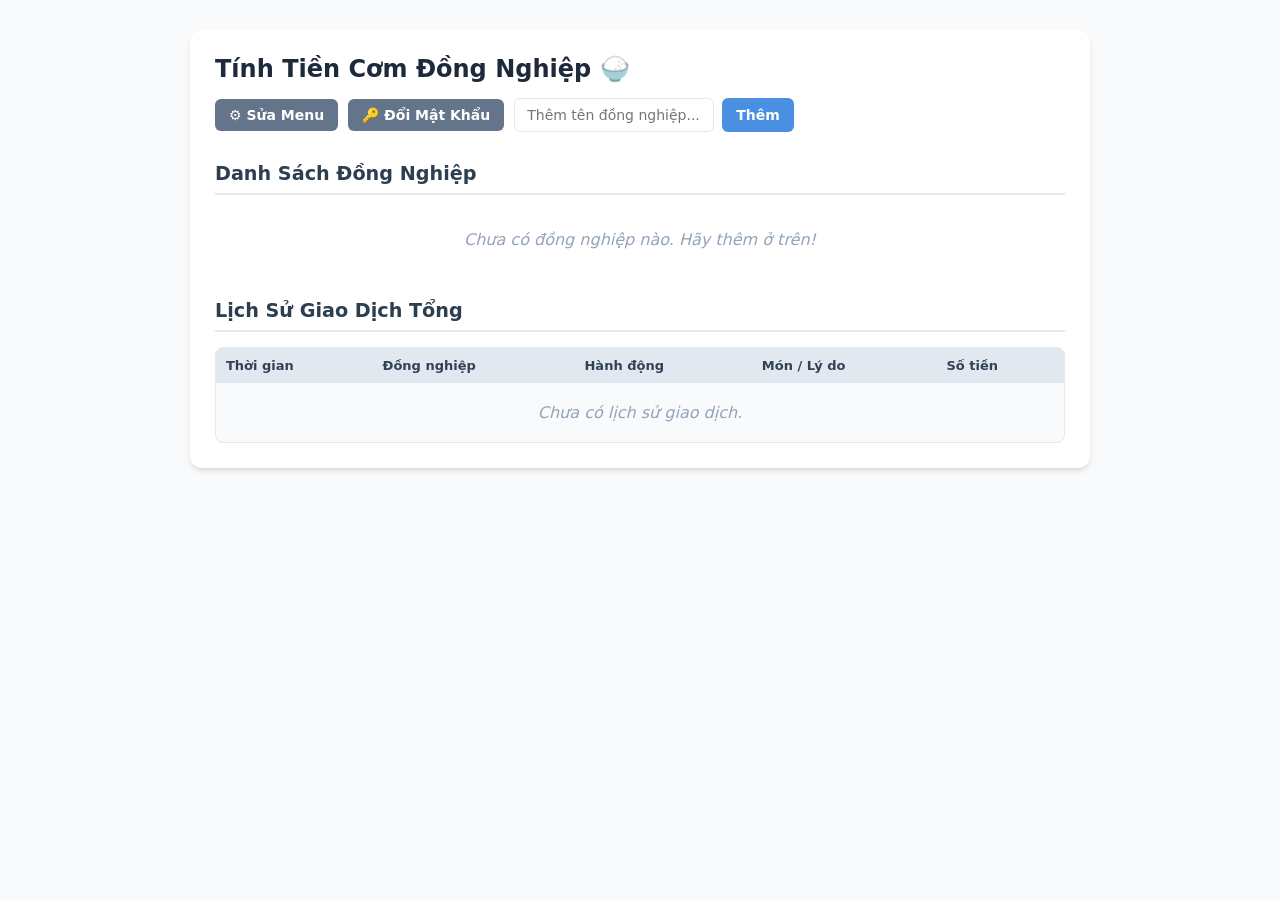
<file: legacy/tiencom-v1.html>
<!DOCTYPE html>
<!-- ARCHIVED LEGACY VERSION (v1) - Phiên bản cũ lưu trữ tham khảo. Phiên bản chính thức hoạt động tại: apps/tien-com/index.html -->
<html lang="vi">
<head>
    <meta charset="UTF-8">
    <meta name="viewport" content="width=device-width, initial-scale=1.0">
    <title>Quản Lý Tính Tiền Cơm Đồng Nghiệp</title>
    <style>
        :root {
            --primary-color: #4a90e2;
            --success-color: #2ecc71;
            --success-bg: #e8f8f5;
            --danger-color: #e74c3c;
            --danger-bg: #fdeaea;
            --text-color: #2c3e50;
            --border-color: #e2e8f0;
            --bg-color: #f8fafc;
        }

        * {
            box-sizing: border-box;
            margin: 0;
            padding: 0;
            font-family: 'Segoe UI', system-ui, -apple-system, sans-serif;
        }

        body {
            background-color: var(--bg-color);
            padding: 30px 20px;
            color: var(--text-color);
        }

        .container {
            max-width: 900px; 
            margin: 0 auto; 
            background: #ffffff; 
            padding: 25px; 
            border-radius: 12px;
            box-shadow: 0 4px 6px -1px rgba(0,0,0,0.1), 0 2px 4px -1px rgba(0,0,0,0.06); 
            position: relative;
        }

        .header-area { display: flex; justify-content: space-between; align-items: center; margin-bottom: 25px; flex-wrap: wrap; gap: 15px; }
        h1 { color: #1e293b; font-size: 24px; }
        h2 { text-align: left; font-size: 1.2rem; border-bottom: 2px solid var(--border-color); padding-bottom: 8px; margin-top: 30px; margin-bottom: 15px; }

        .top-actions { display: flex; gap: 10px; align-items: center; flex-wrap: wrap; }
        .add-colleague-box { display: flex; gap: 8px; }

        input[type="text"], input[type="number"], input[type="password"] { padding: 8px 12px; border: 1px solid var(--border-color); border-radius: 6px; font-size: 14px; outline: none; background: white; }
        input[type="text"]:focus, input[type="number"]:focus, input[type="password"]:focus { border-color: var(--primary-color); }

        button { cursor: pointer; padding: 8px 14px; border: none; border-radius: 6px; font-weight: 600; font-size: 14px; transition: all 0.2s; }
        .btn-primary { background-color: var(--primary-color); color: white; }
        .btn-primary:hover { background-color: #357abd; }
        .btn-secondary { background-color: #64748b; color: white; }
        .btn-secondary:hover { background-color: #475569; }

        .colleague-list { display: flex; flex-direction: column; gap: 12px; }
        .colleague-item { 
            display: flex; 
            align-items: center; 
            justify-content: space-between; 
            background: #ffffff; 
            border: 1px solid var(--border-color); 
            padding: 12px 15px; 
            border-radius: 8px; 
            gap: 15px; 
        }
        .colleague-left { display: flex; align-items: center; gap: 12px; flex: 1; }
        .colleague-info { flex: 1; }
        .colleague-name { font-weight: bold; font-size: 16px; color: #334155; }
        .colleague-balance { font-size: 13px; margin-top: 2px; }
        .balance-debt { color: var(--danger-color); font-weight: 600; }
        .balance-clear { color: #64748b; }
        .balance-add { color: var(--success-color); font-weight: 600; }

        .colleague-actions { display: flex; align-items: center; gap: 8px; }
        .btn-delete { background-color: transparent; color: #94a3b8; padding: 6px 10px; font-size: 15px; }
        .btn-delete:hover { color: var(--danger-color); }

        .btn-open-popup { 
            background-color: var(--primary-color); 
            color: white; 
            width: 36px; 
            height: 36px; 
            border-radius: 50%; 
            font-size: 20px; 
            line-height: 1;
            display: flex; 
            align-items: center; 
            justify-content: center;
            padding: 0;
            box-shadow: 0 2px 4px rgba(0,0,0,0.1);
        }
        .btn-open-popup:hover { background-color: #357abd; transform: scale(1.05); }

        /* MODAL POPUP GENERAL */
        .modal-overlay {
            display: none;
            position: fixed;
            top: 0; left: 0; width: 100%; height: 100%;
            background: rgba(0, 0, 0, 0.4);
            z-index: 100;
            justify-content: center;
            align-items: center;
        }
        .modal-overlay.show { display: flex; }

        .modal-content {
            background: white;
            width: 100%;
            max-width: 540px;
            border-radius: 12px;
            padding: 20px;
            box-shadow: 0 10px 25px rgba(0,0,0,0.2);
            position: relative;
            max-height: 90vh;
            overflow-y: auto;
        }

        .modal-header { display: flex; justify-content: space-between; align-items: center; margin-bottom: 15px; border-bottom: 1px solid var(--border-color); padding-bottom: 10px; }
        .modal-title { font-size: 18px; font-weight: bold; color: #1e293b; }
        .btn-close-modal { background: none; border: none; font-size: 20px; cursor: pointer; color: #64748b; }

        /* DATE BAR - SCROLL RIGHT TO LEFT */
        .date-bar-wrapper { margin-bottom: 15px; }
        .date-bar-title { font-size: 12px; color: #64748b; margin-bottom: 6px; font-weight: 600; }
        .date-bar {
            display: flex;
            gap: 8px;
            overflow-x: auto;
            padding-bottom: 8px;
            flex-direction: row;
        }
        .date-chip {
            flex: 0 0 auto;
            padding: 6px 12px;
            border: 1px solid var(--border-color);
            border-radius: 20px;
            font-size: 12px;
            cursor: pointer;
            background: #f1f5f9;
            color: #475569;
            transition: all 0.2s;
        }
        .date-chip.active {
            background: var(--primary-color);
            color: white;
            border-color: var(--primary-color);
            font-weight: bold;
        }

        /* QUICK OPTIONS (4 OPTIONS) */
        .quick-options-title { font-size: 13px; font-weight: bold; margin-bottom: 8px; color: #334155; }
        .quick-options-grid { display: grid; grid-template-columns: 1fr 1fr; gap: 8px; margin-bottom: 15px; }
        .btn-quick-opt {
            background: #ffffff;
            border: 1px solid var(--primary-color);
            color: var(--primary-color);
            padding: 10px;
            border-radius: 6px;
            text-align: left;
            transition: all 0.2s;
        }
        .btn-quick-opt:hover { background: #eff6ff; }
        .btn-quick-opt .opt-name { font-weight: bold; font-size: 13px; display: block; }
        .btn-quick-opt .opt-price { font-size: 12px; color: #64748b; }

        /* CUSTOM OPTION & ACTIONS */
        .custom-section { border-top: 1px solid var(--border-color); padding-top: 12px; margin-top: 10px; }
        .custom-row { display: flex; gap: 8px; margin-top: 8px; }
        .custom-row input { flex: 1; }

        .modal-footer-btns { display: flex; gap: 10px; margin-top: 15px; }
        .btn-add-action { flex: 1; background-color: var(--success-color); color: white; padding: 10px; }
        .btn-add-action:hover { background-color: #27ae60; }
        .btn-pay-action { flex: 1; background-color: var(--danger-color); color: white; padding: 10px; }
        .btn-pay-action:hover { background-color: #c0392b; }

        /* LOG IN POPUP BY DATE */
        .day-logs-box { margin-top: 15px; border-top: 1px dashed var(--border-color); padding-top: 10px; }
        .day-logs-title { font-size: 12px; font-weight: bold; color: #64748b; margin-bottom: 8px; }
        .day-log-item { display: flex; justify-content: space-between; align-items: center; background: #f8fafc; padding: 6px 10px; border-radius: 6px; margin-bottom: 6px; font-size: 12px; border: 1px solid #e2e8f0; }
        .day-log-actions button { padding: 2px 6px; font-size: 11px; margin-left: 4px; }

        /* LOG TABLE MAIN */
        .log-container { margin-top: 15px; border: 1px solid var(--border-color); border-radius: 8px; background: #f8fafc; max-height: 320px; overflow-y: auto; }
        .log-table { width: 100%; border-collapse: collapse; font-size: 13px; text-align: left; }
        .log-table th { background-color: #e2e8f0; color: #334155; padding: 10px; position: sticky; top: 0; z-index: 1; }
        .log-table td { padding: 8px 10px; border-bottom: 1px solid var(--border-color); }
        .log-add { color: #27ae60; font-weight: 500; }
        .log-pay { color: #c0392b; font-weight: 500; }
        .empty-state { text-align: center; color: #94a3b8; padding: 20px; font-style: italic; }

        /* MENU EDIT FORM */
        .menu-edit-grid { display: flex; flex-direction: column; gap: 10px; margin-bottom: 15px; }
        .menu-edit-row { display: flex; gap: 8px; align-items: center; }
        .menu-edit-row label { width: 60px; font-size: 13px; font-weight: bold; color: #475569; }
    </style>
</head>
<body>

    <div class="container">
        <div class="header-area">
            <h1>Tính Tiền Cơm Đồng Nghiệp 🍚</h1>
            <div class="top-actions">
                <button class="btn-secondary" onclick="openMenuModal()">⚙️ Sửa Menu</button>
                <button class="btn-secondary" onclick="openChangePassModal()">🔑 Đổi Mật Khẩu</button>
                <div class="add-colleague-box">
                    <input type="text" id="colleagueNameInput" placeholder="Thêm tên đồng nghiệp...">
                    <button class="btn-primary" onclick="addColleague()">Thêm</button>
                </div>
            </div>
        </div>

        <h2>Danh Sách Đồng Nghiệp</h2>
        <div class="colleague-list" id="colleagueList"></div>

        <h2>Lịch Sử Giao Dịch Tổng</h2>
        <div class="log-container">
            <table class="log-table">
                <thead>
                    <tr>
                        <th>Thời gian</th>
                        <th>Đồng nghiệp</th>
                        <th>Hành động</th>
                        <th>Món / Lý do</th>
                        <th>Số tiền</th>
                    </tr>
                </thead>
                <tbody id="logTableBody"></tbody>
            </table>
            <div id="logEmptyState" class="empty-state">Chưa có lịch sử giao dịch.</div>
        </div>
    </div>

    <!-- POPUP 1: GIAO DỊCH THÊM / TRẢ TIỀN -->
    <div class="modal-overlay" id="actionModal">
        <div class="modal-content">
            <div class="modal-header">
                <div class="modal-title" id="modalColleagueName">Tên Đồng Nghiệp</div>
                <button class="btn-close-modal" onclick="closeModal('actionModal')">✕</button>
            </div>

            <!-- THANH CHỌN NGÀY -->
            <div class="date-bar-wrapper">
                <div class="date-bar-title">Chọn ngày giao dịch (Hiện tại bên phải ➔ Quá khứ bên trái):</div>
                <div class="date-bar" id="dateBarContainer"></div>
            </div>

            <!-- 4 TÙY CHỌN BẤM NHANH -->
            <div class="quick-options-title">Chọn nhanh 4 món từ Menu chung:</div>
            <div class="quick-options-grid" id="quickOptionsGrid"></div>

            <!-- OPTION TÙY CHỌN -->
            <div class="custom-section">
                <div class="quick-options-title">Nhập món / Giá tiền tùy chọn:</div>
                <div class="custom-row">
                    <input type="text" id="customItemName" placeholder="Tên món / Nội dung">
                    <input type="number" id="customItemAmount" placeholder="Số tiền (.000đ)">
                </div>
                <div class="modal-footer-btns">
                    <button class="btn-add-action" onclick="submitTransaction('ADD')">+ Thêm Nợ</button>
                    <button class="btn-pay-action" onclick="submitTransaction('PAY')">- Trả Tiền</button>
                </div>
            </div>

            <!-- DANH SÁCH LỊCH SỬ ĂN UỐNG THEO NGÀY ĐANG CHỌN (CHO PHÉP SỬA/XÓA) -->
            <div class="day-logs-box">
                <div class="day-logs-title">Lịch sử ăn/trả của <span id="dayLogColleagueName" style="color:var(--primary-color)"></span> vào ngày <span id="dayLogDateLabel"></span>:</div>
                <div id="dayLogListContainer"></div>
            </div>
        </div>
    </div>

    <!-- POPUP 2: SỬA MENU CỐ ĐỊNH -->
    <div class="modal-overlay" id="menuModal">
        <div class="modal-content">
            <div class="modal-header">
                <div class="modal-title">⚙️ Cấu hình Menu chung (Dùng cho tất cả ngày)</div>
                <button class="btn-close-modal" onclick="closeModal('menuModal')">✕</button>
            </div>
            <p style="font-size:12px; color:#64748b; margin-bottom:12px;">Nhập số tiền theo hàng nghìn (Ví dụ: 30 tương đương 30.000đ)</p>
            <div class="menu-edit-grid">
                <div class="menu-edit-row">
                    <label>Món 1:</label>
                    <input type="text" id="editMName1" placeholder="Tên món">
                    <input type="number" id="editMVal1" placeholder="Giá (k)" style="width: 100px;">
                </div>
                <div class="menu-edit-row">
                    <label>Món 2:</label>
                    <input type="text" id="editMName2" placeholder="Tên món">
                    <input type="number" id="editMVal2" placeholder="Giá (k)" style="width: 100px;">
                </div>
                <div class="menu-edit-row">
                    <label>Món 3:</label>
                    <input type="text" id="editMName3" placeholder="Tên món">
                    <input type="number" id="editMVal3" placeholder="Giá (k)" style="width: 100px;">
                </div>
                <div class="menu-edit-row">
                    <label>Món 4:</label>
                    <input type="text" id="editMName4" placeholder="Tên món">
                    <input type="number" id="editMVal4" placeholder="Giá (k)" style="width: 100px;">
                </div>
            </div>
            <div style="display:flex; justify-content:flex-end; gap:8px;">
                <button class="btn-secondary" onclick="closeModal('menuModal')">Hủy</button>
                <button class="btn-primary" onclick="saveGlobalMenu()">Lưu Menu Cố Định</button>
            </div>
        </div>
    </div>

    <!-- POPUP 3: ĐỔI MẬT KHẨU -->
    <div class="modal-overlay" id="changePassModal">
        <div class="modal-content" style="max-width: 360px;">
            <div class="modal-header">
                <div class="modal-title">🔑 Đổi Mật Khẩu</div>
                <button class="btn-close-modal" onclick="closeModal('changePassModal')">✕</button>
            </div>
            <div style="display:flex; flex-direction:column; gap:10px;">
                <input type="password" id="oldPassInput" placeholder="Mật khẩu hiện tại">
                <input type="password" id="newPassInput" placeholder="Mật khẩu mới">
                <input type="password" id="confirmPassInput" placeholder="Xác nhận mật khẩu mới">
                <button class="btn-primary" style="margin-top:5px;" onclick="handleChangePassword()">Đổi Mật Khẩu</button>
            </div>
        </div>
    </div>

    <script>
        let colleagues = JSON.parse(localStorage.getItem('lunch_colleagues')) || [];
        let logs = JSON.parse(localStorage.getItem('lunch_logs')) || [];
        let appPassword = localStorage.getItem('lunch_app_password') || '1111'; // Mặc định 1111
        
        // Menu cố định lưu chung cho tất cả
        let globalMenu = JSON.parse(localStorage.getItem('lunch_global_menu')) || [
            { name: 'Cơm', val: 30 },
            { name: 'Nước', val: 15 },
            { name: 'Cơm đặc biệt', val: 40 },
            { name: 'Món khác', val: 20 }
        ];

        let currentSelectedColleagueId = null;
        let currentSelectedDateStr = getFormattedDate(new Date());

        function getFormattedDate(d) {
            const year = d.getFullYear();
            const month = String(d.getMonth() + 1).padStart(2, '0');
            const day = String(d.getDate()).padStart(2, '0');
            return `${year}-${month}-${day}`;
        }

        function formatDisplayDate(dateStr) {
            if(!dateStr) return '';
            const parts = dateStr.split('-');
            return `${parts[2]}/${parts[1]}`;
        }

        function saveLunchData() {
            localStorage.setItem('lunch_colleagues', JSON.stringify(colleagues));
            localStorage.setItem('lunch_logs', JSON.stringify(logs));
            localStorage.setItem('lunch_global_menu', JSON.stringify(globalMenu));
            localStorage.setItem('lunch_app_password', appPassword);
        }

        function verifyPassword() {
            const input = prompt("Nhập mật khẩu để tiếp tục:");
            if (input === null) return false;
            if (input === appPassword) {
                return true;
            } else {
                alert("Mật khẩu không chính xác!");
                return false;
            }
        }

        function formatMoney(amount) {
            return new Intl.NumberFormat('vi-VN', { style: 'currency', currency: 'VND' }).format(amount);
        }

        function formatDateTime(dateStr) {
            const d = new Date(dateStr);
            return `${String(d.getDate()).padStart(2, '0')}/${String(d.getMonth() + 1).padStart(2, '0')} ${String(d.getHours()).padStart(2, '0')}:${String(d.getMinutes()).padStart(2, '0')}`;
        }

        function closeModal(id) {
            document.getElementById(id).classList.remove('show');
        }

        /* --- XỬ LÝ ĐỒNG NGHIỆP --- */
        function addColleague() {
            const nameInput = document.getElementById('colleagueNameInput');
            const name = nameInput.value.trim();
            if (!name) { alert('Vui lòng nhập tên đồng nghiệp!'); return; }
            if (colleagues.some(c => c.name.toLowerCase() === name.toLowerCase())) { alert('Tên này đã tồn tại!'); return; }

            colleagues.push({ id: Date.now().toString(), name: name, balance: 0 });
            nameInput.value = '';
            saveLunchData();
            renderColleagues();
        }

        function deleteColleague(id) {
            if (!verifyPassword()) return;
            if (confirm('Xóa đồng nghiệp này khỏi danh sách?')) {
                colleagues = colleagues.filter(c => c.id !== id);
                recalculateBalances();
                saveLunchData();
                renderColleagues();
                renderLunchLogs();
            }
        }

        function renderColleagues() {
            const listContainer = document.getElementById('colleagueList');
            listContainer.innerHTML = '';
            if (colleagues.length === 0) {
                listContainer.innerHTML = '<div class="empty-state">Chưa có đồng nghiệp nào. Hãy thêm ở trên!</div>';
                return;
            }

            colleagues.forEach(c => {
                const item = document.createElement('div');
                item.className = 'colleague-item';

                let balanceClass = 'balance-clear', balanceText = 'Đã sạch nợ 🎉';
                if (c.balance > 0) {
                    balanceClass = 'balance-debt'; balanceText = `Còn nợ: ${formatMoney(c.balance)}`;
                } else if (c.balance < 0) {
                    balanceClass = 'balance-add'; balanceText = `Trả dư: ${formatMoney(Math.abs(c.balance))}`;
                }

                item.innerHTML = `
                    <div class="colleague-left">
                        <div class="colleague-info">
                            <div class="colleague-name">${c.name}</div>
                            <div class="colleague-balance ${balanceClass}">${balanceText}</div>
                        </div>
                    </div>
                    <div class="colleague-actions">
                        <button class="btn-delete" title="Xóa đồng nghiệp" onclick="deleteColleague('${c.id}')">🗑️</button>
                        <button class="btn-open-popup" title="Thêm / Trả tiền" onclick="openActionModal('${c.id}')">+</button>
                    </div>
                `;

                listContainer.appendChild(item);
            });
        }

        /* --- XỬ LÝ MENU CỐ ĐỊNH --- */
        function openMenuModal() {
            if (!verifyPassword()) return;
            document.getElementById('editMName1').value = globalMenu[0].name;
            document.getElementById('editMVal1').value = globalMenu[0].val;
            document.getElementById('editMName2').value = globalMenu[1].name;
            document.getElementById('editMVal2').value = globalMenu[1].val;
            document.getElementById('editMName3').value = globalMenu[2].name;
            document.getElementById('editMVal3').value = globalMenu[2].val;
            document.getElementById('editMName4').value = globalMenu[3].name;
            document.getElementById('editMVal4').value = globalMenu[3].val;

            document.getElementById('menuModal').classList.add('show');
        }

        function saveGlobalMenu() {
            globalMenu = [
                { name: document.getElementById('editMName1').value.trim() || 'Món 1', val: parseInt(document.getElementById('editMVal1').value) || 0 },
                { name: document.getElementById('editMName2').value.trim() || 'Món 2', val: parseInt(document.getElementById('editMVal2').value) || 0 },
                { name: document.getElementById('editMName3').value.trim() || 'Món 3', val: parseInt(document.getElementById('editMVal3').value) || 0 },
                { name: document.getElementById('editMName4').value.trim() || 'Món 4', val: parseInt(document.getElementById('editMVal4').value) || 0 }
            ];
            saveLunchData();
            closeModal('menuModal');
            alert('Đã cập nhật Menu cố định thành công!');
        }

        /* --- XỬ LÝ GIAO DỊCH POPUP --- */
        function openActionModal(colleagueId) {
            currentSelectedColleagueId = colleagueId;
            const colleague = colleagues.find(c => c.id === colleagueId);
            if (!colleague) return;

            document.getElementById('modalColleagueName').innerText = `Giao dịch với: ${colleague.name}`;
            document.getElementById('dayLogColleagueName').innerText = colleague.name;
            currentSelectedDateStr = getFormattedDate(new Date());

            renderDateBar();
            loadQuickOptions();
            renderDayLogs();

            document.getElementById('customItemName').value = '';
            document.getElementById('customItemAmount').value = '';
            document.getElementById('actionModal').classList.add('show');
        }

        function renderDateBar() {
            const container = document.getElementById('dateBarContainer');
            container.innerHTML = '';

            const dates = [];
            const today = new Date();
            for (let i = 13; i >= 0; i--) {
                const d = new Date();
                d.setDate(today.getDate() - i);
                dates.push(getFormattedDate(d));
            }

            dates.forEach(dateStr => {
                const chip = document.createElement('div');
                chip.className = `date-chip ${dateStr === currentSelectedDateStr ? 'active' : ''}`;
                chip.innerText = dateStr === getFormattedDate(today) ? `Hôm nay (${formatDisplayDate(dateStr)})` : formatDisplayDate(dateStr);
                chip.onclick = () => {
                    currentSelectedDateStr = dateStr;
                    renderDateBar();
                    renderDayLogs();
                };
                container.appendChild(chip);
            });

            setTimeout(() => { container.scrollLeft = container.scrollWidth; }, 50);
        }

        function loadQuickOptions() {
            const optionsContainer = document.getElementById('quickOptionsGrid');
            optionsContainer.innerHTML = '';
            globalMenu.forEach((item) => {
                const btn = document.createElement('button');
                btn.className = 'btn-quick-opt';
                btn.innerHTML = `
                    <span class="opt-name">${item.name}</span>
                    <span class="opt-price">${item.val ? item.val + '.000đ' : '0đ'}</span>
                `;
                btn.onclick = () => {
                    document.getElementById('customItemName').value = item.name;
                    document.getElementById('customItemAmount').value = item.val;
                };
                optionsContainer.appendChild(btn);
            });
        }

        function submitTransaction(type) {
            const colleague = colleagues.find(c => c.id === currentSelectedColleagueId);
            if (!colleague) return;

            const itemName = document.getElementById('customItemName').value.trim() || (type === 'ADD' ? 'Cơm/Nước' : 'Trả tiền');
            let rawAmount = parseInt(document.getElementById('customItemAmount').value);

            if (isNaN(rawAmount) || rawAmount <= 0) {
                alert('Vui lòng nhập số tiền hợp lệ!');
                return;
            }

            const parsedAmount = rawAmount * 1000;

            const now = new Date();
            // Lấy giờ phút hiện tại kết hợp với ngày được chọn
            const targetDateObj = new Date(currentSelectedDateStr + 'T' + String(now.getHours()).padStart(2,'0') + ':' + String(now.getMinutes()).padStart(2,'0') + ':00');

            logs.unshift({ 
                id: Date.now().toString(),
                timestamp: targetDateObj.toISOString(), 
                dateStr: currentSelectedDateStr,
                colleagueId: colleague.id,
                name: colleague.name, 
                action: type === 'ADD' ? 'Thêm tiền' : 'Trả tiền', 
                itemName: itemName,
                amount: parsedAmount 
            });

            recalculateBalances();
            saveLunchData();
            renderColleagues();
            renderLunchLogs();
            renderDayLogs();

            document.getElementById('customItemName').value = '';
            document.getElementById('customItemAmount').value = '';
        }

        /* --- HIỂN THỊ VÀ SỬA/XÓA LOG THEO NGÀY CỤ THỂ --- */
        function renderDayLogs() {
            document.getElementById('dayLogDateLabel').innerText = formatDisplayDate(currentSelectedDateStr);
            const container = document.getElementById('dayLogListContainer');
            container.innerHTML = '';

            const filteredLogs = logs.filter(l => l.colleagueId === currentSelectedColleagueId && l.dateStr === currentSelectedDateStr);

            if (filteredLogs.length === 0) {
                container.innerHTML = '<div style="font-size:11px; color:#94a3b8; font-style:italic;">Không có giao dịch trong ngày này.</div>';
                return;
            }

            filteredLogs.forEach(log => {
                const item = document.createElement('div');
                item.className = 'day-log-item';
                const actionColor = log.action === 'Thêm tiền' ? '#27ae60' : '#c0392b';
                
                item.innerHTML = `
                    <div>
                        <strong style="color:${actionColor}">[${log.action}]</strong> ${log.itemName}: <strong>${formatMoney(log.amount)}</strong>
                    </div>
                    <div class="day-log-actions">
                        <button class="btn-secondary" onclick="editLogItem('${log.id}')">✏️ Sửa</button>
                        <button class="btn-secondary" style="background:var(--danger-color)" onclick="deleteLogItem('${log.id}')">🗑️</button>
                    </div>
                `;
                container.appendChild(item);
            });
        }

        function editLogItem(logId) {
            if (!verifyPassword()) return;
            const log = logs.find(l => l.id === logId);
            if (!log) return;

            const newName = prompt("Sửa tên món / nội dung:", log.itemName);
            if (newName === null) return;

            const newAmountK = prompt("Sửa số tiền (đơn vị nghìn, ví dụ: 30):", log.amount / 1000);
            if (newAmountK === null) return;

            const parsedAmount = parseInt(newAmountK) * 1000;
            if (isNaN(parsedAmount) || parsedAmount <= 0) {
                alert("Số tiền không hợp lệ!");
                return;
            }

            log.itemName = newName.trim() || log.itemName;
            log.amount = parsedAmount;

            recalculateBalances();
            saveLunchData();
            renderColleagues();
            renderLunchLogs();
            renderDayLogs();
        }

        function deleteLogItem(logId) {
            if (!verifyPassword()) return;
            if (confirm("Bạn có chắc chắn muốn xóa lịch sử giao dịch này?")) {
                logs = logs.filter(l => l.id !== logId);
                recalculateBalances();
                saveLunchData();
                renderColleagues();
                renderLunchLogs();
                renderDayLogs();
            }
        }

        /* --- TÍNH LẠI CÂN BẰNG TIỀN DỰA TRÊN LOGS --- */
        function recalculateBalances() {
            colleagues.forEach(c => c.balance = 0);
            logs.forEach(log => {
                const c = colleagues.find(item => item.id === log.colleagueId || item.name === log.name);
                if (c) {
                    if (log.action === 'Thêm tiền') {
                        c.balance += log.amount;
                    } else if (log.action === 'Trả tiền') {
                        c.balance -= log.amount;
                    }
                }
            });
        }

        /* --- XỬ LÝ BẢNG LOG TỔNG --- */
        function renderLunchLogs() {
            const tableBody = document.getElementById('logTableBody');
            const emptyState = document.getElementById('logEmptyState');
            tableBody.innerHTML = '';

            if (logs.length === 0) {
                emptyState.style.display = 'block'; 
                return;
            } else {
                emptyState.style.display = 'none';
            }

            logs.forEach(log => {
                const tr = document.createElement('tr');
                const actionClass = log.action === 'Thêm tiền' ? 'log-add' : 'log-pay';
                const actionSymbol = log.action === 'Thêm tiền' ? '+' : '-';

                tr.innerHTML = `
                    <td>${formatDateTime(log.timestamp)}</td>
                    <td><strong>${log.name}</strong></td>
                    <td class="${actionClass}">${log.action}</td>
                    <td>${log.itemName || '-'}</td>
                    <td class="${actionClass}">${actionSymbol}${formatMoney(log.amount)}</td>
                `;
                tableBody.appendChild(tr);
            });
        }

        /* --- MẬT KHẨU --- */
        function openChangePassModal() {
            document.getElementById('oldPassInput').value = '';
            document.getElementById('newPassInput').value = '';
            document.getElementById('confirmPassInput').value = '';
            document.getElementById('changePassModal').classList.add('show');
        }

        function handleChangePassword() {
            const oldPass = document.getElementById('oldPassInput').value;
            const newPass = document.getElementById('newPassInput').value;
            const confirmPass = document.getElementById('confirmPassInput').value;

            if (oldPass !== appPassword) {
                alert('Mật khẩu hiện tại không chính xác!');
                return;
            }
            if (!newPass) {
                alert('Vui lòng nhập mật khẩu mới!');
                return;
            }
            if (newPass !== confirmPass) {
                alert('Mật khẩu xác nhận không trùng khớp!');
                return;
            }

            appPassword = newPass;
            saveLunchData();
            closeModal('changePassModal');
            alert('Đổi mật khẩu thành công!');
        }

        // Đóng popup khi nhấn ra bên ngoài
        window.addEventListener('click', function(event) {
            if (event.target.classList.contains('modal-overlay')) {
                event.target.classList.remove('show');
            }
        });

        // KHỞI CHẠY HỆ THỐNG
        recalculateBalances();
        renderColleagues();
        renderLunchLogs();
    </script>
</body>
</html>
</file>
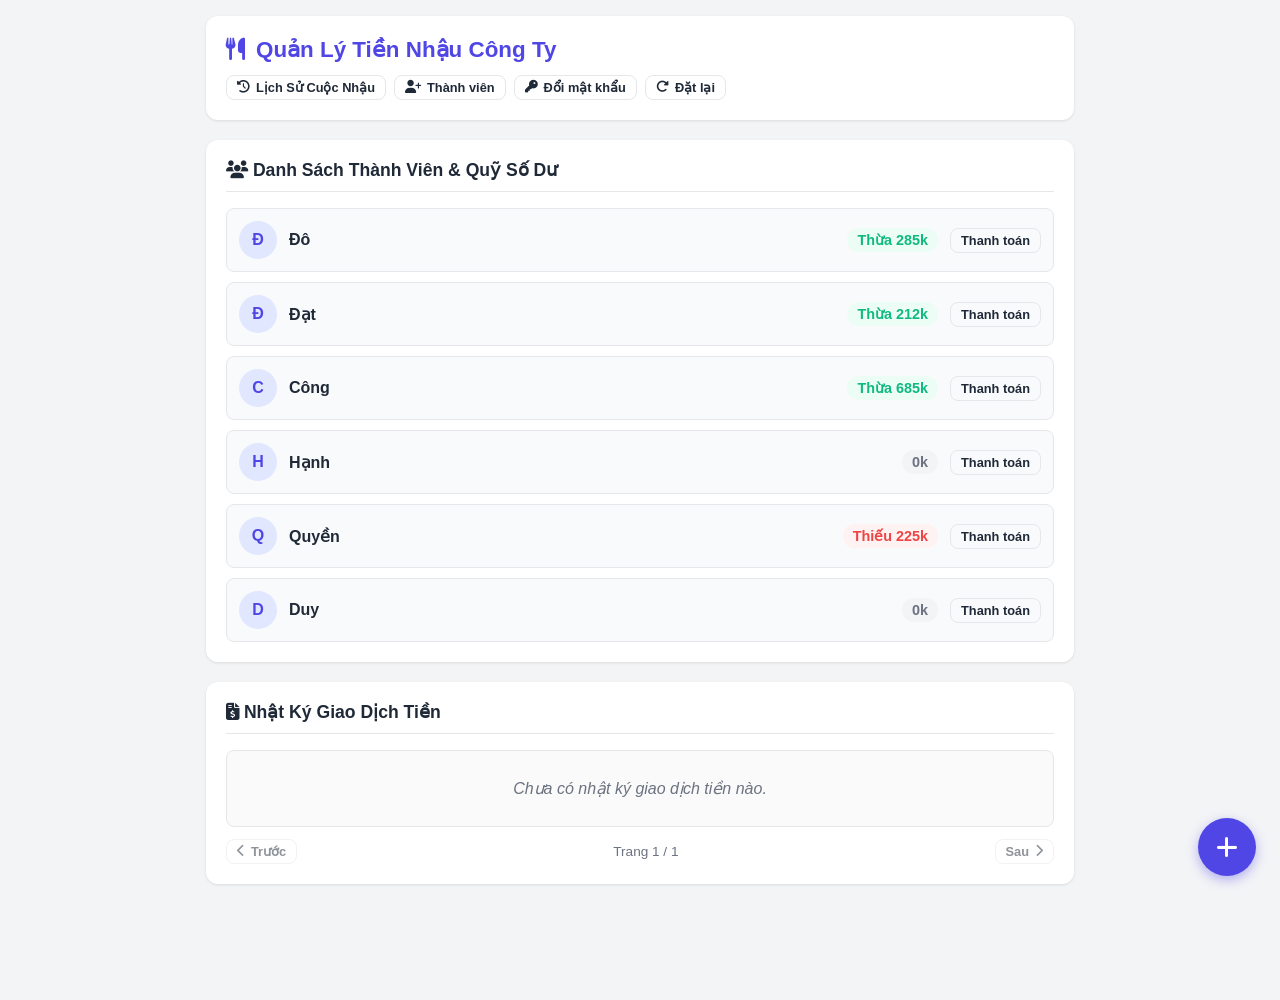
<file: website/ChiaBill.html>
<!DOCTYPE html>
<html lang="vi">
<head>
    <meta charset="UTF-8">
    <meta name="viewport" content="width=device-width, initial-scale=1.0">
    <title>Phần Mềm Tính Tiền Nhậu & Chia Quỹ Công Ty</title>
    <!-- FontAwesome for icons -->
    <link rel="stylesheet" href="https://cdnjs.cloudflare.com/ajax/libs/font-awesome/6.4.0/css/all.min.css">
    <style>
        :root {
            --primary: #4f46e5;
            --primary-hover: #4338ca;
            --bg-body: #f3f4f6;
            --card-bg: #ffffff;
            --text-main: #1f2937;
            --text-muted: #6b7280;
            --green: #10b981;
            --green-bg: #ecfdf5;
            --red: #ef4444;
            --red-bg: #fef2f2;
            --border: #e5e7eb;
        }

        * {
            box-sizing: border-box;
            margin: 0;
            padding: 0;
            font-family: -apple-system, BlinkMacSystemFont, "Segoe UI", Roboto, Helvetica, Arial, sans-serif;
        }

        body {
            background-color: var(--bg-body);
            color: var(--text-main);
            padding-bottom: 80px;
        }

        .container {
            max-width: 900px;
            margin: 0 auto;
            padding: 16px;
        }

        /* Header */
        header {
            background: var(--card-bg);
            padding: 20px;
            border-radius: 12px;
            box-shadow: 0 1px 3px rgba(0,0,0,0.1);
            margin-bottom: 20px;
            display: flex;
            justify-content: space-between;
            align-items: center;
            flex-wrap: wrap;
            gap: 12px;
        }

        header h1 {
            font-size: 1.4rem;
            color: var(--primary);
            display: flex;
            align-items: center;
            gap: 10px;
        }

        .header-btns {
            display: flex;
            gap: 8px;
            flex-wrap: wrap;
        }

        /* Buttons */
        .btn {
            border: none;
            padding: 8px 16px;
            border-radius: 8px;
            font-weight: 600;
            font-size: 0.9rem;
            cursor: pointer;
            transition: all 0.2s;
            display: inline-flex;
            align-items: center;
            gap: 6px;
        }

        .btn-primary { background: var(--primary); color: white; }
        .btn-primary:hover { background: var(--primary-hover); }
        .btn-success { background: var(--green); color: white; }
        .btn-success:hover { background: #059669; }
        .btn-outline { background: transparent; border: 1px solid var(--border); color: var(--text-main); }
        .btn-outline:hover { background: #f9fafb; }
        .btn-danger { background: var(--red); color: white; }
        .btn-danger:hover { background: #dc2626; }
        .btn-sm { padding: 4px 10px; font-size: 0.8rem; }
        .btn:disabled { opacity: 0.5; cursor: not-allowed; }

        /* Floating + Button */
        .fab {
            position: fixed;
            bottom: 24px;
            right: 24px;
            width: 58px;
            height: 58px;
            border-radius: 50%;
            background: var(--primary);
            color: white;
            font-size: 24px;
            border: none;
            box-shadow: 0 4px 12px rgba(79, 70, 229, 0.4);
            cursor: pointer;
            display: flex;
            align-items: center;
            justify-content: center;
            transition: transform 0.2s;
            z-index: 99;
        }
        .fab:hover { transform: scale(1.08); }

        /* Card Section */
        .card {
            background: var(--card-bg);
            border-radius: 12px;
            padding: 20px;
            box-shadow: 0 1px 3px rgba(0,0,0,0.1);
            margin-bottom: 20px;
        }

        .card-header {
            display: flex;
            justify-content: space-between;
            align-items: center;
            margin-bottom: 16px;
            padding-bottom: 10px;
            border-bottom: 1px solid var(--border);
        }

        .card-header h2 {
            font-size: 1.1rem;
            color: var(--text-main);
        }

        /* Member List Table */
        .member-list {
            display: flex;
            flex-direction: column;
            gap: 10px;
        }

        .member-item {
            display: flex;
            align-items: center;
            justify-content: space-between;
            padding: 12px;
            background: #f9fafb;
            border-radius: 8px;
            border: 1px solid var(--border);
        }

        .member-info {
            display: flex;
            align-items: center;
            gap: 12px;
        }

        .avatar {
            width: 38px;
            height: 38px;
            border-radius: 50%;
            background: #e0e7ff;
            color: var(--primary);
            display: flex;
            align-items: center;
            justify-content: center;
            font-weight: bold;
            font-size: 1rem;
        }

        .member-name {
            font-weight: 600;
        }

        .balance-badge {
            font-weight: 700;
            padding: 4px 10px;
            border-radius: 20px;
            font-size: 0.9rem;
        }

        .balance-badge.green { background: var(--green-bg); color: var(--green); }
        .balance-badge.red { background: var(--red-bg); color: var(--red); }
        .balance-badge.zero { background: #f3f4f6; color: var(--text-muted); }

        /* Logs List */
        .log-container {
            max-height: 540px;
            overflow-y: auto;
            border: 1px solid var(--border);
            border-radius: 8px;
            padding: 8px;
            background: #fafafa;
        }

        .log-list {
            display: flex;
            flex-direction: column;
            gap: 8px;
        }

        .log-item {
            padding: 10px 12px;
            background: white;
            border: 1px solid var(--border);
            border-radius: 6px;
            display: flex;
            justify-content: space-between;
            align-items: center;
        }

        .log-item.clickable { cursor: pointer; }
        .log-item.clickable:hover { background: #f9fafb; }

        .log-title {
            font-weight: 600;
            margin-bottom: 2px;
            font-size: 0.9rem;
        }

        .log-sub {
            font-size: 0.8rem;
            color: var(--text-muted);
        }

        .log-amount { font-weight: 700; font-size: 0.9rem; }
        .log-amount.plus { color: var(--green); }
        .log-amount.minus { color: var(--red); }

        .pagination {
            display: flex;
            justify-content: space-between;
            align-items: center;
            margin-top: 12px;
            font-size: 0.85rem;
            color: var(--text-muted);
        }

        /* Modal Popup */
        .modal-overlay {
            position: fixed;
            top: 0; left: 0; right: 0; bottom: 0;
            background: rgba(0,0,0,0.5);
            display: flex;
            align-items: center;
            justify-content: center;
            z-index: 1000;
            opacity: 0;
            pointer-events: none;
            transition: opacity 0.2s ease;
            padding: 16px;
        }

        .modal-overlay.active {
            opacity: 1;
            pointer-events: auto;
        }

        .modal {
            background: var(--card-bg);
            border-radius: 12px;
            width: 100%;
            max-width: 550px;
            max-height: 90vh;
            display: flex;
            flex-direction: column;
            box-shadow: 0 10px 25px rgba(0,0,0,0.2);
            overflow: hidden;
        }

        .modal-header {
            padding: 16px 20px;
            border-bottom: 1px solid var(--border);
            display: flex;
            justify-content: space-between;
            align-items: center;
        }

        .modal-body {
            padding: 20px;
            overflow-y: auto;
            display: flex;
            flex-direction: column;
            gap: 16px;
        }

        .modal-footer {
            padding: 16px 20px;
            border-top: 1px solid var(--border);
            display: flex;
            justify-content: flex-end;
            gap: 10px;
            background: #f9fafb;
        }

        .close-btn {
            background: none;
            border: none;
            font-size: 1.2rem;
            cursor: pointer;
            color: var(--text-muted);
        }

        /* Form Controls */
        .form-group {
            display: flex;
            flex-direction: column;
            gap: 6px;
        }

        .form-group label {
            font-size: 0.85rem;
            font-weight: 600;
            color: var(--text-muted);
        }

        .form-control {
            padding: 10px 12px;
            border: 1px solid var(--border);
            border-radius: 8px;
            font-size: 0.95rem;
            outline: none;
        }

        .form-control:focus {
            border-color: var(--primary);
        }

        /* Table inside Modal */
        .meal-table {
            width: 100%;
            border-collapse: collapse;
            font-size: 0.88rem;
        }

        .meal-table th, .meal-table td {
            padding: 8px 6px;
            border-bottom: 1px solid var(--border);
            text-align: left;
        }

        .meal-table input[type="number"] {
            width: 100px;
            padding: 6px;
            border: 1px solid var(--border);
            border-radius: 4px;
            text-align: right;
        }

        .summary-box {
            background: #e0e7ff;
            color: #3730a3;
            padding: 12px;
            border-radius: 8px;
            font-size: 0.9rem;
            display: flex;
            justify-content: space-between;
            font-weight: 600;
        }

        .empty-state {
            text-align: center;
            color: var(--text-muted);
            padding: 20px;
            font-style: italic;
        }
    </style>
</head>
<body>

    <div class="container">
        <!-- Header -->
        <header>
            <h1><i class="fa-solid fa-utensils"></i> Quản Lý Tiền Nhậu Công Ty</h1>
            <div class="header-btns">
                <button class="btn btn-outline btn-sm" onclick="openMealHistoryModal()"><i class="fa-solid fa-clock-rotate-left"></i> Lịch Sử Cuộc Nhậu</button>
                <button class="btn btn-outline btn-sm" onclick="openMemberModal()"><i class="fa-solid fa-user-plus"></i> Thành viên</button>
                <button class="btn btn-outline btn-sm" onclick="openChangePasswordModal()"><i class="fa-solid fa-key"></i> Đổi mật khẩu</button>
                <button class="btn btn-outline btn-sm" onclick="resetData()"><i class="fa-solid fa-rotate-right"></i> Đặt lại</button>
            </div>
        </header>

        <!-- Dynamic Member List Section -->
        <div class="card">
            <div class="card-header">
                <h2><i class="fa-solid fa-users"></i> Danh Sách Thành Viên & Quỹ Số Dư</h2>
            </div>
            <div id="memberList" class="member-list">
                <!-- Dynamic list populated via JS -->
            </div>
        </div>

        <!-- Money Logs Section -->
        <div class="card">
            <div class="card-header">
                <h2><i class="fa-solid fa-file-invoice-dollar"></i> Nhật Ký Giao Dịch Tiền</h2>
            </div>
            <div class="log-container">
                <div id="moneyLogList" class="log-list">
                    <!-- Dynamic money logs populated via JS -->
                </div>
            </div>
            <!-- Pagination Bar -->
            <div class="pagination">
                <button class="btn btn-outline btn-sm" id="prevPageBtn" onclick="changeLogPage(-1)"><i class="fa-solid fa-chevron-left"></i> Trước</button>
                <span id="logPageInfo">Trang 1 / 1</span>
                <button class="btn btn-outline btn-sm" id="nextPageBtn" onclick="changeLogPage(1)">Sau <i class="fa-solid fa-chevron-right"></i></button>
            </div>
        </div>
    </div>

    <!-- Floating Add Button -->
    <button class="fab" onclick="openAddMealModal()" title="Thêm bữa ăn mới">
        <i class="fa-solid fa-plus"></i>
    </button>

    <!-- 1. Modal Add New Meal -->
    <div class="modal-overlay" id="mealModal">
        <div class="modal">
            <div class="modal-header">
                <h3 id="mealModalTitle">Thêm Bữa Ăn Mới</h3>
                <button class="close-btn" onclick="closeModal('mealModal')">&times;</button>
            </div>
            <div class="modal-body">
                <div class="form-group">
                    <label for="mealName">Tên bữa ăn / sự kiện</label>
                    <input type="text" id="mealName" class="form-control" placeholder="Ví dụ: Lẩu dê cuối tuần, Chung kết VP...">
                </div>
                <div class="form-group">
                    <label for="mealDate">Ngày tháng</label>
                    <input type="date" id="mealDate" class="form-control">
                </div>

                <!-- Input Tổng Chi Phí Cuộc Nhậu (Chỉ cần nhập hàng nghìn) -->
                <div class="form-group">
                    <label for="mealTotalInput">Tổng chi phí cuộc nhậu (k) (Ví dụ: Nhập 1500 = 1.500k = 1.500.000đ):</label>
                    <input type="number" id="mealTotalInput" class="form-control" placeholder="Ví dụ: 1500 (=1.500k)" oninput="updateMealCalculation()">
                </div>

                <div class="summary-box">
                    <span>Tổng chi: <strong id="modalTotalPaid">0k</strong></span>
                    <span>Chia đều (<span id="modalPeopleCount">0</span> người): <strong id="modalCostPerPerson">0k/người</strong></span>
                </div>

                <div class="form-group">
                    <label>Danh sách tham gia & Trả trước (k) (Ví dụ: Nhập 100 = 100k):</label>
                    <table class="meal-table">
                        <thead>
                            <tr>
                                <th style="width: 35px;"><input type="checkbox" id="checkAll" onchange="toggleCheckAll(this)"></th>
                                <th>Thành viên</th>
                                <th style="text-align: right;">Trả trước (k)</th>
                            </tr>
                        </thead>
                        <tbody id="mealMembersTable">
                            <!-- Populated dynamically -->
                        </tbody>
                    </table>
                </div>
            </div>
            <div class="modal-footer">
                <button class="btn btn-outline" onclick="closeModal('mealModal')">Hủy</button>
                <button class="btn btn-primary" onclick="saveMeal()">Lưu bữa ăn</button>
            </div>
        </div>
    </div>

    <!-- 2. Modal Payment / Settlement -->
    <div class="modal-overlay" id="payModal">
        <div class="modal">
            <div class="modal-header">
                <h3>Thanh Toán / Cấn Trừ Quỹ</h3>
                <button class="close-btn" onclick="closeModal('payModal')">&times;</button>
            </div>
            <div class="modal-body">
                <input type="hidden" id="payMemberId">
                <p>Thành viên: <strong id="payMemberName" style="color: var(--primary);"></strong></p>
                <p>Trạng thái hiện tại: <span id="payCurrentBalance"></span></p>

                <div class="form-group">
                    <label for="payAmount">Nhập số tiền (k): (Nhập 100 = 100k = 100.000đ)</label>
                    <input type="number" id="payAmount" class="form-control" placeholder="Ví dụ: 100 (=100k)">
                </div>
                <div style="font-size:0.8rem; color:var(--text-muted);">
                    * Nhập số dương khi thành viên nộp thêm tiền vào quỹ.<br>
                    * Nhập số âm nếu thanh toán/trả lại tiền thừa cho thành viên.
                </div>
            </div>
            <div class="modal-footer">
                <button class="btn btn-outline" onclick="closeModal('payModal')">Hủy</button>
                <button class="btn btn-success" onclick="confirmPayment()">Xác nhận thanh toán</button>
            </div>
        </div>
    </div>

    <!-- 3. Modal Manage Members -->
    <div class="modal-overlay" id="memberModal">
        <div class="modal">
            <div class="modal-header">
                <h3>Quản Lý Thành Viên</h3>
                <button class="close-btn" onclick="closeModal('memberModal')">&times;</button>
            </div>
            <div class="modal-body">
                <div class="form-group" style="flex-direction: row; gap: 8px;">
                    <input type="text" id="newMemberName" class="form-control" placeholder="Nhập tên thành viên mới..." style="flex:1;">
                    <button class="btn btn-primary" onclick="addMember()">Thêm</button>
                </div>
                <div class="form-group">
                    <label>Danh sách hiện tại:</label>
                    <div id="manageMemberList" style="display: flex; flex-direction: column; gap: 8px;">
                        <!-- List populated dynamically -->
                    </div>
                </div>
            </div>
            <div class="modal-footer">
                <button class="btn btn-outline" onclick="closeModal('memberModal')">Đóng</button>
            </div>
        </div>
    </div>

    <!-- 4. Modal Meals History -->
    <div class="modal-overlay" id="mealHistoryModal">
        <div class="modal">
            <div class="modal-header">
                <h3><i class="fa-solid fa-list-check"></i> Lịch Sử Các Cuộc Nhậu</h3>
                <button class="close-btn" onclick="closeModal('mealHistoryModal')">&times;</button>
            </div>
            <div class="modal-body">
                <div id="mealHistoryList" class="log-list">
                    <!-- Populated dynamically -->
                </div>
            </div>
            <div class="modal-footer">
                <button class="btn btn-outline" onclick="closeModal('mealHistoryModal')">Đóng</button>
            </div>
        </div>
    </div>

    <!-- 5. Modal Meal Detail -->
    <div class="modal-overlay" id="logDetailModal">
        <div class="modal">
            <div class="modal-header">
                <h3 id="logDetailTitle">Chi Tiết Bữa Ăn</h3>
                <button class="close-btn" onclick="closeModal('logDetailModal')">&times;</button>
            </div>
            <div class="modal-body" id="logDetailBody">
                <!-- Dynamic text -->
            </div>
            <div class="modal-footer" id="logDetailFooter">
                <button class="btn btn-outline" onclick="closeModal('logDetailModal')">Đóng</button>
            </div>
        </div>
    </div>

    <!-- 6. Modal Password Prompt -->
    <div class="modal-overlay" id="authModal">
        <div class="modal" style="max-width: 380px;">
            <div class="modal-header">
                <h3><i class="fa-solid fa-lock"></i> Xác Thực Mật Khẩu</h3>
                <button class="close-btn" onclick="closeModal('authModal')">&times;</button>
            </div>
            <div class="modal-body">
                <div class="form-group">
                    <label for="authPassword">Nhập mật khẩu để thực hiện chỉnh sửa:</label>
                    <input type="password" id="authPassword" class="form-control" placeholder="Mật khẩu...">
                </div>
            </div>
            <div class="modal-footer">
                <button class="btn btn-outline" onclick="closeModal('authModal')">Hủy</button>
                <button class="btn btn-primary" onclick="submitAuth()">Xác nhận</button>
            </div>
        </div>
    </div>

    <!-- 7. Modal Change Password -->
    <div class="modal-overlay" id="changePassModal">
        <div class="modal" style="max-width: 400px;">
            <div class="modal-header">
                <h3><i class="fa-solid fa-key"></i> Đổi Mật Khẩu</h3>
                <button class="close-btn" onclick="closeModal('changePassModal')">&times;</button>
            </div>
            <div class="modal-body">
                <div class="form-group">
                    <label for="oldPass">Mật khẩu hiện tại:</label>
                    <input type="password" id="oldPass" class="form-control">
                </div>
                <div class="form-group">
                    <label for="newPass">Mật khẩu mới:</label>
                    <input type="password" id="newPass" class="form-control">
                </div>
            </div>
            <div class="modal-footer">
                <button class="btn btn-outline" onclick="closeModal('changePassModal')">Hủy</button>
                <button class="btn btn-primary" onclick="confirmChangePassword()">Lưu thay đổi</button>
            </div>
        </div>
    </div>

    <script>
        // Default initial data
        const defaultMembers = [
            { id: 1, name: "Đô", balance: 285000 },
            { id: 2, name: "Đạt", balance: 212000 },
            { id: 3, name: "Công", balance: 685000 },
            { id: 4, name: "Hạnh", balance: 0 },
            { id: 5, name: "Quyền", balance: -225000 },
            { id: 6, name: "Duy", balance: 0 }
        ];

        let members = JSON.parse(localStorage.getItem('nhau_members')) || defaultMembers;
        let meals = JSON.parse(localStorage.getItem('nhau_meals')) || [];
        let moneyLogs = JSON.parse(localStorage.getItem('nhau_money_logs')) || [];
        let currentPassword = localStorage.getItem('nhau_pass') || "@2664";

        let pendingAction = null; 

        // Pagination Variables for Log
        let currentLogPage = 1;
        const LOGS_PER_PAGE = 50;

        // Save data to localStorage
        function saveData() {
            localStorage.setItem('nhau_members', JSON.stringify(members));
            localStorage.setItem('nhau_meals', JSON.stringify(meals));
            localStorage.setItem('nhau_money_logs', JSON.stringify(moneyLogs));
            localStorage.setItem('nhau_pass', currentPassword);
        }

        // Helper: Convert user input to VND (1500 -> 1500000)
        function parseInputMoney(val) {
            let num = parseFloat(val);
            if (isNaN(num)) return 0;
            // Luôn nhân với 1000 để chuyển từ đơn vị "k" sang VNĐ
            return num * 1000;
        }

        // Helper: Format Money to "k" format
        function formatMoney(amount) {
            const kVal = amount / 1000;
            return (Number.isInteger(kVal) ? kVal : kVal.toFixed(1)) + "k";
        }

        // --- Security Check Gate ---
        function requireAuth(actionCallback) {
            pendingAction = actionCallback;
            document.getElementById('authPassword').value = '';
            openModal('authModal');
        }

        function submitAuth() {
            const inputPass = document.getElementById('authPassword').value;
            if (inputPass === currentPassword) {
                closeModal('authModal');
                if (pendingAction) {
                    pendingAction();
                    pendingAction = null;
                }
            } else {
                alert("Mật khẩu không chính xác!");
            }
        }

        function openChangePasswordModal() {
            document.getElementById('oldPass').value = '';
            document.getElementById('newPass').value = '';
            openModal('changePassModal');
        }

        function confirmChangePassword() {
            const oldP = document.getElementById('oldPass').value;
            const newP = document.getElementById('newPass').value;

            if (oldP !== currentPassword) {
                alert("Mật khẩu hiện tại không đúng!");
                return;
            }
            if (!newP.trim()) {
                alert("Mật khẩu mới không được để trống!");
                return;
            }

            currentPassword = newP.trim();
            saveData();
            alert("Đổi mật khẩu thành công!");
            closeModal('changePassModal');
        }

        // Render Page
        function render() {
            renderMemberList();
            renderMoneyLogs();
        }

        // Render Member List
        function renderMemberList() {
            const listEl = document.getElementById('memberList');
            listEl.innerHTML = '';

            if (members.length === 0) {
                listEl.innerHTML = '<div class="empty-state">Chưa có thành viên nào. Hãy bấm "Thành viên" để thêm!</div>';
                return;
            }

            members.forEach(m => {
                let badgeClass = "zero";
                let badgeText = formatMoney(m.balance);

                if (m.balance > 0) {
                    badgeClass = "green";
                    badgeText = "Thừa " + formatMoney(m.balance);
                } else if (m.balance < 0) {
                    badgeClass = "red";
                    badgeText = "Thiếu " + formatMoney(Math.abs(m.balance));
                }

                const item = document.createElement('div');
                item.className = 'member-item';
                item.innerHTML = `
                    <div class="member-info">
                        <div class="avatar">${m.name.charAt(0).toUpperCase()}</div>
                        <div>
                            <div class="member-name">${m.name}</div>
                        </div>
                    </div>
                    <div style="display: flex; align-items: center; gap: 12px;">
                        <span class="balance-badge ${badgeClass}">${badgeText}</span>
                        <button class="btn btn-outline btn-sm" onclick="requireAuth(() => openPayModal(${m.id}))">Thanh toán</button>
                    </div>
                `;
                listEl.appendChild(item);
            });
        }

        // Render Money Logs
        function renderMoneyLogs() {
            const listEl = document.getElementById('moneyLogList');
            listEl.innerHTML = '';

            if (moneyLogs.length === 0) {
                listEl.innerHTML = '<div class="empty-state">Chưa có nhật ký giao dịch tiền nào.</div>';
                document.getElementById('logPageInfo').innerText = "Trang 1 / 1";
                document.getElementById('prevPageBtn').disabled = true;
                document.getElementById('nextPageBtn').disabled = true;
                return;
            }

            const sortedLogs = [...moneyLogs].reverse();
            const totalPages = Math.ceil(sortedLogs.length / LOGS_PER_PAGE);

            if (currentLogPage > totalPages) currentLogPage = totalPages;
            if (currentLogPage < 1) currentLogPage = 1;

            const startIndex = (currentLogPage - 1) * LOGS_PER_PAGE;
            const pageLogs = sortedLogs.slice(startIndex, startIndex + LOGS_PER_PAGE);

            pageLogs.forEach(log => {
                const item = document.createElement('div');
                item.className = 'log-item';
                
                const isPlus = log.amount >= 0;
                const amtClass = isPlus ? 'plus' : 'minus';
                const sign = isPlus ? '+' : '';

                item.innerHTML = `
                    <div>
                        <div class="log-title">${log.description}</div>
                        <div class="log-sub">${log.date}</div>
                    </div>
                    <div class="log-amount ${amtClass}">${sign}${formatMoney(log.amount)}</div>
                `;
                listEl.appendChild(item);
            });

            document.getElementById('logPageInfo').innerText = `Trang ${currentLogPage} / ${totalPages}`;
            document.getElementById('prevPageBtn').disabled = (currentLogPage === 1);
            document.getElementById('nextPageBtn').disabled = (currentLogPage === totalPages);
        }

        function changeLogPage(delta) {
            currentLogPage += delta;
            renderMoneyLogs();
        }

        // Add Meal Modal Triggers
        function openAddMealModal() {
            requireAuth(() => {
                document.getElementById('mealName').value = '';
                document.getElementById('mealDate').value = new Date().toISOString().split('T')[0];
                document.getElementById('mealTotalInput').value = '';
                document.getElementById('checkAll').checked = true;

                const tbody = document.getElementById('mealMembersTable');
                tbody.innerHTML = '';

                members.forEach(m => {
                    const tr = document.createElement('tr');
                    tr.innerHTML = `
                        <td><input type="checkbox" class="meal-check" value="${m.id}" checked onchange="updateMealCalculation()"></td>
                        <td><strong>${m.name}</strong></td>
                        <td style="text-align: right;">
                            <input type="number" class="meal-paid" data-id="${m.id}" value="0">
                        </td>
                    `;
                    tbody.appendChild(tr);
                });

                updateMealCalculation();
                openModal('mealModal');
            });
        }

        function toggleCheckAll(master) {
            const checkboxes = document.querySelectorAll('.meal-check');
            checkboxes.forEach(cb => cb.checked = master.checked);
            updateMealCalculation();
        }

        // Calculate cost per person
        function updateMealCalculation() {
            const checks = document.querySelectorAll('.meal-check');
            const totalInput = document.getElementById('mealTotalInput').value;
            const totalPaid = parseInputMoney(totalInput);

            let participantCount = 0;
            checks.forEach(cb => {
                if (cb.checked) participantCount++;
            });

            const costPerPerson = participantCount > 0 ? Math.round(totalPaid / participantCount) : 0;

            document.getElementById('modalTotalPaid').innerText = formatMoney(totalPaid);
            document.getElementById('modalPeopleCount').innerText = participantCount;
            document.getElementById('modalCostPerPerson').innerText = formatMoney(costPerPerson) + "/người";
        }

        // Save New Meal
        function saveMeal() {
            const name = document.getElementById('mealName').value.trim() || "Bữa ăn " + new Date().toLocaleDateString('vi-VN');
            const date = document.getElementById('mealDate').value;

            const totalInput = document.getElementById('mealTotalInput').value;
            const totalPaid = parseInputMoney(totalInput);

            const checks = document.querySelectorAll('.meal-check');
            const paids = document.querySelectorAll('.meal-paid');

            let participants = [];

            checks.forEach((cb, idx) => {
                if (cb.checked) {
                    const memberId = parseInt(cb.value);
                    const paid = parseInputMoney(paids[idx].value); 
                    participants.push({ memberId, paid });
                }
            });

            if (participants.length === 0) {
                alert("Vui lòng chọn ít nhất 1 thành viên tham gia!");
                return;
            }

            const mealId = Date.now();
            const costPerPerson = Math.round(totalPaid / participants.length);
            let logDetails = [];

            members.forEach(m => {
                const part = participants.find(p => p.memberId === m.id);
                const oldBal = m.balance;
                let paid = 0;
                let cost = 0;

                if (part) {
                    paid = part.paid;
                    cost = costPerPerson;
                }

                const newBal = oldBal + paid - cost;
                m.balance = newBal;

                if (part) {
                    logDetails.push({ memberId: m.id, name: m.name, oldBal, paid, cost, newBal });
                    
                    const netChange = paid - cost;
                    moneyLogs.push({
                        id: Date.now() + Math.random(),
                        mealId: mealId,
                        date: date,
                        description: `${m.name}: Tham gia "${name}" (Trả trước ${formatMoney(paid)}, Chia nhậu ${formatMoney(cost)})`,
                        amount: netChange
                    });
                }
            });

            meals.push({
                id: mealId,
                title: name,
                date: date,
                totalCost: totalPaid,
                costPerPerson: costPerPerson,
                participants: logDetails
            });

            saveData();
            currentLogPage = 1;
            render();
            closeModal('mealModal');
        }

        // Delete Meal Functionality (Tính năng Xóa Cuộc Nhậu)
        function deleteMeal(mealId) {
            requireAuth(() => {
                const mealIndex = meals.findIndex(m => m.id === mealId);
                if (mealIndex === -1) return;

                const meal = meals[mealIndex];

                if (confirm(`Bạn có chắc chắn muốn xóa cuộc nhậu "${meal.title}"? Số tiền sẽ được hoàn/trừ lại chính xác cho các thành viên.`)) {
                    // Revert Member Balances
                    meal.participants.forEach(p => {
                        const m = members.find(mem => mem.id === p.memberId || mem.name === p.name);
                        if (m) {
                            const netChange = p.paid - p.cost;
                            m.balance -= netChange; // Hoàn tác lại biến động tiền
                        }
                    });

                    // Remove associated money logs
                    moneyLogs = moneyLogs.filter(log => log.mealId !== mealId);

                    // Remove meal
                    meals.splice(mealIndex, 1);

                    saveData();
                    render();
                    closeModal('logDetailModal');
                    openMealHistoryModal(); // Refresh modal history
                    alert("Đã xóa cuộc nhậu và cập nhật lại số dư thành công!");
                }
            });
        }

        // Open Payment Modal
        function openPayModal(memberId) {
            const member = members.find(m => m.id === memberId);
            if (!member) return;

            document.getElementById('payMemberId').value = member.id;
            document.getElementById('payMemberName').innerText = member.name;
            
            let badgeText = formatMoney(member.balance);
            if (member.balance > 0) badgeText = "Thừa " + badgeText;
            else if (member.balance < 0) badgeText = "Thiếu " + formatMoney(Math.abs(member.balance));

            document.getElementById('payCurrentBalance').innerText = badgeText;
            
            document.getElementById('payAmount').value = member.balance < 0 ? (Math.abs(member.balance)/1000) : '';
            openModal('payModal');
        }

        // Confirm Payment
        function confirmPayment() {
            const memberId = parseInt(document.getElementById('payMemberId').value);
            const rawAmount = document.getElementById('payAmount').value;
            const amount = parseInputMoney(rawAmount);

            if (isNaN(amount) || amount === 0) {
                alert("Vui lòng nhập số tiền hợp lệ!");
                return;
            }

            const member = members.find(m => m.id === memberId);
            if (member) {
                member.balance += amount;

                const today = new Date().toISOString().split('T')[0];
                const actionText = amount > 0 ? "nộp quỹ/thanh toán nợ" : "nhận lại tiền thừa";
                moneyLogs.push({
                    id: Date.now(),
                    date: today,
                    description: `${member.name} ${actionText}`,
                    amount: amount
                });

                saveData();
                currentLogPage = 1;
                render();
                closeModal('payModal');
            }
        }

        // Member Management
        function openMemberModal() {
            requireAuth(() => {
                renderManageMemberList();
                openModal('memberModal');
            });
        }

        function renderManageMemberList() {
            const container = document.getElementById('manageMemberList');
            container.innerHTML = '';

            members.forEach(m => {
                const item = document.createElement('div');
                item.style.cssText = "display:flex; justify-content:space-between; align-items:center; padding:6px 0; border-bottom:1px solid #eee;";
                item.innerHTML = `
                    <span><strong>${m.name}</strong> (${formatMoney(m.balance)})</span>
                    <button class="btn btn-danger btn-sm" onclick="removeMember(${m.id})"><i class="fa-solid fa-trash"></i></button>
                `;
                container.appendChild(item);
            });
        }

        function addMember() {
            const input = document.getElementById('newMemberName');
            const name = input.value.trim();
            if (!name) return;

            members.push({ id: Date.now(), name: name, balance: 0 });
            input.value = '';
            saveData();
            render();
            renderManageMemberList();
        }

        function removeMember(id) {
            if (confirm("Bạn có chắc chắn muốn xóa thành viên này?")) {
                members = members.filter(m => m.id !== id);
                saveData();
                render();
                renderManageMemberList();
            }
        }

        // Meal History Modal
        function openMealHistoryModal() {
            const listEl = document.getElementById('mealHistoryList');
            listEl.innerHTML = '';

            if (meals.length === 0) {
                listEl.innerHTML = '<div class="empty-state">Chưa có cuộc nhậu nào được ghi nhận.</div>';
            } else {
                const sortedMeals = [...meals].reverse();
                sortedMeals.forEach(meal => {
                    const item = document.createElement('div');
                    item.className = 'log-item';

                    item.innerHTML = `
                        <div class="clickable" style="flex: 1;" onclick="showMealDetail(${meal.id})">
                            <div class="log-title"><i class="fa-solid fa-utensils"></i> ${meal.title}</div>
                            <div class="log-sub"><i class="fa-regular fa-calendar"></i> ${meal.date} • ${meal.participants.length} người tham gia</div>
                        </div>
                        <div style="text-align: right; display: flex; align-items: center; gap: 10px;">
                            <div class="clickable" onclick="showMealDetail(${meal.id})">
                                <div class="log-amount" style="color:var(--primary);">${formatMoney(meal.totalCost)}</div>
                                <div class="log-sub">${formatMoney(meal.costPerPerson)}/người</div>
                            </div>
                            <button class="btn btn-danger btn-sm" title="Xóa cuộc nhậu này" onclick="deleteMeal(${meal.id})">
                                <i class="fa-solid fa-trash"></i>
                            </button>
                        </div>
                    `;
                    listEl.appendChild(item);
                });
            }

            openModal('mealHistoryModal');
        }

        // Show Meal Details Modal
        function showMealDetail(mealId) {
            const meal = meals.find(m => m.id === mealId);
            if (!meal) return;

            document.getElementById('logDetailTitle').innerText = meal.title;

            let html = `
                <div style="font-size:0.9rem; margin-bottom:12px;">
                    <div><strong>Ngày:</strong> ${meal.date}</div>
                    <div><strong>Tổng chi bữa ăn:</strong> ${formatMoney(meal.totalCost)}</div>
                    <div><strong>Chi phí mỗi người:</strong> ${formatMoney(meal.costPerPerson)}</div>
                </div>
                <table class="meal-table">
                    <thead>
                        <tr>
                            <th>Thành viên</th>
                            <th style="text-align:right;">Trả trước</th>
                            <th style="text-align:right;">Chi phí</th>
                            <th style="text-align:right;">Số dư sau đó</th>
                        </tr>
                    </thead>
                    <tbody>
            `;

            meal.participants.forEach(p => {
                const balClass = p.newBal >= 0 ? 'color: var(--green);' : 'color: var(--red);';
                html += `
                    <tr>
                        <td><strong>${p.name}</strong></td>
                        <td style="text-align:right;">${formatMoney(p.paid)}</td>
                        <td style="text-align:right;">${formatMoney(p.cost)}</td>
                        <td style="text-align:right; font-weight:bold; ${balClass}">${formatMoney(p.newBal)}</td>
                    </tr>
                `;
            });

            html += `</tbody></table>`;
            document.getElementById('logDetailBody').innerHTML = html;

            // Add Delete Button to Footer
            document.getElementById('logDetailFooter').innerHTML = `
                <button class="btn btn-danger" onclick="deleteMeal(${meal.id})"><i class="fa-solid fa-trash"></i> Xóa cuộc nhậu này</button>
                <button class="btn btn-outline" onclick="closeModal('logDetailModal')">Đóng</button>
            `;

            openModal('logDetailModal');
        }

        // Reset Data
        function resetData() {
            requireAuth(() => {
                if (confirm("Bạn có chắc muốn khôi phục về dữ liệu ban đầu không? Mọi lịch sử sẽ bị xóa.")) {
                    members = JSON.parse(JSON.stringify(defaultMembers));
                    meals = [];
                    moneyLogs = [];
                    currentLogPage = 1;
                    saveData();
                    render();
                }
            });
        }

        // Modal Helpers
        function openModal(id) { document.getElementById(id).classList.add('active'); }
        function closeModal(id) { document.getElementById(id).classList.remove('active'); }

        // Initialize App
        render();
    </script>
</body>
</html>
</file>
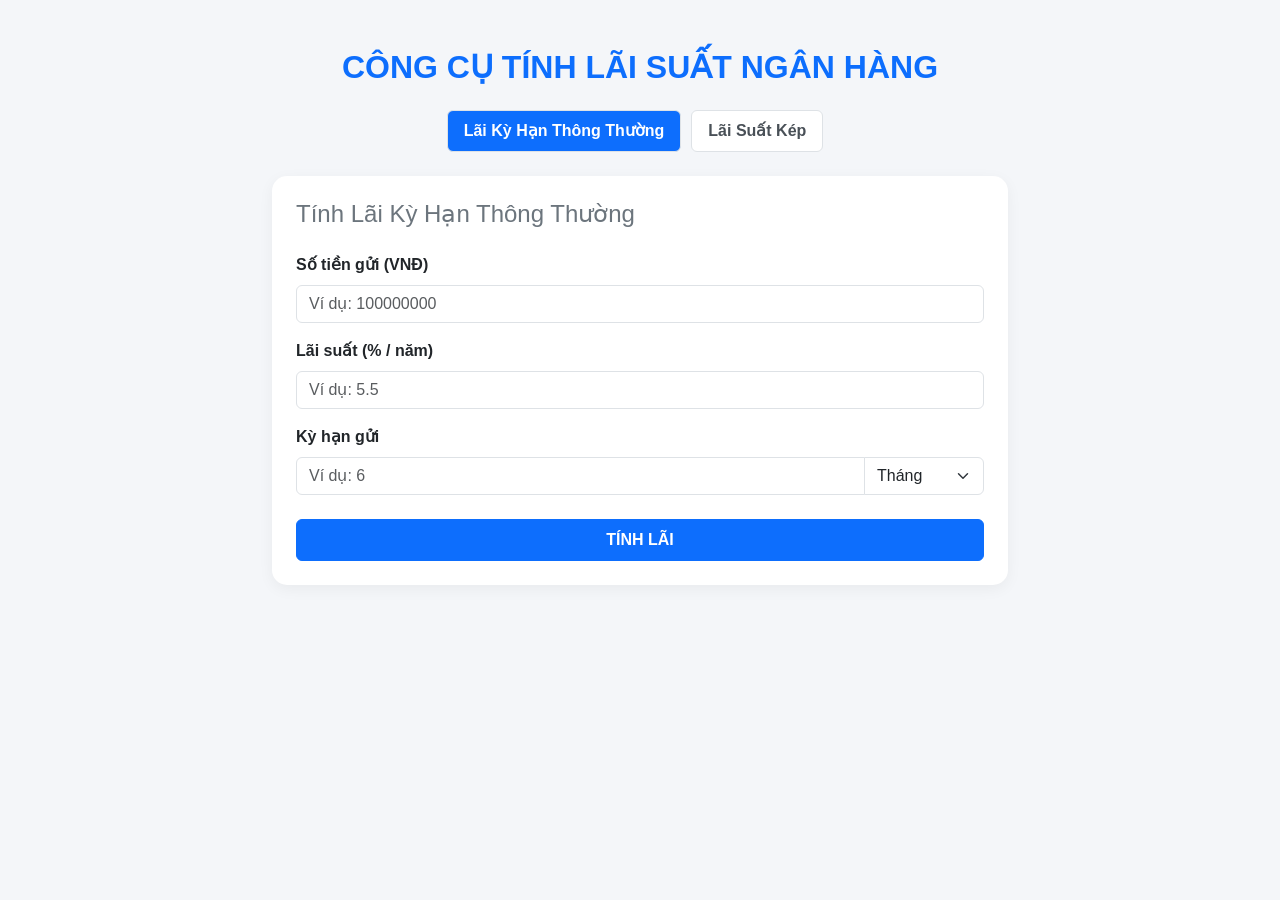
<file: website/laiSuat.html>
<!DOCTYPE html>
<html lang="vi">
<head>
    <meta charset="UTF-8">
    <meta name="viewport" content="width=device-width, initial-scale=1.0">
    <title>Ứng Dụng Tính Lãi Suất Ngân Hàng</title>
    <link href="https://cdn.jsdelivr.net/npm/bootstrap@5.3.0/dist/css/bootstrap.min.css" rel="stylesheet">
    <style>
        body {
            background-color: #f4f6f9;
            font-family: 'Segoe UI', Tahoma, Geneva, Verdana, sans-serif;
        }
        .card {
            border: none;
            border-radius: 15px;
            box-shadow: 0 4px 15px rgba(0,0,0,0.05);
        }
        .nav-pills .nav-link {
            color: #495057;
            background-color: #fff;
            border: 1px solid #dee2e6;
            margin-right: 10px;
            font-weight: 600;
        }
        .nav-pills .nav-link.active {
            background-color: #0d6efd;
            color: #fff;
        }
        .result-box {
            background-color: #e9ecef;
            border-left: 5px solid #0d6efd;
            border-radius: 5px;
        }
        .result-value {
            font-size: 1.25rem;
            font-weight: bold;
            color: #dc3545;
        }
    </style>
</head>
<body>

<div class="container py-5">
    <div class="row justify-content-center">
        <div class="col-md-8">
            <h2 class="text-center mb-4 text-primary fw-bold">CÔNG CỤ TÍNH LÃI SUẤT NGÂN HÀNG</h2>
            
            <ul class="nav nav-pills mb-4 justify-content-center" id="interestTabs" role="tablist">
                <li class="nav-item" role="presentation">
                    <button class="nav-link active" id="normal-tab" data-bs-toggle="tab" data-bs-target="#normal-pane" type="button" role="tab">Lãi Kỳ Hạn Thông Thường</button>
                </li>
                <li class="nav-item" role="presentation">
                    <button class="nav-link" id="compound-tab" data-bs-toggle="tab" data-bs-target="#compound-pane" type="button" role="tab">Lãi Suất Kép</button>
                </li>
            </ul>

            <div class="tab-content" id="myTabContent">
                
                <div class="tab-pane fade show active" id="normal-pane" role="tabpanel">
                    <div class="card p-4">
                        <h4 class="card-title mb-4 text-secondary">Tính Lãi Kỳ Hạn Thông Thường</h4>
                        <form id="normalForm">
                            <div class="mb-3">
                                <label class="form-label fw-bold">Số tiền gửi (VNĐ)</label>
                                <input type="number" class="form-control" id="normalPrincipal" placeholder="Ví dụ: 100000000" required>
                            </div>
                            <div class="mb-3">
                                <label class="form-label fw-bold">Lãi suất (% / năm)</label>
                                <input type="number" step="0.1" class="form-control" id="normalRate" placeholder="Ví dụ: 5.5" required>
                            </div>
                            <div class="mb-3">
                                <label class="form-label fw-bold">Kỳ hạn gửi</label>
                                <div class="input-group">
                                    <input type="number" class="form-control" id="normalPeriod" placeholder="Ví dụ: 6" required>
                                    <select class="form-select" id="normalPeriodType" style="max-width: 120px;">
                                        <option value="thang">Tháng</option>
                                        <option value="ngay">Ngày</option>
                                    </select>
                                </div>
                            </div>
                            <button type="button" class="btn btn-primary w-100 fw-bold py-2 mt-2" onclick="calculateNormalInterest()">TÍNH LÃI</button>
                        </form>

                        <div id="normalResult" class="result-box p-3 mt-4 d-none">
                            <p class="mb-2">Tiền lãi nhận được: <span id="normalInterestValue" class="result-value">0</span> VNĐ</p>
                            <p class="mb-0">Tổng số tiền gốc + lãi: <span id="normalTotalValue" class="fw-bold text-success">0</span> VNĐ</p>
                        </div>
                    </div>
                </div>

                <div class="tab-pane fade" id="compound-pane" role="tabpanel">
                    <div class="card p-4">
                        <h4 class="card-title mb-4 text-secondary">Tính Lãi Suất Kép (Gốc nhập lãi)</h4>
                        <form id="compoundForm">
                            <div class="mb-3">
                                <label class="form-label fw-bold">Số tiền gốc ban đầu (VNĐ)</label>
                                <input type="number" class="form-control" id="compoundPrincipal" placeholder="Ví dụ: 100000000" required>
                            </div>
                            <div class="mb-3">
                                <label class="form-label fw-bold">Lãi suất (% / năm)</label>
                                <input type="number" step="0.1" class="form-control" id="compoundRate" placeholder="Ví dụ: 6.0" required>
                            </div>
                            <div class="row">
                                <div class="col-md-6 mb-3">
                                    <label class="form-label fw-bold">Thời gian gửi</label>
                                    <div class="input-group">
                                        <input type="number" class="form-control" id="compoundTime" placeholder="Ví dụ: 2" required>
                                        <select class="form-select" id="compoundTimeType" style="max-width: 110px;">
                                            <option value="nam">Năm</option>
                                            <option value="thang">Tháng</option>
                                            <option value="ngay">Ngày</option>
                                        </select>
                                    </div>
                                </div>
                                <div class="col-md-6 mb-3">
                                    <label class="form-label fw-bold">Kỳ hạn nhập gốc</label>
                                    <select class="form-select" id="compoundCompoundType">
                                        <option value="nam">Nhập gốc theo Năm</option>
                                        <option value="thang">Nhập gốc theo Tháng</option>
                                        <option value="ngay">Nhập gốc theo Ngày</option>
                                    </select>
                                </div>
                            </div>
                            <button type="button" class="btn btn-primary w-100 fw-bold py-2 mt-2" onclick="calculateCompoundInterest()">TÍNH LÃI KÉP</button>
                        </form>

                        <div id="compoundResult" class="result-box p-3 mt-4 d-none">
                            <p class="mb-2">Tổng tiền nhận được (Cả gốc lẫn lãi): <span id="compoundTotalValue" class="result-value">0</span> VNĐ</p>
                            <p class="mb-0">Tiền lãi chênh lệch: <span id="compoundInterestValue" class="fw-bold text-success">0</span> VNĐ</p>
                        </div>
                    </div>
                </div>

            </div>
        </div>
    </div>
</div>

<script src="https://cdn.jsdelivr.net/npm/bootstrap@5.3.0/dist/js/bootstrap.bundle.min.js"></script>

<script>
    // Hàm định dạng số tiền thành chuỗi dễ đọc (Ví dụ: 1,000,000)
    function formatCurrency(num) {
        return Math.round(num).toLocaleString('vi-VN');
    }

    // 1. XỬ LÝ TÍNH LÃI THÔNG THƯỜNG
    function calculateNormalInterest() {
        const principal = parseFloat(document.getElementById('normalPrincipal').value);
        const rate = parseFloat(document.getElementById('normalRate').value) / 100; // Đổi % sang số thập phân
        const period = parseFloat(document.getElementById('normalPeriod').value);
        const periodType = document.getElementById('normalPeriodType').value;

        if (isNaN(principal) || isNaN(rate) || isNaN(period)) {
            alert("Vui lòng điền đầy đủ thông tin hợp lệ!");
            return;
        }

        let interest = 0;
        if (periodType === 'thang') {
            // Công thức tính theo tháng: Gốc * Lãi suất năm * (Số tháng / 12)
            interest = principal * rate * (period / 12);
        } else if (periodType === 'ngay') {
            // Công thức tính theo ngày: Gốc * Lãi suất năm * (Số ngày / 365)
            interest = principal * rate * (period / 365);
        }

        const total = principal + interest;

        // Hiển thị kết quả
        document.getElementById('normalInterestValue').innerText = formatCurrency(interest);
        document.getElementById('normalTotalValue').innerText = formatCurrency(total);
        document.getElementById('normalResult').classList.remove('d-none');
    }

    // 2. XỬ LÝ TÍNH LÃI KÉP
    function calculateCompoundInterest() {
        const principal = parseFloat(document.getElementById('compoundPrincipal').value);
        const annualRate = parseFloat(document.getElementById('compoundRate').value) / 100;
        const timeVal = parseFloat(document.getElementById('compoundTime').value);
        const timeType = document.getElementById('compoundTimeType').value;
        const compoundType = document.getElementById('compoundCompoundType').value;

        if (isNaN(principal) || isNaN(annualRate) || isNaN(timeVal)) {
            alert("Vui lòng điền đầy đủ thông tin hợp lệ!");
            return;
        }

        // Quy đổi tổng thời gian gửi sang đơn vị "Năm" để làm chuẩn tính toán ban đầu
        let totalYears = 0;
        if (timeType === 'nam') {
            totalYears = timeVal;
        } else if (timeType === 'thang') {
            totalYears = timeVal / 12;
        } else if (timeType === 'ngay') {
            totalYears = timeVal / 365;
        }

        // Xác định số lần nhập gốc trong 1 năm (n) và số kỳ hạn tổng cộng (t)
        let n = 1; // Số lần nhập gốc mỗi năm
        if (compoundType === 'thang') {
            n = 12;
        } else if (compoundType === 'ngay') {
            n = 365;
        }

        // Tổng số kỳ hạn nhập gốc trong suốt thời gian gửi
        let totalPeriods = totalYears * n;

        // Công thức lãi kép chuẩn: A = P * (1 + r/n)^(n*t)
        // Trong đó n*t chính là tổng số kỳ hạn nhập gốc (totalPeriods)
        const total = principal * Math.pow((1 + (annualRate / n)), totalPeriods);
        const interest = total - principal;

        // Hiển thị kết quả
        document.getElementById('compoundTotalValue').innerText = formatCurrency(total);
        document.getElementById('compoundInterestValue').innerText = formatCurrency(interest);
        document.getElementById('compoundResult').classList.remove('d-none');
    }
</script>
</body>
</html>
</file>
